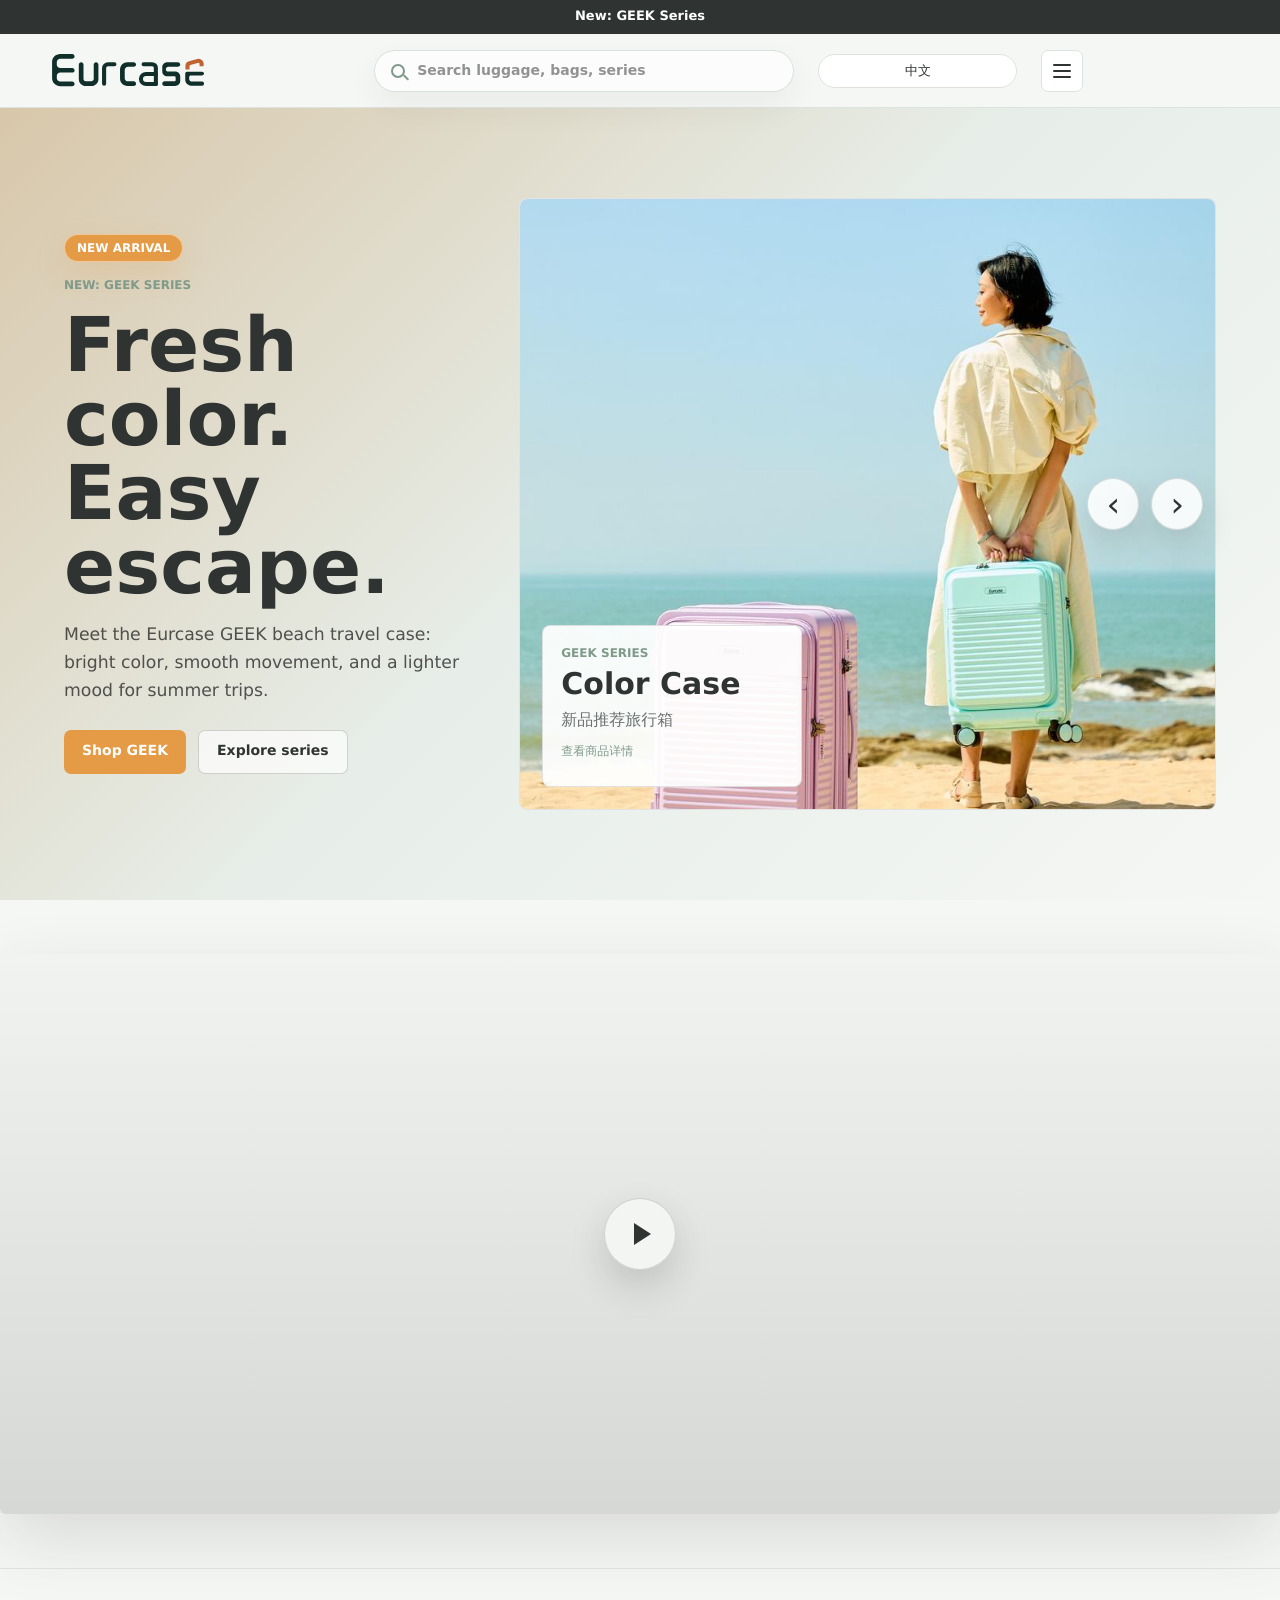
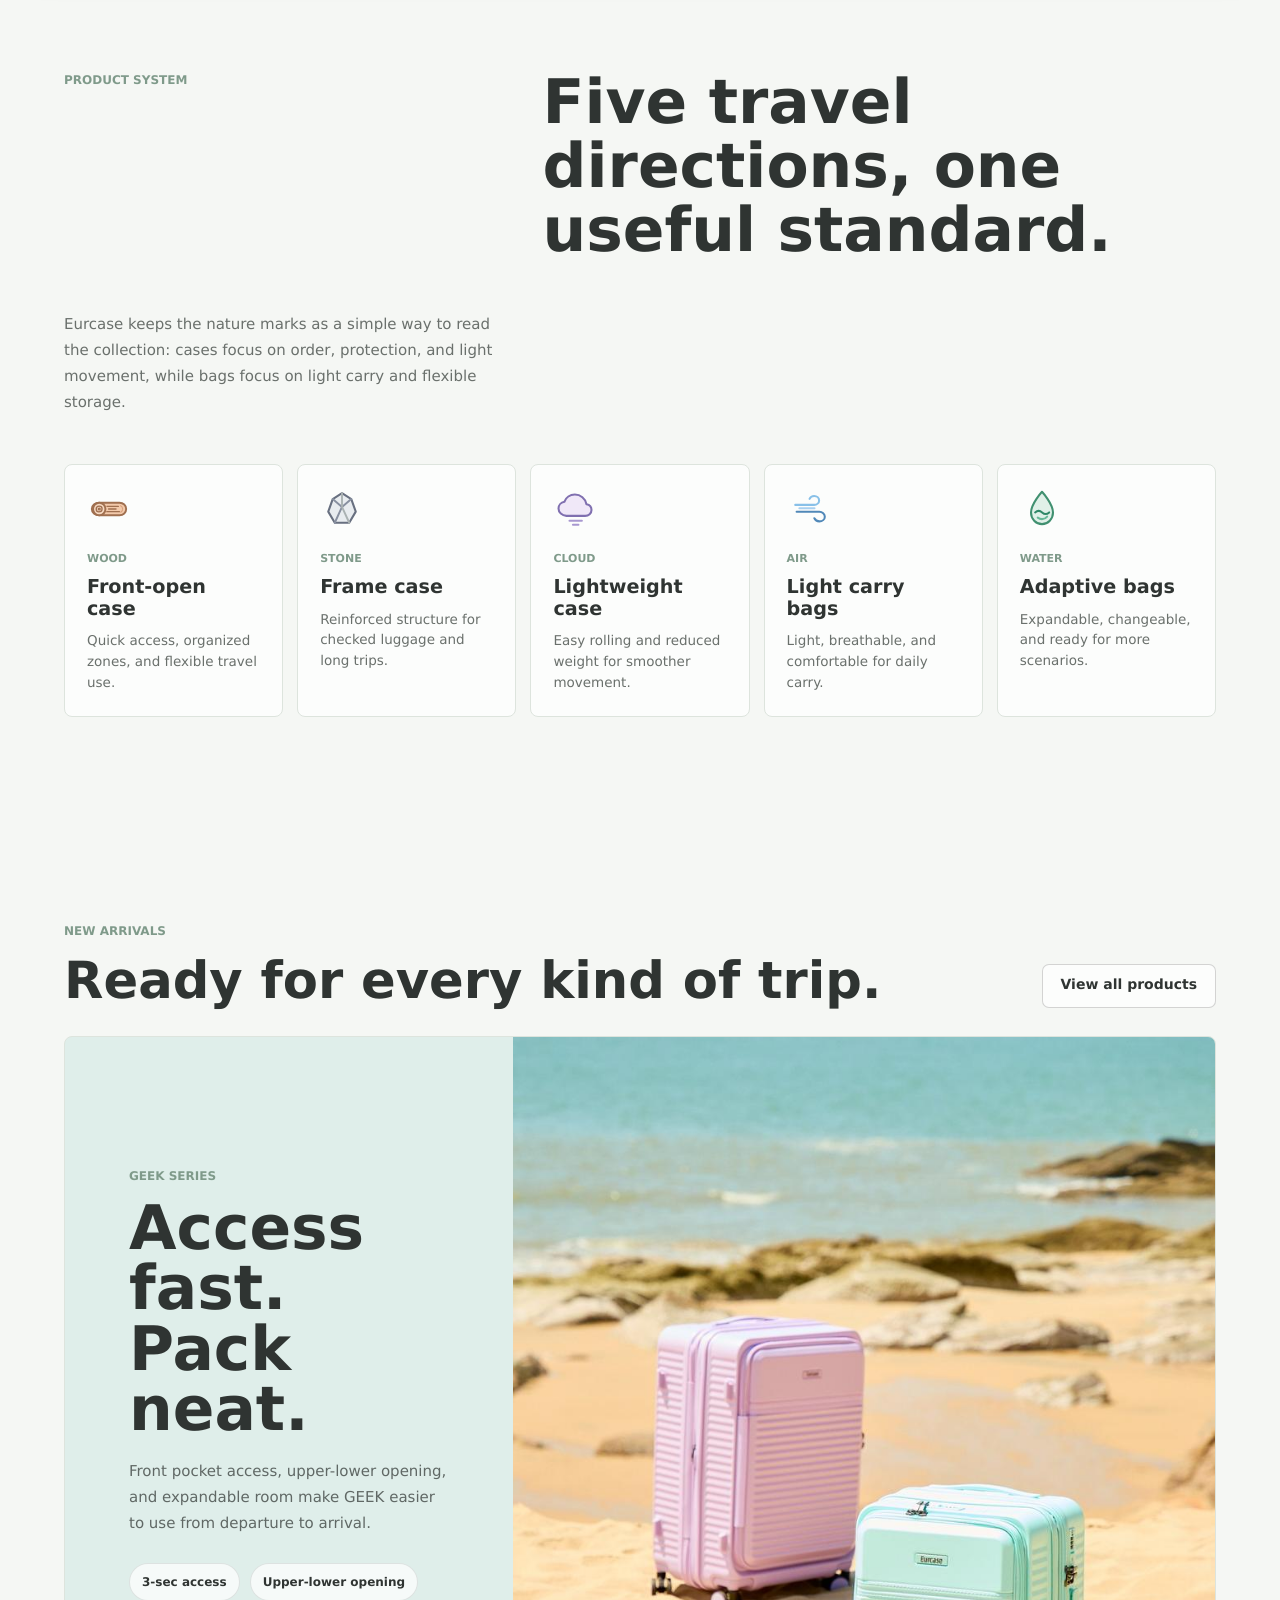
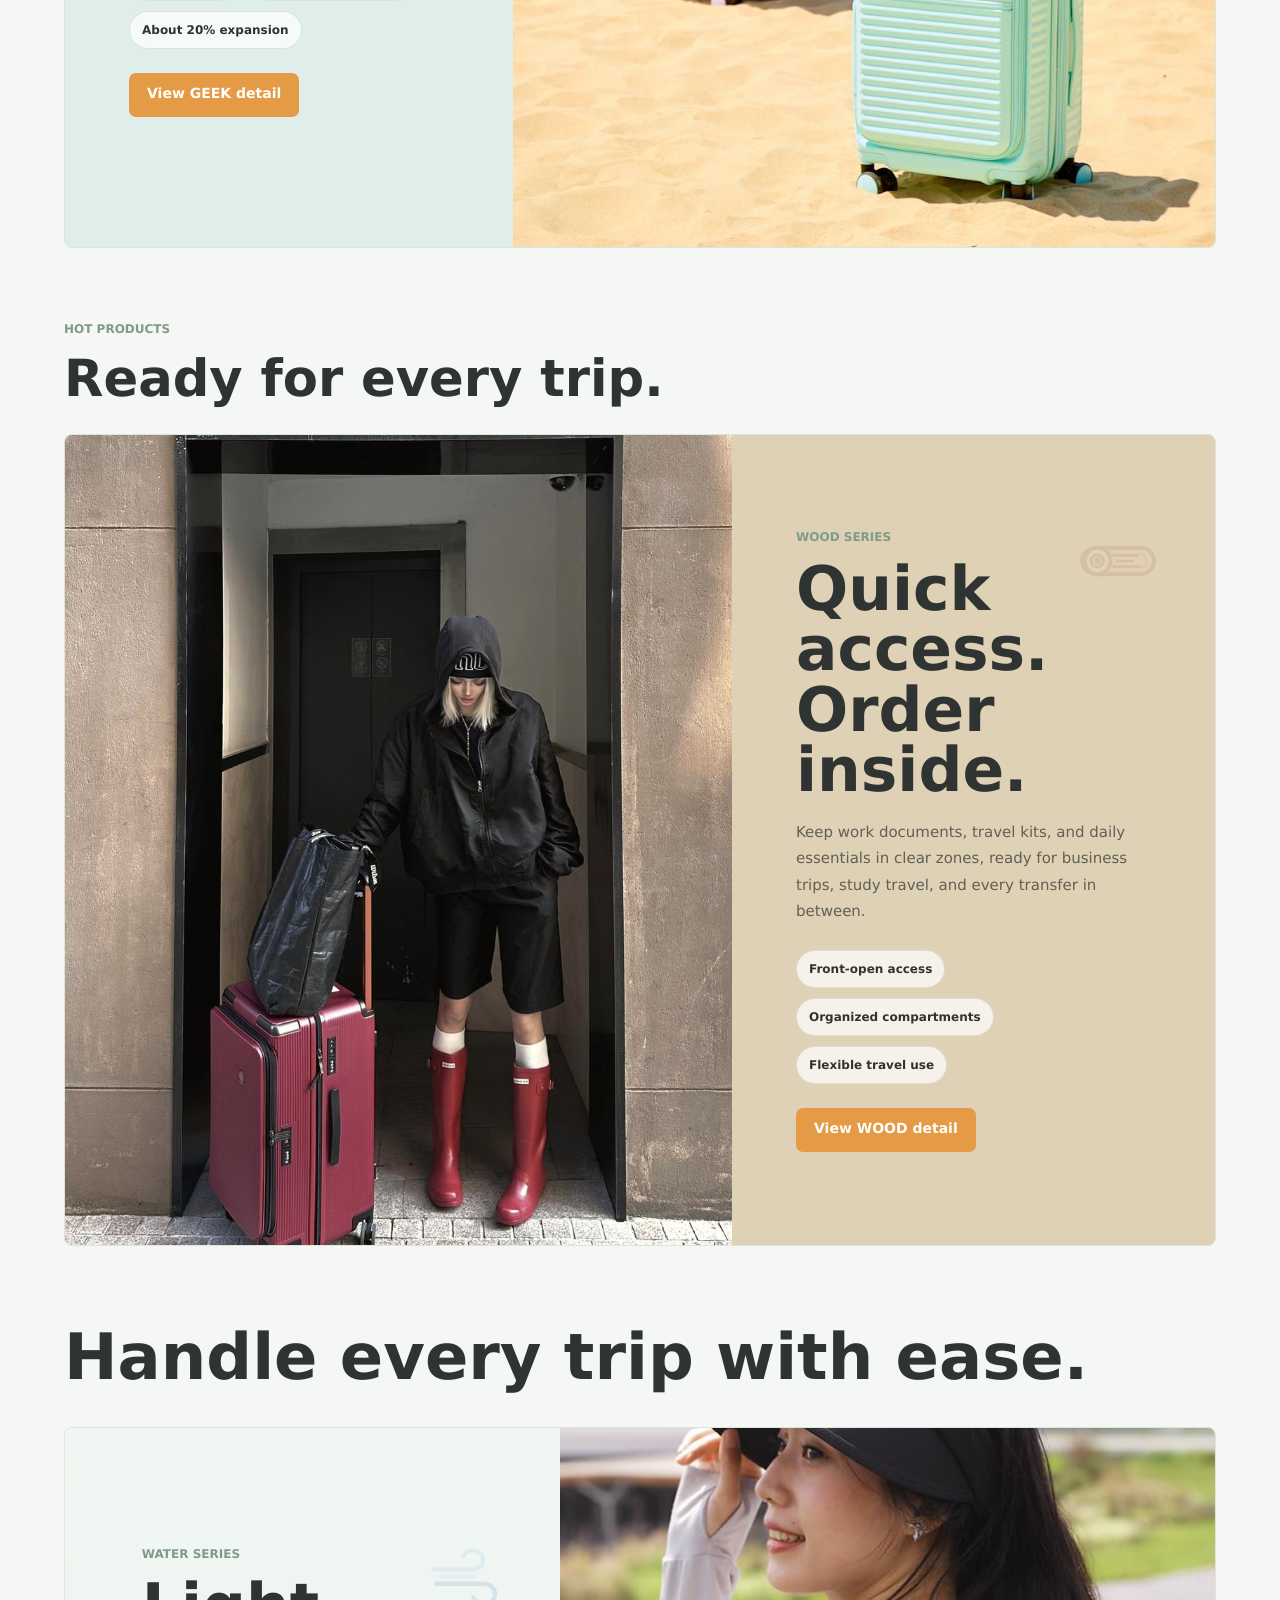
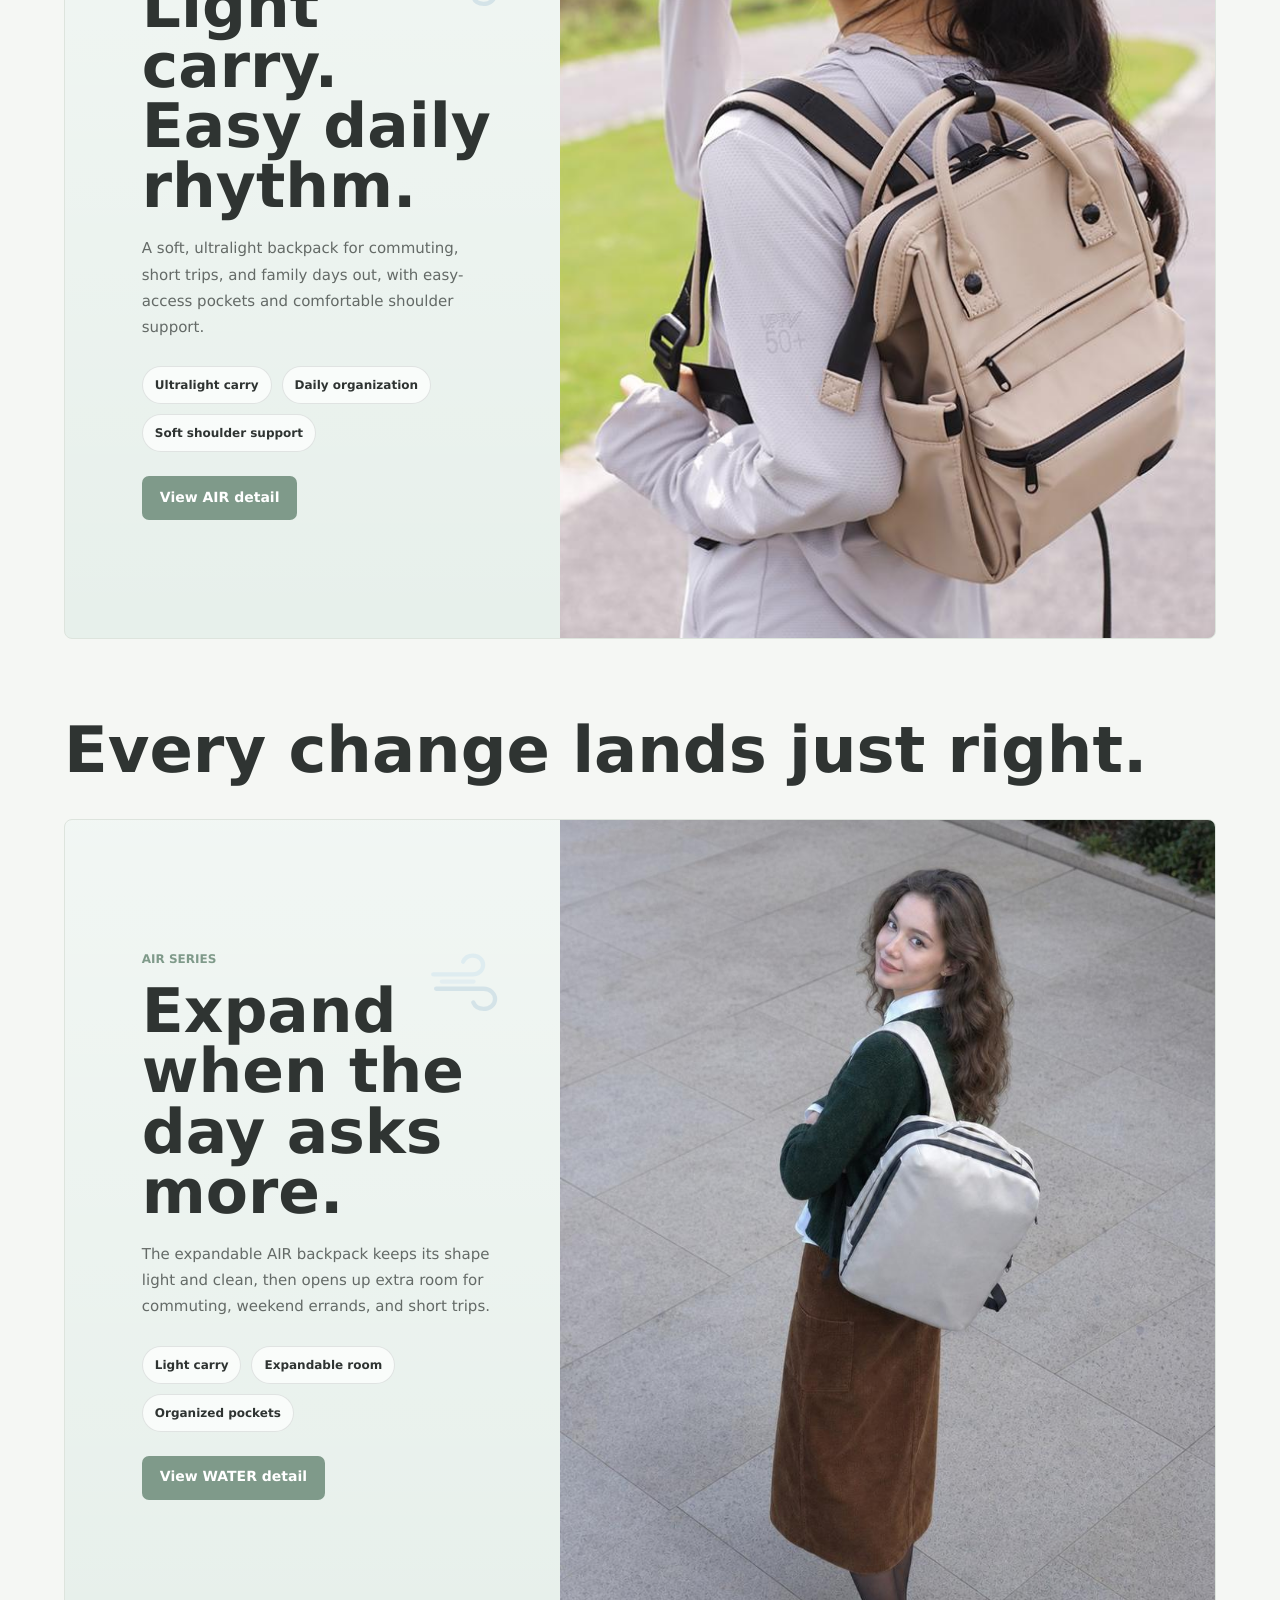
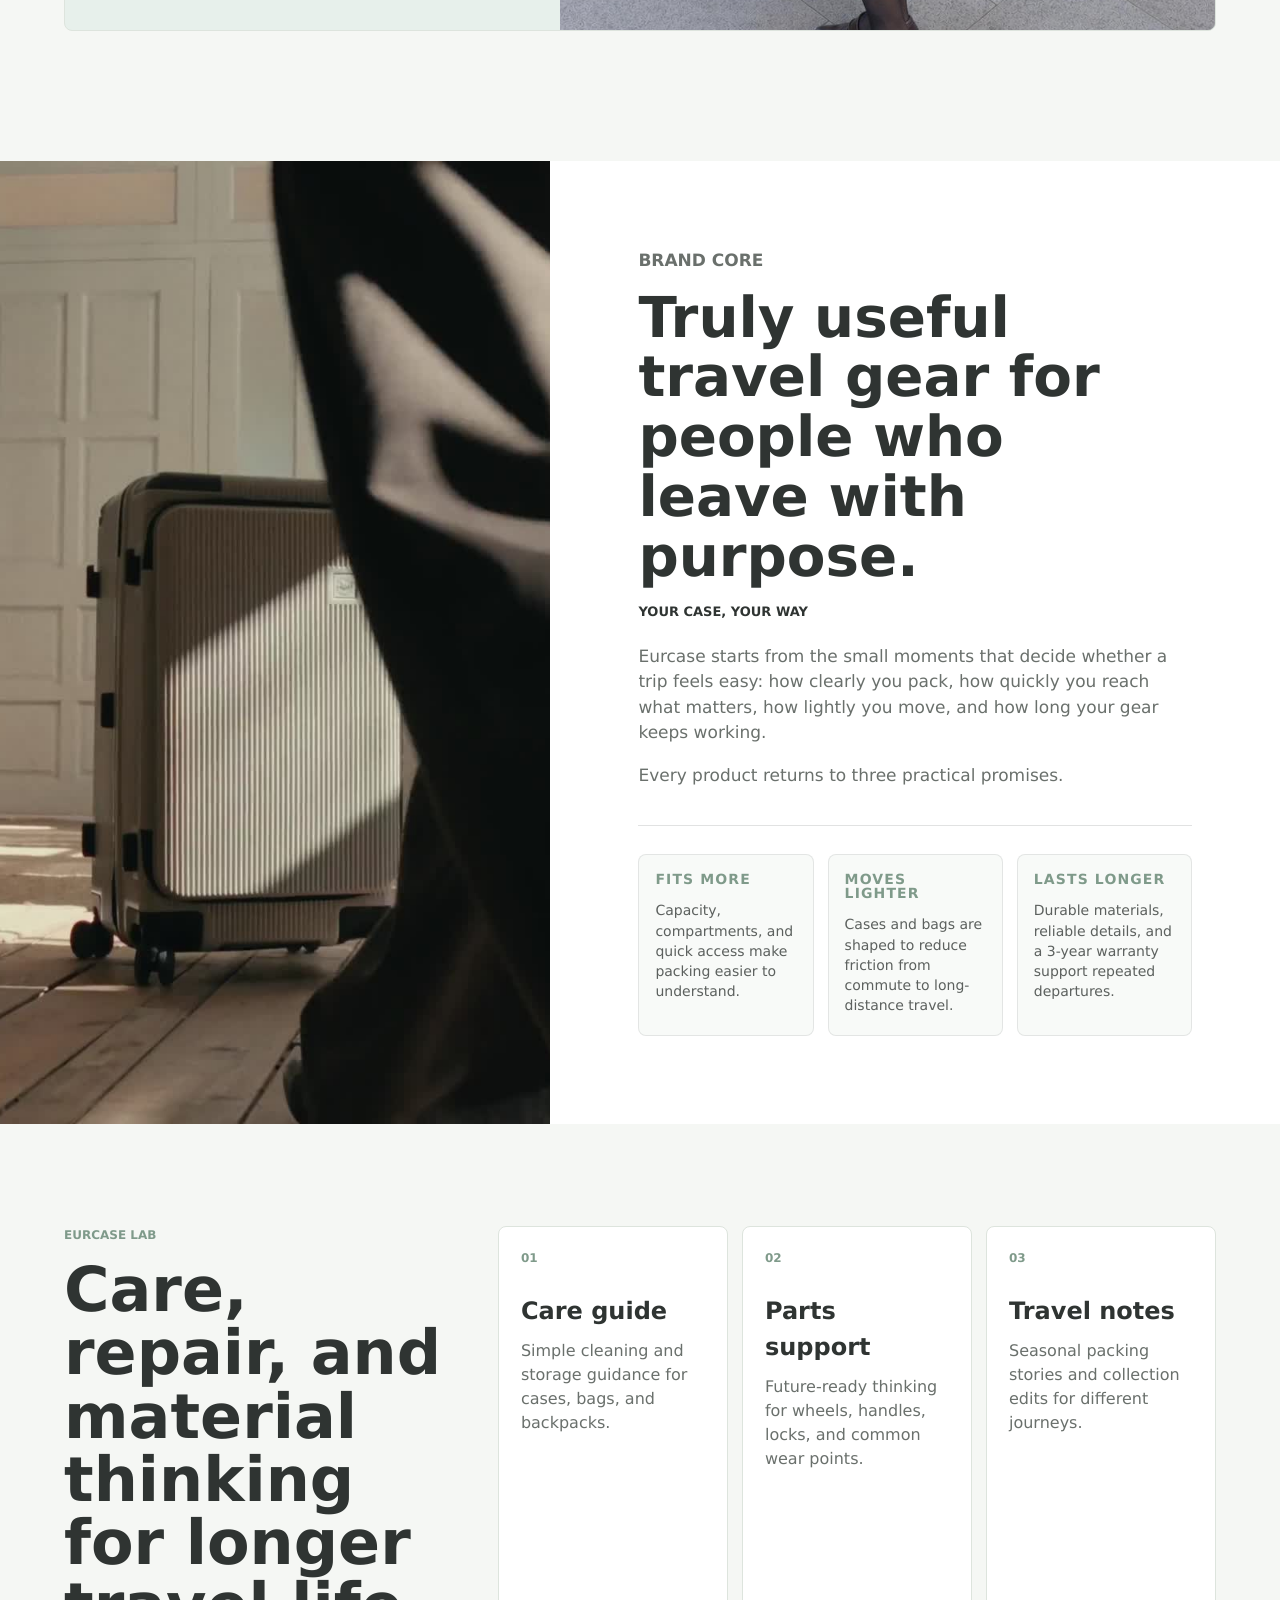
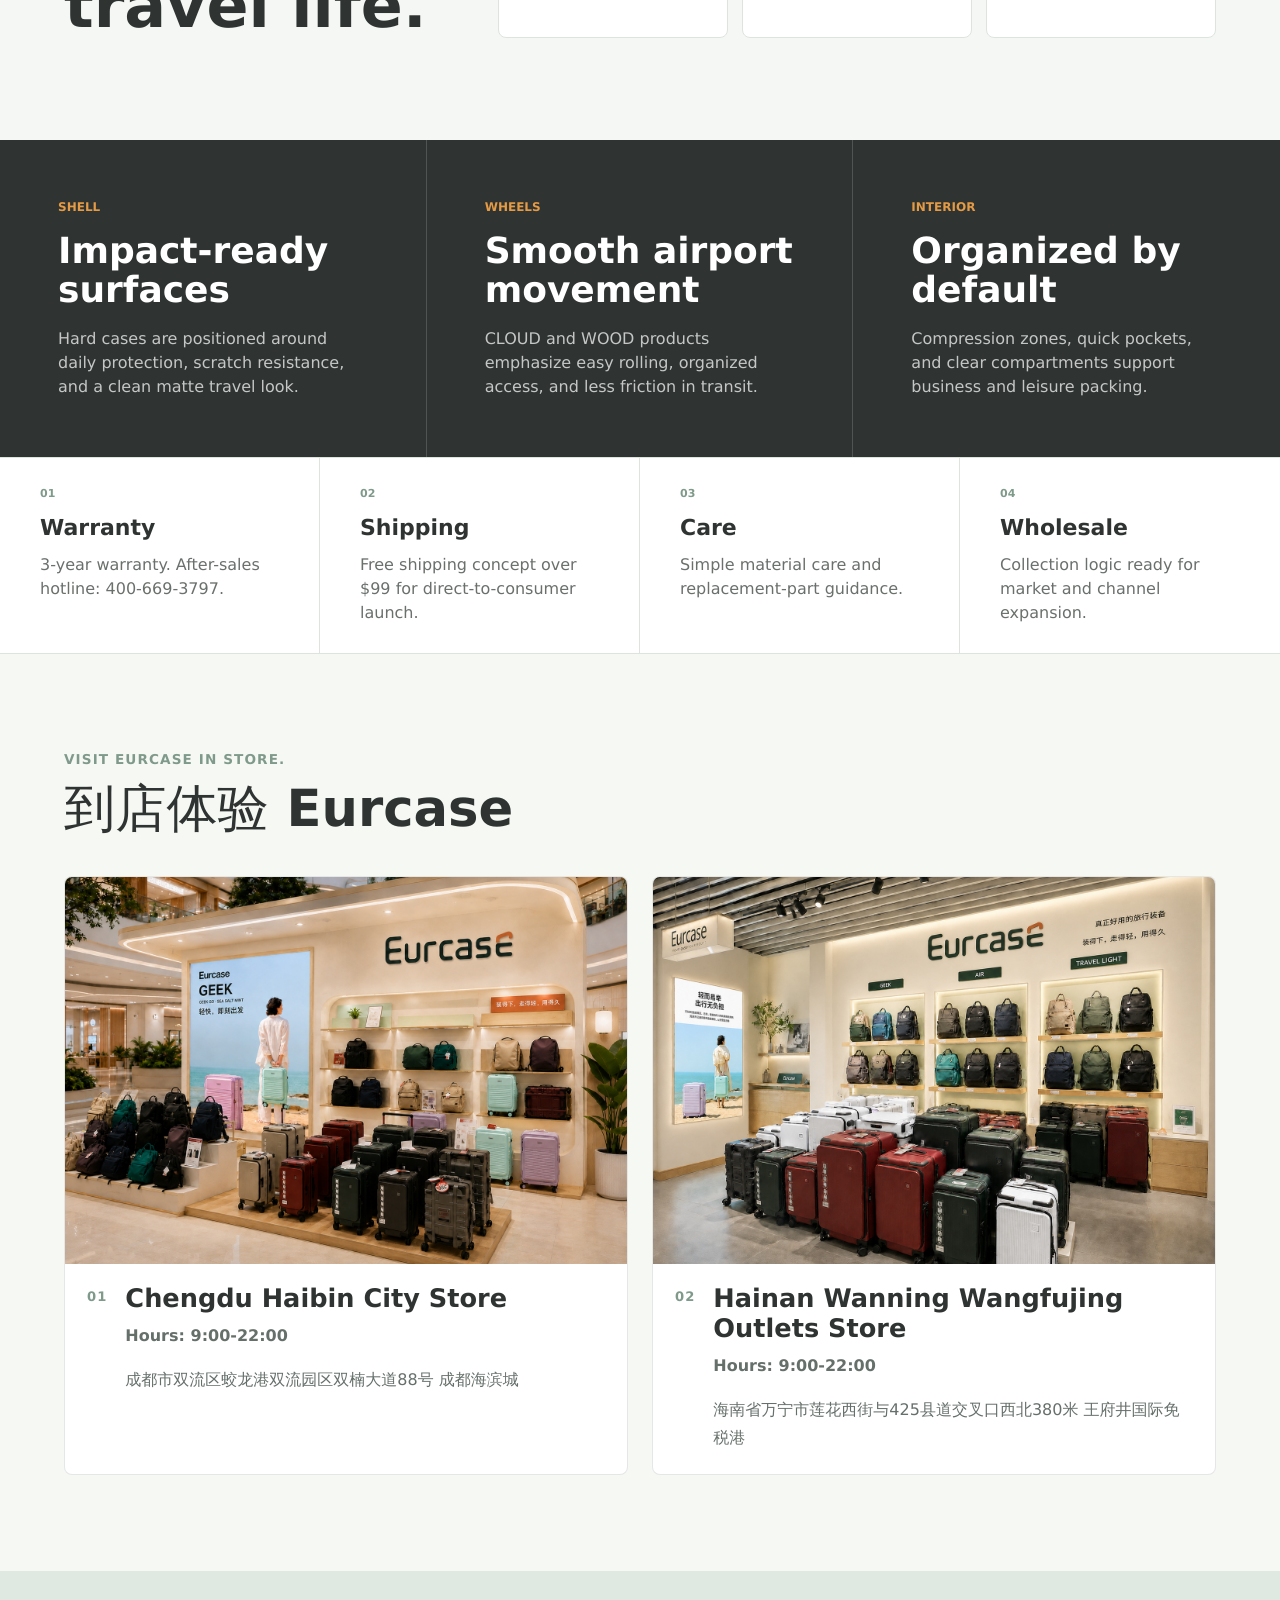
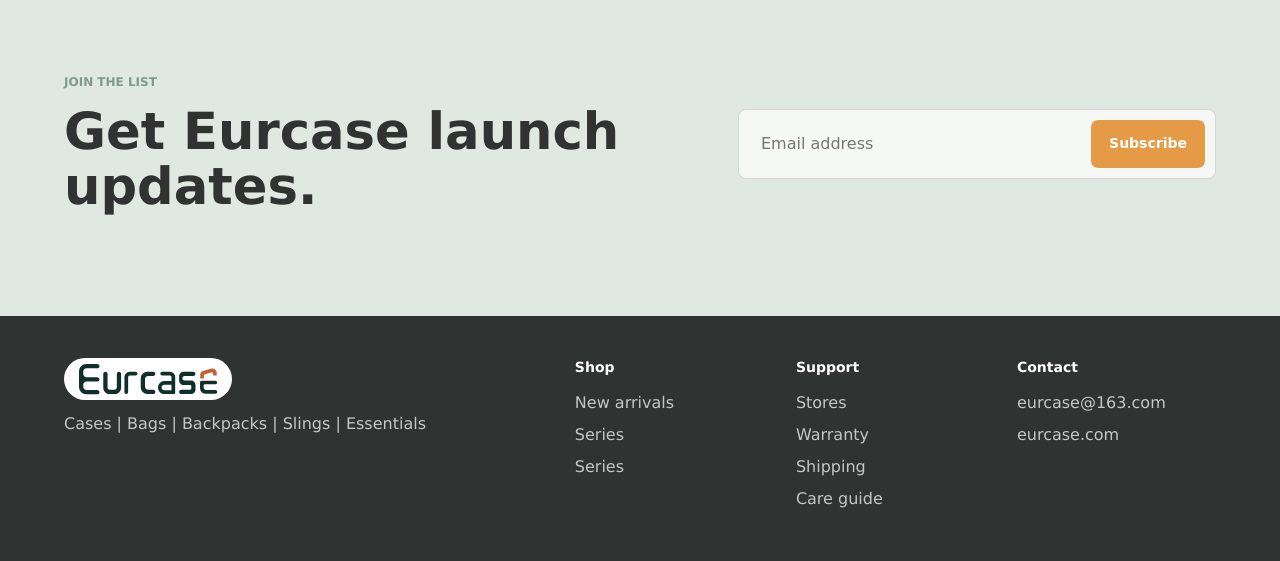
<file: index.html>
<!doctype html>
<html lang="en">
  <head>
    <meta charset="UTF-8" />
    <meta name="viewport" content="width=device-width, initial-scale=1.0" />
    <title>Eurcase | Travel Luggage</title>
    <meta name="description" content="Eurcase designs travel luggage and bags for ordered, effortless movement, from front-open cases to lightweight bags." />
    <link rel="canonical" href="https://eurcase.com/" />
    <link rel="alternate" hreflang="en" href="https://eurcase.com/" />
    <link rel="alternate" hreflang="zh-CN" href="https://eurcase.com/?lang=zh" />
    <link rel="stylesheet" href="./src/styles.css?v=mobile-logo-layout-20260826" />
  </head>
  <body>
    <div class="promo-bar">
      <span>New: GEEK Series</span>
    </div>

    <header class="site-header">
      <a class="brand" href="#top" aria-label="Eurcase home">
        <span class="brand-logo-frame">
          <img class="brand-logo-image" src="./assets/eurcase-wordmark-clean.svg" alt="Eurcase" />
        </span>
      </a>
      <form class="site-search" action="#products" role="search">
        <label class="sr-only" for="site-search-input">Search Eurcase</label>
        <span aria-hidden="true"></span>
        <input id="site-search-input" type="search" name="q" placeholder="Search luggage, bags, series" data-search-input />
      </form>
      <button class="language-toggle" type="button" data-lang-toggle aria-label="Switch language">中文</button>
      <button class="icon-button" type="button" aria-label="Open navigation" aria-expanded="false" data-menu-toggle>
        <span></span>
        <span></span>
        <span></span>
      </button>
      <nav class="menu-nav" aria-label="Primary navigation" data-menu-panel>
        <a href="#series">Cases</a>
        <a href="#air-light-backpack">Bags</a>
        <a href="#best-sellers">Best Sellers</a>
        <a href="#series">Series</a>
        <a href="#story">Brand Core</a>
        <a href="#stores">Stores</a>
        <a href="#care">Support</a>
      </nav>
    </header>

    <main>
      <section class="hero" id="top">
        <div class="hero-copy hero-carousel-copy">
          <div class="hero-copy-panel hero-copy-panel-geek is-active">
            <a class="launch-badge" href="./geek.html?lang=en&v=detail-display-fix-20260722">New Arrival</a>
            <p class="eyebrow">New: GEEK Series</p>
            <h1 class="split-title" data-split-title data-zh-lines="清新配色 即刻出发" data-en-title="Fresh color. Easy escape.">Fresh color. Easy escape.</h1>
            <p>
              Meet the Eurcase GEEK beach travel case: bright color, smooth movement, and a lighter mood for summer trips.
            </p>
            <div class="hero-actions">
              <a class="primary-action" href="./geek.html?lang=en&v=detail-display-fix-20260722">Shop GEEK</a>
              <a class="secondary-action" href="#series">Explore series</a>
            </div>
          </div>
          <div class="hero-copy-panel hero-copy-panel-wood">
            <p class="eyebrow">WOOD Series</p>
            <h1 class="split-title" data-split-title data-zh-lines="有序开合 轻松出发" data-en-title="Open neat. Move easy.">Open neat. Move easy.</h1>
            <p>
              Meet the Eurcase WOOD Front-open Case: organized access, warm utility, and practical compartments for work trips and easy departures.
            </p>
            <div class="hero-actions">
              <a class="primary-action" href="./wood.html?lang=en&v=detail-display-fix-20260722">Shop WOOD</a>
              <a class="secondary-action" href="#series">Shop by category</a>
            </div>
          </div>
          <div class="hero-copy-panel hero-copy-panel-stone">
            <p class="eyebrow">STONE Series</p>
            <h1>Built tough. Travel calm.</h1>
            <p>
              Meet the Eurcase STONE Frame Case: reinforced protection, secure corners, and a confident hard-shell build for demanding routes.
            </p>
            <div class="hero-actions">
              <a class="primary-action" href="./stone.html?lang=en&v=stone-redesign-20260723">Shop STONE</a>
              <a class="secondary-action" href="#series">Explore series</a>
            </div>
          </div>
          <div class="hero-dots" aria-label="Featured product slides">
            <i class="active"></i>
            <i></i>
            <i></i>
          </div>
        </div>
        <div class="hero-product" aria-label="View Eurcase featured luggage">
          <span class="hero-slide hero-slide-geek is-active">
            <a class="hero-slide-link" href="./geek.html?lang=en&v=detail-display-fix-20260722" aria-label="View GEEK Series product detail"></a>
            <img decoding="async"  srcset="./assets/mobile/geek-carousel-person-0117-20260721-mobile.jpg 820w, ./assets/geek-carousel-person-0117-20260721.jpg 1440w" sizes="(max-width: 820px) 100vw, 50vw" src="./assets/geek-carousel-person-0117-20260721.jpg?v=carousel-person-0117-20260721" alt="Eurcase GEEK colorful beach travel case" />
            <span class="hero-product-card">
              <span>GEEK Series</span>
              <h2>Color Case</h2>
              <p>新品推荐旅行箱</p>
              <span class="hero-card-link">查看商品详情</span>
            </span>
          </span>
          <span class="hero-slide hero-slide-wood">
            <a class="hero-slide-link" href="./wood.html?lang=en&v=detail-display-fix-20260722" aria-label="View WOOD Series product detail"></a>
            <img decoding="async"  srcset="./assets/mobile/hero-1-access-mobile.jpg 820w, ./assets/hero-1-access.jpg 1440w" sizes="(max-width: 820px) 100vw, 50vw" src="./assets/hero-1-access.jpg" alt="Eurcase WOOD front-open luggage collection" />
            <span class="hero-product-card">
              <span>WOOD Series</span>
              <h2>Front-open Case</h2>
              <p>&#24555;&#21462;&#21069;&#24320;&#26053;&#34892;&#31665;</p>
            </span>
          </span>
          <span class="hero-slide hero-slide-stone">
            <a class="hero-slide-link" href="./stone.html?lang=en&v=stone-redesign-20260723" aria-label="View STONE Series product detail"></a>
            <img decoding="async"  srcset="./assets/mobile/hero-2-stone-mobile.jpg 820w, ./assets/hero-2-stone.jpg 1440w" sizes="(max-width: 820px) 100vw, 50vw" src="./assets/hero-2-stone.jpg" alt="Eurcase STONE protective frame luggage" />
            <span class="hero-product-card">
              <span>STONE Series</span>
              <h2>Frame Case</h2>
              <p>&#22362;&#22266;&#38450;&#25252;&#38109;&#26694;&#31665;</p>
            </span>
          </span>
        </div>
        <div class="hero-controls" aria-label="Hero image controls">
          <button class="hero-control hero-control-prev" type="button" aria-label="Previous hero image">&#8249;</button>
          <button class="hero-control hero-control-next" type="button" aria-label="Next hero image">&#8250;</button>
        </div>
      </section>

      <section class="series-video-section" id="series-stories" aria-label="Featured series video">
        <div class="series-video-frame" data-video-frame>
          <img decoding="async" class="series-video series-video-poster"  srcset="./assets/mobile/series-stories-poster-mobile.jpg 820w, ./assets/series-stories-poster.jpg 1440w" sizes="(max-width: 820px) 100vw, 50vw" src="./assets/series-stories-poster.jpg?v=video-fast-start-20260717" data-video-key="series-stories" alt="Eurcase brand film cover" />
          <button class="series-video-play" type="button" data-video-play aria-label="Play Eurcase brand video">
            <span></span>
          </button>
        </div>
        <div class="series-video-copy">
          <p class="section-kicker">Eurcase in motion</p>
          <h2>Move lighter through every kind of trip.</h2>
          <a class="secondary-action" href="#best-sellers">Explore the collection</a>
        </div>
      </section>

      <section class="section nature-system" id="series" aria-label="Eurcase nature element design system">
        <div class="nature-system-heading">
          <p class="section-kicker">Product system</p>
          <h2>Five travel directions, one useful standard.</h2>
          <p>
            Eurcase keeps the nature marks as a simple way to read the collection: cases focus on order, protection, and light movement, while bags focus on light carry and flexible storage.
          </p>
        </div>
        <div class="nature-series-grid">
          <a class="nature-series-card" href="./wood.html?lang=en&v=detail-display-fix-20260722">
            <img loading="lazy" decoding="async" class="series-icon" src="./assets/nature-icons-apple-system/wood-color.svg?v=wood-icon-20260731" alt="" />
            <span>WOOD</span>
            <h3>Front-open case</h3>
            <p>Quick access, organized zones, and flexible travel use.</p>
          </a>
          <a class="nature-series-card" href="./stone.html?lang=en&v=stone-redesign-20260723">
            <img loading="lazy" decoding="async" class="series-icon" src="./assets/nature-icons-apple-system/stone-color.svg?v=icon-colors-20260706" alt="" />
            <span>STONE</span>
            <h3>Frame case</h3>
            <p>Reinforced structure for checked luggage and long trips.</p>
          </a>
          <a class="nature-series-card" href="./geek.html?lang=en&v=video-no-sniff-20260724">
            <img loading="lazy" decoding="async" class="series-icon" src="./assets/nature-icons-apple-system/cloud-color.svg?v=icon-colors-20260706" alt="" />
            <span>CLOUD</span>
            <h3>Lightweight case</h3>
            <p>Easy rolling and reduced weight for smoother movement.</p>
          </a>
          <a class="nature-series-card" href="./air.html?lang=en&v=detail-display-fix-20260722">
            <img loading="lazy" decoding="async" class="series-icon" src="./assets/nature-icons-apple-system/air-color.svg?v=icon-colors-20260706" alt="" />
            <span>AIR</span>
            <h3>Light carry bags</h3>
            <p>Light, breathable, and comfortable for daily carry.</p>
          </a>
          <a class="nature-series-card" href="#top">
            <img loading="lazy" decoding="async" class="series-icon" src="./assets/nature-icons-apple-system/water-color.svg?v=icon-colors-20260706" alt="" />
            <span>WATER</span>
            <h3>Adaptive bags</h3>
            <p>Expandable, changeable, and ready for more scenarios.</p>
          </a>
        </div>
      </section>

      <section class="section product-section" id="products">
        <div class="section-heading">
          <div>
            <p class="section-kicker">New Arrivals</p>
            <h2>Ready for every kind of trip.</h2>
          </div>
          <a class="text-link" href="#contact">View all products</a>
        </div>
        <section class="new-arrival-screen" id="new-arrivals" aria-label="New arrival feature">
          <div class="new-arrival-copy">
            <p class="section-kicker">GEEK Series</p>
            <h2 class="split-title" data-split-title data-zh-lines="3秒取物|有序出发。" data-en-title="Access fast. Pack neat.">Access fast. Pack neat.</h2>
            <p>
              Front pocket access, upper-lower opening, and expandable room make GEEK easier to use from departure to arrival.
            </p>
            <div class="new-arrival-points" aria-label="GEEK key features">
              <span>3-sec access</span>
              <span>Upper-lower opening</span>
              <span>About 20% expansion</span>
            </div>
            <div class="hero-actions">
              <a class="primary-action" href="./geek.html?lang=en&v=detail-display-fix-20260722">View GEEK detail</a>
            </div>
          </div>
          <div class="new-arrival-media">
            <img loading="lazy" decoding="async"  srcset="./assets/mobile/geek-beach-cases-new-arrival-20260721-mobile.jpg 820w, ./assets/geek-beach-cases-new-arrival-20260721.jpg 1440w" sizes="(max-width: 820px) 100vw, 50vw" src="./assets/geek-beach-cases-new-arrival-20260721.jpg?v=carousel-refresh-20260721" alt="Eurcase GEEK new arrival beach travel case" />
          </div>
        </section>
        <div class="section-heading product-subheading" id="best-sellers">
          <div>
            <p class="section-kicker">Hot products</p>
            <h2>Ready for every trip.</h2>
          </div>
        </div>
        <section class="hot-product-screen hot-product-wood" id="wood-hot-product" aria-label="WOOD hot product feature">
          <div class="hot-product-media">
            <img loading="lazy" decoding="async"  srcset="./assets/mobile/wood-red-lifestyle-warm-20260721-mobile.jpg 820w, ./assets/wood-red-lifestyle-warm-20260721.jpg 1440w" sizes="(max-width: 820px) 100vw, 50vw" src="./assets/wood-red-lifestyle-warm-20260721.jpg" alt="Eurcase WOOD red front-open suitcase lifestyle scene" />
          </div>
          <div class="hot-product-copy">
            <p class="section-kicker">WOOD Series</p>
            <h2 class="split-title" data-split-title data-zh-lines="前开快取|有序收纳。" data-en-title="Quick access. Order inside.">Quick access. Order inside.</h2>
            <p>
              Keep work documents, travel kits, and daily essentials in clear zones, ready for business trips, study travel, and every transfer in between.
            </p>
            <div class="new-arrival-points" aria-label="WOOD key features">
              <span>Front-open access</span>
              <span>Organized compartments</span>
              <span>Flexible travel use</span>
            </div>
            <div class="hero-actions">
              <a class="primary-action" href="./wood.html?lang=en&v=detail-display-fix-20260722">View WOOD detail</a>
            </div>
          </div>
        </section>
        <div class="product-transition-heading">
          <h2>Handle every trip with ease.</h2>
        </div>
        <section class="hot-product-screen hot-product-backpack" id="air-light-backpack" aria-label="AIR ultralight backpack feature">
          <div class="hot-product-copy">
            <p class="section-kicker">WATER Series</p>
            <h2 class="split-title" data-split-title data-zh-lines="轻盈背负|从容日常。" data-en-title="Light carry. Easy daily rhythm.">Light carry. Easy daily rhythm.</h2>
            <p>
              A soft, ultralight backpack for commuting, short trips, and family days out, with easy-access pockets and comfortable shoulder support.
            </p>
            <div class="new-arrival-points" aria-label="AIR backpack key features">
              <span>Ultralight carry</span>
              <span>Daily organization</span>
              <span>Soft shoulder support</span>
            </div>
            <div class="hero-actions">
              <a class="primary-action" href="./air.html?lang=en&v=detail-display-fix-20260722">View AIR detail</a>
            </div>
          </div>
          <div class="hot-product-media">
            <img loading="lazy" decoding="async"  srcset="./assets/mobile/backpack/air-light-backpack-lifestyle-mobile.jpg 820w, ./assets/backpack/air-light-backpack-lifestyle.jpg 1440w" sizes="(max-width: 820px) 100vw, 50vw" src="./assets/backpack/air-light-backpack-lifestyle.jpg" alt="Eurcase AIR ultralight backpack lifestyle scene" />
          </div>
        </section>
        <div class="product-transition-heading">
          <h2>Every change lands just right.</h2>
        </div>
        <section class="hot-product-screen hot-product-backpack hot-product-placeholder" id="air-light-backpack-extra" aria-label="AIR extra backpack feature placeholder">
          <div class="hot-product-copy">
            <p class="section-kicker">AIR Series</p>
            <h2 class="split-title" data-split-title data-zh-lines="随行扩容|从容多装" data-en-title="Expand when the day asks more.">Expand when the day asks more.</h2>
            <p>
              The expandable AIR backpack keeps its shape light and clean, then opens up extra room for commuting, weekend errands, and short trips.
            </p>
            <div class="new-arrival-points" aria-label="AIR placeholder key features">
              <span>Light carry</span>
              <span>Expandable room</span>
              <span>Organized pockets</span>
            </div>
            <div class="hero-actions">
              <a class="primary-action" href="./air-expandable.html?lang=en&v=water-expandable-detail-20260727">View WATER detail</a>
            </div>
          </div>
          <div class="hot-product-media">
            <img loading="lazy" decoding="async"  srcset="./assets/mobile/backpack/air-expandable-backpack-lifestyle-mobile.jpg 820w, ./assets/backpack/air-expandable-backpack-lifestyle.jpg 1440w" sizes="(max-width: 820px) 100vw, 50vw" src="./assets/backpack/air-expandable-backpack-lifestyle.jpg" alt="Eurcase AIR expandable backpack lifestyle scene" />
          </div>
        </section>
      </section>

      <section class="brand-story" id="story">
        <div class="story-media">
          <img src="./assets/series-stories-poster.jpg" alt="Eurcase brand philosophy film still" />
        </div>
        <div class="story-copy">
          <p class="section-kicker">Brand Core</p>
          <h2>Truly useful travel gear for people who leave with purpose.</h2>
          <p class="story-signature">YOUR CASE, YOUR WAY</p>
          <p>
            Eurcase starts from the small moments that decide whether a trip feels easy: how clearly you pack, how quickly you reach what matters, how lightly you move, and how long your gear keeps working.
          </p>
          <p>
            Every product returns to three practical promises.
          </p>
          <div class="story-stats">
            <div>
              <strong>Fits more</strong>
              <span>Capacity, compartments, and quick access make packing easier to understand.</span>
            </div>
            <div>
              <strong>Moves lighter</strong>
              <span>Cases and bags are shaped to reduce friction from commute to long-distance travel.</span>
            </div>
            <div>
              <strong>Lasts longer</strong>
              <span>Durable materials, reliable details, and a 3-year warranty support repeated departures.</span>
            </div>
          </div>
        </div>
      </section>

      <section class="journal-strip" aria-label="Brand projects">
        <div>
          <p class="section-kicker">Eurcase Lab</p>
          <h2>Care, repair, and material thinking for longer travel life.</h2>
        </div>
        <div class="journal-cards">
          <article>
            <span>01</span>
            <h3>Care guide</h3>
            <p>Simple cleaning and storage guidance for cases, bags, and backpacks.</p>
          </article>
          <article>
            <span>02</span>
            <h3>Parts support</h3>
            <p>Future-ready thinking for wheels, handles, locks, and common wear points.</p>
          </article>
          <article>
            <span>03</span>
            <h3>Travel notes</h3>
            <p>Seasonal packing stories and collection edits for different journeys.</p>
          </article>
        </div>
      </section>

      <section class="detail-grid" aria-label="Product details">
        <div>
          <span>Shell</span>
          <h3>Impact-ready surfaces</h3>
          <p>Hard cases are positioned around daily protection, scratch resistance, and a clean matte travel look.</p>
        </div>
        <div>
          <span>Wheels</span>
          <h3>Smooth airport movement</h3>
          <p>CLOUD and WOOD products emphasize easy rolling, organized access, and less friction in transit.</p>
        </div>
        <div>
          <span>Interior</span>
          <h3>Organized by default</h3>
          <p>Compression zones, quick pockets, and clear compartments support business and leisure packing.</p>
        </div>
      </section>

      <section class="support-strip" id="care" aria-label="Customer support">
        <div>
          <span>01</span>
          <h3>Warranty</h3>
          <p>3-year warranty. After-sales hotline: 400-669-3797.</p>
        </div>
        <div>
          <span>02</span>
          <h3>Shipping</h3>
          <p>Free shipping concept over $99 for direct-to-consumer launch.</p>
        </div>
        <div>
          <span>03</span>
          <h3>Care</h3>
          <p>Simple material care and replacement-part guidance.</p>
        </div>
        <div>
          <span>04</span>
          <h3>Wholesale</h3>
          <p>Collection logic ready for market and channel expansion.</p>
        </div>
      </section>

      <section class="stores-section" id="stores">
  <div class="section-label" data-zh="线下门店" data-en="Stores">线下门店</div>
  <div class="section-heading store-section-heading">
    <h2 data-zh="到店体验 Eurcase" data-en="Visit Eurcase in store">到店体验 Eurcase</h2>
  </div>
  <div class="store-grid">
    <article class="store-card">
      <img class="store-photo" src="assets/store-chengdu-haibincheng-1.png" alt="Eurcase 成都海滨城店" loading="lazy">
      <div class="store-copy">
        <span class="store-index">01</span>
        <h3 data-zh="成都海滨城店" data-en="Chengdu Haibincheng Store">成都海滨城店</h3>
        <p class="store-hours" data-zh="营业时间：9:00-22:00" data-en="Hours: 9:00-22:00">营业时间：9:00-22:00</p>
        <p class="store-address" data-zh="成都市双流区蛟龙港双流园区双楠大道88号 成都海滨城" data-en="No. 88 Shuangnan Avenue, Jiaolong Port Shuangliu Park, Shuangliu District, Chengdu">成都市双流区蛟龙港双流园区双楠大道88号 成都海滨城</p>
      </div>
    </article>
    <article class="store-card">
      <img class="store-photo" src="assets/store-haikou-wangfujing-outlets.png" alt="Eurcase 海南万宁王府井奥特莱斯店" loading="lazy">
      <div class="store-copy">
        <span class="store-index">02</span>
        <h3 data-zh="海南万宁王府井奥特莱斯店" data-en="Hainan Wanning Wangfujing Outlets Store">海南万宁王府井奥特莱斯店</h3>
        <p class="store-hours" data-zh="营业时间：9:00-22:00" data-en="Hours: 9:00-22:00">营业时间：9:00-22:00</p>
        <p class="store-address" data-zh="海南省万宁市莲花西街与425县道交叉口西北380米 王府井国际免税港" data-en="Wangfujing International Duty Free Port, 380m northwest of Lianhua West Street and County Road 425, Wanning, Hainan">海南省万宁市莲花西街与425县道交叉口西北380米 王府井国际免税港</p>
      </div>
    </article>
  </div>
</section>

      <section class="newsletter" id="contact">
        <div>
          <p class="section-kicker">Join the list</p>
          <h2>Get Eurcase launch updates.</h2>
        </div>
        <form>
          <input type="email" placeholder="Email address" aria-label="Email address" />
          <button type="button">Subscribe</button>
        </form>
      </section>
    </main>

    <footer class="footer">
      <div>
        <a class="brand footer-brand" href="#top">
          <span class="brand-logo-frame">
            <img class="brand-logo-image" src="./assets/eurcase-wordmark-clean.svg" alt="Eurcase" />
          </span>
        </a>
        <p>Cases | Bags | Backpacks | Slings | Essentials</p>
      </div>
      <div class="footer-columns">
        <div>
          <h3>Shop</h3>
          <a href="#products">New arrivals</a>
          <a href="#series">Series</a>
          <a href="#series">Series</a>
        </div>
        <div>
          <h3>Support</h3>
          <a href="#stores">Stores</a>
          <a href="#care">Warranty</a>
          <a href="#care">Shipping</a>
          <a href="#care">Care guide</a>
        </div>
        <div>
          <h3>Contact</h3>
          <a href="mailto:eurcase@163.com">eurcase@163.com</a>
          <a href="https://eurcase.com">eurcase.com</a>
        </div>
      </div>
    </footer>
    <script>
      const translations = [
        ["New: GEEK Series", "新品推荐：GEEK系列"],
        ["Free shipping concept over $99", "满 $99 免运方案"],
        ["Wholesale inquiry now open", "批发合作咨询开放中"],
        ["Cases", "旅行箱"],
        ["Bags", "旅行包"],
        ["Best Sellers", "热卖产品"],
        ["Series", "系列"],
        ["Story", "品牌核心"],
        ["Brand Core", "品牌核心"],
        ["Stores", "门店"],
        ["Support", "支持"],
        ["Search", "搜索"],
        ["Account", "账户"],
        ["Cart 0", "购物车 0"],
        ["WOOD Series", "WOOD系列"],
        ["Open neat. Move easy.", "有序开合 轻松出发"],
        [
          "Meet the Eurcase WOOD Front-open Case: organized access, warm utility, and practical compartments for work trips and easy departures.",
          "Eurcase WOOD前开箱采用可变结构、多开快取与有序分区设计，在商务短途和出国旅行游学之间自由切换。"
        ],
        ["Shop WOOD", "选购 WOOD"],
        ["Shop by category", "按品类选购"],
        ["STONE Series", "STONE系列"],
        ["Built tough. Travel calm.", "坚固防护 安心远行"],
        [
          "Meet the Eurcase STONE Frame Case: reinforced protection, secure corners, and a confident hard-shell build for demanding routes.",
          "Eurcase STONE防护箱强化箱体结构与边角保护，适合托运、长途和高频出行。"
        ],
        ["Shop STONE", "选购 STONE"],
        ["Explore series", "查看系列"],
        ["Fresh color. Easy escape.", "清新配色 即刻出发"],
        ["Access fast. Pack neat.", "3秒取物，有序出发。"],
        ["New Arrival", "新品上市"],
        [
          "Meet the Eurcase GEEK beach travel case: bright color, smooth movement, and a lighter mood for summer trips.",
          "Eurcase GEEK新品旅行箱以明亮配色与顺滑移动体验，适合海边度假、周末短途和轻松出游。"
        ],
        ["Shop GEEK", "选购 GEEK"],
        ["Eurcase in motion", "Eurcase 动态影像"],
        ["Move lighter through every kind of trip.", "轻松移动，适合每一种旅程。"],
        ["Explore the collection", "探索产品系列"],
        ["Product system", "产品体系"],
        ["Five travel directions, one useful standard.", "五种出行方向，一个好用标准。"],
        [
          "Eurcase keeps the nature marks as a simple way to read the collection: cases focus on order, protection, and light movement, while bags focus on light carry and flexible storage.",
          "Eurcase 保留自然元素作为清晰的产品识别：旅行箱关注有序、防护与轻量推行；包袋关注轻装背负与灵活收纳。"
        ],
        ["Front-open case", "前开旅行箱"],
        ["Quick access, organized zones, and flexible travel use.", "快取、有序分区，适合多场景切换。"],
        ["Frame case", "硬框旅行箱"],
        ["Reinforced structure for checked luggage and long trips.", "强化结构，适合托运和长途出行。"],
        ["Light carry bags", "轻装包袋"],
        ["Light, breathable, and comfortable for daily carry.", "轻便、透气，适合日常背负。"],
        ["Lightweight case", "超轻旅行箱"],
        ["Easy rolling and reduced weight for smoother movement.", "轻量好推，减少移动负担。"],
        ["Adaptive bags", "多变包袋"],
        ["Expandable, changeable, and ready for more scenarios.", "扩容可变，适合多场景收纳。"],
        ["GEEK Series", "GEEK系列"],
        ["Color Case", "彩色旅行箱"],
        ["新品推荐旅行箱", "新品推荐旅行箱"],
        ["Front-open Case", "前开旅行箱"],
        ["Frame Case", "防护铝框箱"],
        ["WOOD", "WOOD"],
        ["WATER", "WATER"],
        ["AIR", "AIR"],
        ["CLOUD", "CLOUD"],
        ["STONE", "STONE"],
        ["WOOD Front-open Case", "WOOD前开快取箱"],
        ["Multi-access compartments for business short trips and overseas study travel.", "多开口与有序分区，适合商务短途和出国旅行游学自由切换。"],
        ["WATER Expandable Bag", "WATER扩容旅行包"],
        ["Flexible capacity for weekends, work trips, and changing packing needs.", "容量可变，适合周末、差旅和多场景打包。"],
        ["AIR Commuter Backpack", "AIR轻装双肩包"],
        ["Light carry for commuting, short trips, and airport movement.", "轻盈背负，适合通勤、短途和机场出行。"],
        ["Backpacks", "双肩包"],
        ["Slings", "随身包"],
        ["Essentials", "旅行配件"],
        ["Best sellers", "热卖产品"],
        ["Ready for every kind of trip.", "适合每一种出行。"],
        ["Hot products", "热销产品"],
        ["Ready for every trip.", "从容应对每一次出行。"],
        ["Quick access. Order inside.", "前开快取，有序收纳。"],
        ["AIR Series", "AIR系列"],
        ["Handle every trip with ease.", "轻松应对每一次出行。"],
        ["Every change lands just right.", "每一个改变都恰到好处。"],
        ["Light carry. Easy daily rhythm.", "轻盈背负，从容日常。"],
        [
          "A soft, ultralight backpack for commuting, short trips, and family days out, with easy-access pockets and comfortable shoulder support.",
          "一款柔软轻便的超轻背包，适合通勤、短途出行和家庭日常，快取口袋与舒适肩带让每天背负更轻松。"
        ],
        ["Ultralight carry", "超轻背负"],
        ["Daily organization", "日常分区"],
        ["Soft shoulder support", "舒适肩带"],
        ["View AIR detail", "查看 AIR 详情"],
        ["View expandable detail", "查看扩容包详情"],
        ["View WATER detail", "查看 WATER 详情"],
        ["WATER Series", "WATER系列"],
        ["Expand when the day asks more.", "随行扩容，从容多装。"],
        [
          "The expandable AIR backpack keeps its shape light and clean, then opens up extra room for commuting, weekend errands, and short trips.",
          "这里预留给下一款轻装包袋故事，之后可以替换产品图片、颜色信息和出行细节。"
        ],
        ["Light carry", "轻松背负"],
        ["Expandable room", "一拉扩容"],
        ["Travel ready", "适合出行"],
        ["View all products", "查看全部产品"],
        ["New Arrivals", "新品上市"],
        [
          "Front pocket access, upper-lower opening, and expandable room make GEEK easier to use from departure to arrival.",
          "前开快取、上下两层独立开合和约20%扩容，把途中拿取、分区收纳和临时加装都处理得更轻松。"
        ],
        ["3-sec access", "3秒取物"],
        ["Upper-lower opening", "上下两层独立开合"],
        ["About 20% expansion", "约20%扩容"],
        ["View GEEK detail", "查看 GEEK 详情"],
        ["Scroll to best sellers", "下滑看热卖产品"],
        ["Best Seller", "热卖产品"],
        [
          "Keep work documents, travel kits, and daily essentials in clear zones, ready for business trips, study travel, and every transfer in between.",
          "把工作文件、旅行用品和随身小物分区放好，商务短途、出国游学和途中转场都更从容。"
        ],
        ["Front-open access", "前开快取"],
        ["Organized compartments", "有序分区"],
        ["Flexible travel use", "多场景切换"],
        ["View WOOD detail", "查看 WOOD 详情"],
        ["Lightweight", "轻量"],
        ["Protective", "防护"],
        ["Front-open", "前开"],
        ["Expandable", "扩容"],
        ["Commuter", "通勤"],
        ["Eurcase CLOUD Cabin Case", "Eurcase CLOUD登机箱"],
        ["Eurcase STONE Frame Case", "Eurcase STONE 防护铝框箱"],
        ["Eurcase WOOD Front-open Case", "Eurcase WOOD前开箱"],
        ["Eurcase WATER Travel Bag", "Eurcase WATER旅行包"],
        ["Eurcase AIR Commuter Backpack", "Eurcase AIR通勤双肩包"],
        ["20 inch | 38L | 云感轻量登机箱", "20 英寸 | 38L | 云感轻量登机箱"],
        ["24 inch | 66L | 坚固防护铝框箱", "24 英寸 | 66L | 坚固防护铝框箱"],
        ["20 inch | Laptop pocket | 快取前开旅行箱", "20 英寸 | 电脑仓 | 快取前开旅行箱"],
        ["35L expandable | 灵活扩容旅行包", "35L 可扩容 | 灵活扩容旅行包"],
        ["15L daily carry | 轻装通勤双肩包", "15L 日常背负 | 轻装通勤双肩包"],
        ["For cabin cases, lightweight luggage, and daily carry.", "适合登机箱、轻量旅行箱和日常出行。"],
        ["For laptop access, quick compartments, and organized travel.", "适合电脑快取、多分区收纳和有序出行。"],
        ["Brand Core", "品牌核心"],
        ["YOUR CASE, YOUR WAY", "YOUR CASE, YOUR WAY"],
        ["Truly useful travel gear for people who leave with purpose.", "为认真出发的人，打造真正好用的旅行装备。"],
        [
          "Eurcase starts from the small moments that decide whether a trip feels easy: how clearly you pack, how quickly you reach what matters, how lightly you move, and how long your gear keeps working.",
          "Eurcase 从真正影响出行体验的细节出发：东西是否装得清楚，途中是否取用顺手，移动是否轻松，装备是否经得起长期使用。"
        ],
        ["Every product returns to three practical promises.", "每一件产品，都回到三个真实承诺。"],
        ["Fits more", "装得下"],
        ["Capacity, compartments, and quick access make packing easier to understand.", "容量、分区与快取结构，让收纳更清楚。"],
        ["Moves lighter", "走得轻"],
        ["Cases and bags are shaped to reduce friction from commute to long-distance travel.", "从通勤到远行，都尽量减少移动中的负担。"],
        ["Lasts longer", "用得久"],
        ["Durable materials, reliable details, and a 3-year warranty support repeated departures.", "耐用材质、可靠细节与 3 年质保，陪伴反复出发。"],
        [
          "Inspired by natural elements, WOOD, STONE, CLOUD, AIR, and WATER turn real travel needs into a clear product system: cases focus on access, protection, and movement; bags focus on light carry, storage, and flexible use.",
          "我们从自然元素中汲取灵感，把 WOOD、STONE、CLOUD、AIR、WATER 转化为清晰的产品体系：旅行箱关注开合、保护与移动；包袋关注轻装、收纳与多场景切换。"
        ],
        [
          "From short business trips and daily commuting to weekends away and longer journeys, Eurcase is made to help you choose the piece that fits.",
          "无论是短途差旅、城市通勤、周末出行，还是更远的旅程，Eurcase 都希望为你提供一个更适合的选择。"
        ],
        ["Ease", "轻松"],
        ["Less effort in movement, packing, and quick access.", "减少移动、收纳和取物时的负担，让出发更顺手。"],
        ["Order", "有序"],
        ["Clear structures that give every item its place.", "用清晰结构回应真实旅程，让物品各有位置。"],
        ["Trust", "可靠"],
        ["Reliable materials, details, and structure for repeated travel.", "在材质、结构和细节上，为一次次出行提供稳定感。"],
        ["Eurcase Lab", "Eurcase 实验室"],
        ["Care, repair, and material thinking for longer travel life.", "关于养护、维修和材料选择，让旅行装备使用更久。"],
        ["Care guide", "养护指南"],
        ["Simple cleaning and storage guidance for cases, bags, and backpacks.", "旅行箱、旅行包和双肩包的清洁与收纳建议。"],
        ["Parts support", "配件支持"],
        ["Future-ready thinking for wheels, handles, locks, and common wear points.", "围绕轮子、拉杆、锁具和常见磨损件的长期支持规划。"],
        ["Travel notes", "旅行笔记"],
        ["Seasonal packing stories and collection edits for different journeys.", "针对不同季节和旅程的打包灵感与系列推荐。"],
        ["Five natural ways to build a trip.", "用五种自然元素，构建不同旅程。"],
        ["Lightweight, smooth rolling, and easy to carry.", "轻量、省力，移动更柔和。"],
        ["Protective, impact resistant, and security focused.", "坚固、防撞，带来长途安全感。"],
        ["Front-open, multi-access, and naturally organized.", "前开、多开口，让收纳自然有序。"],
        ["Expandable, fluid, and ready for more scenarios.", "灵活扩容，适配更多出行场景。"],
        ["Breathable, lightweight, and sized for daily travel.", "透气、轻便，适合日常通勤。"],
        ["Shell", "箱体"],
        ["Impact-ready surfaces", "应对碰撞的外壳"],
        ["Hard cases are positioned around daily protection, scratch resistance, and a clean matte travel look.", "硬箱围绕日常防护、耐刮表现和清爽哑光外观来设计。"],
        ["Wheels", "轮组"],
        ["Smooth airport movement", "顺滑机场移动"],
        ["CLOUD and WOOD products emphasize easy rolling, organized access, and less friction in transit.", "CLOUD 与 WOOD 产品强调轻松推行、有序取放和更少移动阻力。"],
        ["Interior", "内装"],
        ["Organized by default", "默认有序收纳"],
        ["Compression zones, quick pockets, and clear compartments support business and leisure packing.", "压缩区、快取袋和清晰分区，支持商务与休闲打包。"],
        ["Warranty", "质保"],
        ["3-year warranty. After-sales hotline: 400-669-3797.", "3年质保，售后电话 400-669-3797。"],
        ["Shipping", "配送"],
        ["Free shipping concept over $99 for direct-to-consumer launch.", "面向独立站上线阶段的满 $99 免运方案。"],
        ["Care", "养护"],
        ["Simple material care and replacement-part guidance.", "简单材料养护和替换件使用建议。"],
        ["Wholesale", "批发"],
        ["Collection logic ready for market and channel expansion.", "系列逻辑已为市场渠道和批发拓展预留。"],
        ["Visit Eurcase in store.", "线下门店"],
        ["Chengdu Haibin City Store", "成都海滨城店"],
        ["Hainan Wanning Wangfujing Outlets Store", "海南万宁王府井奥特莱斯店"],
        ["Hours: 9:00-22:00", "营业时间：9:00-22:00"],
        [
          "Chengdu Haibin City, No. 88 Shuangnan Avenue, Shuangliu District, Chengdu",
          "成都市双流区蛟龙港双流园区双楠大道 88 号 成都海滨城"
        ],
        [
          "No. 1 Lianxing Avenue, Wanning, Hainan",
          "海南省万宁市莲兴大道 1 号 万宁王府井国际免税港"
        ],
        ["Gaode Map", "高德定位"],
        ["Store image coming soon", "店铺图片待补充"],
        ["Chengdu Haibin City", "成都海滨城"],
        ["Wanning Wangfujing Outlets", "万宁王府井奥特莱斯"],
        ["Join the list", "订阅更新"],
        ["Get Eurcase launch updates.", "获取 Eurcase 上线动态。"],
        ["Email address", "邮箱地址"],
        ["Subscribe", "订阅"],
        ["Shop", "选购"],
        ["New arrivals", "新品上市"],
        ["Categories", "品类"],
        ["Care guide", "养护指南"],
        ["Contact", "联系"]
      ];

      const textPairs = new Map();
      translations.forEach(([en, zh]) => {
        textPairs.set(en, { en, zh });
        textPairs.set(zh, { en, zh });
      });

      const replaceTextNode = (node, lang) => {
        const trimmed = node.nodeValue.trim();
        const pair = textPairs.get(trimmed);
        if (!pair) return;
        node.nodeValue = node.nodeValue.replace(trimmed, pair[lang]);
      };

      const applySplitTitles = (lang) => {
        document.querySelectorAll("[data-split-title]").forEach((title) => {
          if (lang === "zh") {
            const lines = (title.dataset.zhLines || "").split("|").filter(Boolean);
            title.innerHTML = lines.map((line) => `<span class="title-line">${line}</span>`).join("");
          } else {
            title.textContent = title.dataset.enTitle || title.textContent;
          }
        });
      };

      const syncLanguageLinks = (lang) => {
        document.querySelectorAll('a[href*=".html"]').forEach((link) => {
          const rawHref = link.getAttribute("href");
          if (!rawHref || rawHref.startsWith("http") || rawHref.startsWith("#")) return;

          const [pathWithQuery, hash = ""] = rawHref.split("#");
          const [linkPath, query = ""] = pathWithQuery.split("?");
          const params = new URLSearchParams(query);
          params.set("lang", lang);
          link.setAttribute("href", `${linkPath}?${params.toString()}${hash ? `#${hash}` : ""}`);
        });
      };

      const applyLanguage = (lang) => {
        document.documentElement.lang = lang === "zh" ? "zh-CN" : "en";
        document.title = lang === "zh" ? "Eurcase 欧优 | 旅行箱包" : "Eurcase | Travel Luggage";

        const walker = document.createTreeWalker(document.body, NodeFilter.SHOW_TEXT, {
          acceptNode(node) {
            const parent = node.parentElement;
            if (!parent || ["SCRIPT", "STYLE"].includes(parent.tagName)) return NodeFilter.FILTER_REJECT;
            return node.nodeValue.trim() ? NodeFilter.FILTER_ACCEPT : NodeFilter.FILTER_SKIP;
          }
        });

        const nodes = [];
        while (walker.nextNode()) nodes.push(walker.currentNode);
        nodes.forEach((node) => replaceTextNode(node, lang));
        applySplitTitles(lang);

        document.querySelectorAll("[data-lang-toggle]").forEach((button) => {
          const isMobileToggle = button.classList.contains("mobile-language-toggle");
          button.textContent = lang === "zh" ? "EN" : "中文";
          button.setAttribute("aria-label", lang === "zh" ? "Switch to English" : "切换到中文");
        });

        const email = document.querySelector('input[type="email"]');
        if (email) {
          email.placeholder = lang === "zh" ? "邮箱地址" : "Email address";
          email.setAttribute("aria-label", email.placeholder);
        }

        const searchInput = document.querySelector("[data-search-input]");
        if (searchInput) {
          searchInput.placeholder = lang === "zh" ? "搜索旅行箱、旅行包、系列" : "Search luggage, bags, series";
          searchInput.setAttribute("aria-label", searchInput.placeholder);
        }

        syncLanguageLinks(lang);
      };

      const languageParams = new URLSearchParams(window.location.search);
      const previewLanguage = languageParams.get("lang");
      const initialLanguage = previewLanguage === "zh" ? "zh" : "en";
      applyLanguage(initialLanguage);

      document.querySelectorAll("[data-lang-toggle]").forEach((button) => {
        button.addEventListener("click", () => {
          const current = document.documentElement.lang.startsWith("zh") ? "zh" : "en";
          const nextLanguage = current === "zh" ? "en" : "zh";
          const nextUrl = new URL(window.location.href);
          nextUrl.searchParams.set("lang", nextLanguage);
          window.history.replaceState({}, "", nextUrl);
          applyLanguage(nextLanguage);
        });
      });

      const menuToggle = document.querySelector("[data-menu-toggle]");
      const menuPanel = document.querySelector("[data-menu-panel]");

      if (menuToggle && menuPanel) {
        const setMenuOpen = (isOpen) => {
          menuToggle.classList.toggle("is-open", isOpen);
          menuPanel.classList.toggle("is-open", isOpen);
          menuToggle.setAttribute("aria-expanded", String(isOpen));
        };

        menuToggle.addEventListener("click", () => {
          setMenuOpen(!menuPanel.classList.contains("is-open"));
        });

        menuPanel.querySelectorAll("a").forEach((link) => {
          link.addEventListener("click", () => setMenuOpen(false));
        });

        document.addEventListener("click", (event) => {
          if (!menuPanel.classList.contains("is-open")) return;
          if (menuPanel.contains(event.target) || menuToggle.contains(event.target)) return;
          setMenuOpen(false);
        });

        document.addEventListener("keydown", (event) => {
          if (event.key === "Escape") setMenuOpen(false);
        });
      }

      const searchForm = document.querySelector(".site-search");

      if (searchForm) {
        searchForm.addEventListener("submit", () => {
          window.location.hash = "products";
        });
      }

      const alignHashTarget = () => {
        const targetId = window.location.hash.slice(1);
        if (!targetId) return;
        const target = document.getElementById(targetId);
        if (target) {
          const top = target.getBoundingClientRect().top + window.scrollY;
          window.scrollTo({ top, behavior: "auto" });
        }
      };

      window.addEventListener("hashchange", () => {
        window.setTimeout(alignHashTarget, 0);
      });

      if (document.readyState === "complete") {
        window.setTimeout(alignHashTarget, 80);
      } else {
        window.addEventListener("load", () => window.setTimeout(alignHashTarget, 80));
      }

      const videoFrames = Array.from(document.querySelectorAll("[data-video-frame]"));
      const videoSources = {
        "series-stories": ["./assets/series-stories", "-video-full-20260722.", "m", "p4?v=mobile-performance-20260724"].join("")
      };

      videoFrames.forEach((frame) => {
        let video = frame.querySelector("video");
        const poster = frame.querySelector("[data-video-key]");
        const playButton = frame.querySelector("[data-video-play]");
        if (!poster || !playButton) return;

        const markPlaying = () => frame.classList.add("is-playing");
        const markPaused = () => frame.classList.remove("is-playing");

        const ensureVideo = () => {
          if (video) return video;
          video = document.createElement("video");
          video.className = "series-video";
          video.src = videoSources[poster.dataset.videoKey];
          video.poster = poster.currentSrc || poster.getAttribute("src");
          video.muted = true;
          video.loop = true;
          video.playsInline = true;
          video.preload = "none";
          video.addEventListener("play", markPlaying);
          video.addEventListener("pause", markPaused);
          video.addEventListener("click", () => {
            if (video.paused) {
              playVideo();
            } else {
              video.pause();
            }
          });
          poster.replaceWith(video);
          return video;
        };

        const playVideo = () => {
          const video = ensureVideo();
          video.play().then(markPlaying).catch(() => {});
        };

        playButton.addEventListener("click", playVideo);
      });

      const hero = document.querySelector(".hero");

      if (hero) {
        const panels = Array.from(hero.querySelectorAll(".hero-copy-panel"));
        const slides = Array.from(hero.querySelectorAll(".hero-slide"));
        const dots = Array.from(hero.querySelectorAll(".hero-dots i"));
        const previous = hero.querySelector(".hero-control-prev");
        const next = hero.querySelector(".hero-control-next");
        let activeIndex = 0;
        let carouselTimer;
        let copyTimer;

        const showSlide = (index) => {
          activeIndex = (index + slides.length) % slides.length;
          window.clearTimeout(copyTimer);
          panels.forEach((panel) => panel.classList.remove("is-active"));
          slides.forEach((slide, index) => slide.classList.toggle("is-active", index === activeIndex));
          dots.forEach((dot, index) => dot.classList.toggle("active", index === activeIndex));

          copyTimer = window.setTimeout(() => {
            panels.forEach((panel, index) => panel.classList.toggle("is-active", index === activeIndex));
          }, 720);
        };

        const startCarousel = () => {
          if (window.matchMedia("(prefers-reduced-motion: reduce)").matches) return;
          window.clearInterval(carouselTimer);
          carouselTimer = window.setInterval(() => showSlide(activeIndex + 1), 5200);
        };

        previous.addEventListener("click", () => {
          showSlide(activeIndex - 1);
          startCarousel();
        });

        next.addEventListener("click", () => {
          showSlide(activeIndex + 1);
          startCarousel();
        });

        startCarousel();
      }
    </script>
  </body>
</html>
</file>
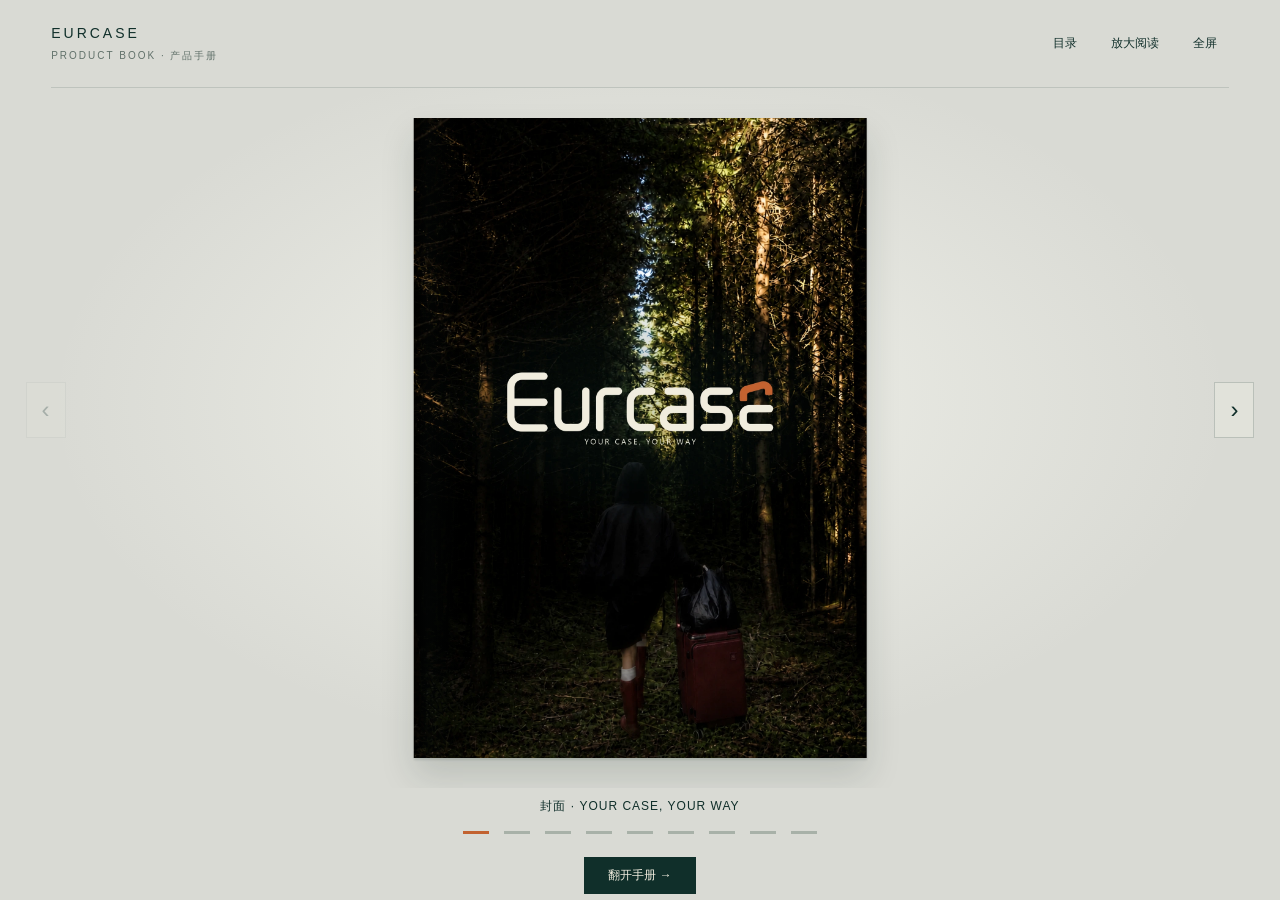
<file: booklet/index.html>
<!doctype html>
<html lang="zh-CN"><head><meta charset="UTF-8"><meta name="viewport" content="width=device-width,initial-scale=1"><title>Eurcase · 产品手册</title>
<style>
:root{--ink:#102f2a;--paper:#f1eddf;--accent:#c26230}*{box-sizing:border-box}body{margin:0;color:var(--ink);background:#d9dad4;font-family:'Microsoft YaHei','Segoe UI',sans-serif}button{font:inherit;color:inherit;cursor:pointer}button:focus-visible{outline:2px solid var(--accent);outline-offset:5px}button:disabled{opacity:.25;cursor:default}header{height:88px;margin:0 4vw;display:flex;align-items:center;justify-content:space-between;border-bottom:1px solid #102f2a22}.brand{font-size:14px;letter-spacing:3px}.brand small{display:block;font-size:10px;letter-spacing:2px;margin-top:8px;color:#61716a}.tools{display:flex;gap:10px}.tools button{border:0;background:transparent;padding:12px;font-size:12px}.tools button:hover{background:#ffffff40}main{height:calc(100dvh - 200px);min-height:320px;display:flex;align-items:center;justify-content:center;position:relative;overflow:hidden;background:radial-gradient(ellipse at 50% 45%,#eff0e9 0%,#d9dad400 65%)}.book{height:min(calc(100dvh - 260px),65vw);width:min(calc((100dvh - 260px)*1.4142),92vw);position:relative;perspective:2300px;transform:translateX(-25%);transition:transform .85s ease;isolation:isolate}.page{width:50%;height:100%;position:absolute;top:0;background-color:var(--paper);background-repeat:no-repeat;background-size:100% 100%;box-shadow:0 2px 2px #13282022,0 18px 32px #13282026;overflow:hidden}.left{left:0}.right{left:50%}.page:after{content:'';position:absolute;inset:0;pointer-events:none}.left:after{background:linear-gradient(90deg,transparent 91%,#23392e16 98%,#0003)}.right:after{background:linear-gradient(90deg,#0003,#23392e12 3%,transparent 10%)}.page.empty{visibility:hidden}.sheet{position:absolute;top:0;left:50%;height:100%;width:50%;transform-origin:left center;transform-style:preserve-3d;z-index:5;pointer-events:none}.face{position:absolute;width:100%;height:100%;backface-visibility:hidden;background-color:var(--paper);background-repeat:no-repeat;background-size:100% 100%;box-shadow:0 8px 20px #0002}.face:after{content:'';position:absolute;inset:0;background:linear-gradient(90deg,#0002,transparent 18%,#fff1 75%,#0001)}.back{transform:rotateY(180deg)}.face.empty{background:transparent;box-shadow:none}.edge{position:absolute;top:42%;border:1px solid #102f2a30;background:#e6e7dfaa;width:40px;height:56px;font-size:24px;z-index:10}.edge:hover{background:var(--paper)}#prev{left:2vw}#next{right:2vw}footer{text-align:center;height:112px;padding:10px 20px 18px}.position{font-size:12px;letter-spacing:1px;min-height:18px}.dots{display:flex;justify-content:center;gap:15px;margin:15px 0}.dots button{width:26px;height:3px;padding:0;border:0;background:#a8b1a8;transition:background .2s}.dots button[aria-current=true]{background:var(--accent)}.hint{font-size:10px;color:#61716a;letter-spacing:1px}.start{border:0;background:var(--ink);color:var(--paper);padding:10px 24px;margin-top:8px;font-size:12px}.start[hidden]{display:none}dialog{border:0;background:var(--paper);color:var(--ink);max-width:90vw;max-height:90dvh;padding:28px;box-shadow:0 30px 100px #0006}dialog::backdrop{background:#102f2acc;backdrop-filter:blur(6px)}.dialog-head{display:flex;justify-content:space-between;gap:20px;align-items:center;margin-bottom:22px}.dialog-head h2{font-size:16px;font-weight:400;margin:0;letter-spacing:2px}.close{background:transparent;border:1px solid #102f2a44;padding:7px 16px}.grid{display:grid;grid-template-columns:repeat(3,1fr);gap:24px}.tile{padding:0;border:0;background:none;text-align:left}.tile img{display:block;width:220px;height:156px;object-fit:contain;background:#d9dad4}.tile span{display:block;margin-top:12px;font-size:12px}.tile:hover span{color:var(--accent)}#zoom{width:96vw;max-width:96vw;height:94dvh;max-height:94dvh}#zoom .dialog-head{margin-bottom:15px}#zoomport{height:calc(100% - 50px);overflow:auto;text-align:center;background:#d9dad4}#zoomimg{height:100%;max-width:100%;object-fit:contain;cursor:zoom-in}#zoomimg.large{height:auto;width:1600px;max-width:none;cursor:zoom-out}.zoomnote{font-size:11px;color:#61716a;margin-left:auto}.sr{position:absolute;width:1px;height:1px;overflow:hidden;clip-path:inset(50%)}@media(max-width:650px){header{height:72px}.brand{font-size:12px;letter-spacing:2px}.brand small{font-size:8px}.tools{gap:0}.tools button{padding:9px 7px;font-size:11px}main{height:calc(100dvh - 210px)}.book{height:65vw;width:92vw}.edge{top:auto;bottom:10px;height:38px;width:44px}.grid{grid-template-columns:repeat(2,1fr);gap:18px}.tile img{width:30vw;height:23vw}.tile span{font-size:10px}.zoomnote{display:none}dialog{padding:20px}}@media(prefers-reduced-motion:reduce){.book{transition:none}}
#zoompage{background-repeat:no-repeat;background-color:var(--paper);width:100%;aspect-ratio:1748/2480;cursor:zoom-in}
#zoompage[hidden]{display:none}
#zoompage.large{width:220%;cursor:zoom-out}
@media(max-width:650px){
 header{height:52px;margin:0 12px}.brand{font-size:12px}.brand small{display:none}
 .tools button{font-size:12px;padding:12px 8px}#full{display:none}
 main{height:auto;min-height:0;display:block;padding:8px 4px 58px;overflow:hidden}
 .book{width:100%;height:auto;aspect-ratio:1748/2480;transform:none!important;transition:none;margin:0}
 .page{width:100%;height:100%}.right{display:none}.left{left:0}
 .left:after{background:none}.page{box-shadow:0 3px 12px #13282022}
 .edge{top:auto;bottom:5px;height:42px;width:54px}#prev{left:14px}#next{right:14px}
 footer{height:auto;padding:0 12px 14px}.position{font-size:12px;letter-spacing:0}
 .dots{margin:9px 0 5px;gap:9px}.dots button{height:20px;background:linear-gradient(#a8b1a8,#a8b1a8) center/100% 3px no-repeat}
 .dots button[aria-current=true]{background:linear-gradient(var(--accent),var(--accent)) center/100% 3px no-repeat}
 .hint{font-size:11px;letter-spacing:0}
 #zoom{width:100vw;max-width:100vw;height:100dvh;max-height:100dvh;margin:0;padding:10px 4px}
 #zoom .dialog-head{height:38px;margin:0 8px 8px;gap:8px}#zoomtitle{font-size:12px;letter-spacing:0}
 #zoomport{height:calc(100% - 46px);text-align:left;touch-action:pan-x pan-y pinch-zoom}
}

</style></head><body>
<header><div class="brand">EURCASE <small>PRODUCT BOOK · 产品手册</small></div><div class="tools"><button id="contents">目录</button><button id="magnify">放大阅读</button><button id="full">全屏</button></div></header>
<main id="stage"><button class="edge" id="prev" aria-label="上一页">‹</button><div class="book" id="book" aria-label="Eurcase 产品手册"><div id="left" class="page left"></div><div id="right" class="page right"></div></div><button class="edge" id="next" aria-label="下一页">›</button></main>
<footer><div class="position" id="position" aria-live="polite"></div><nav class="dots" aria-label="章节导航" id="dots"></nav><div class="hint" id="hint">点击页面或左右箭头翻页 · 支持键盘 ← → 与滑动</div><button class="start" id="start">翻开手册 →</button></footer>
<dialog id="toc"><div class="dialog-head"><h2>CONTENTS / 目录</h2><button class="close" data-close="toc">关闭</button></div><div id="grid" class="grid"></div></dialog>
<dialog id="zoom"><div class="dialog-head"><h2 id="zoomtitle">放大阅读</h2><span class="zoomnote">点击画面放大，滚动查看细节</span><button class="close" data-close="zoom">关闭</button></div><div id="zoomport"><img id="zoomimg" alt="当前手册页面高清预览"></div></dialog>
<script>
const assets=["images/capacity-edition-0-20261014.webp", "images/capacity-edition-1-20261014.webp", "images/capacity-edition-2-20261014.webp", "images/capacity-edition-3-20261014.webp", "images/capacity-edition-4-20261014.webp", "images/capacity-edition-5-20261014.webp", "images/capacity-edition-6-20261014.webp", "images/capacity-edition-7-20261014.webp", "images/capacity-edition-8-20261014.webp"];
const LAST_SPREAD=assets.length-1, LAST_PAGE=(assets.length-2)*2+1;
const labels=['封面 · YOUR CASE, YOUR WAY','01 — 02 / 品牌介绍 · 真正好用','03 — 04 / WOOD · 双层双开','05 — 06 / GEEK · 便捷取用','07 — 08 / AIR · 轻装出发','09 — 10 / AIR · 扩容收纳','11 — 12 / TRAVEL CASE · 城市出行','13 — 14 / 合作机会 · 联系我们','封底 · 为每一次出发'];
const $=id=>document.getElementById(id);let current=0,busy=false;
function side(n,s){if((n===0&&s==='left')||(n===LAST_SPREAD&&s==='right'))return null;
// These source spreads end the photograph at x=1724, before the x=1748 fold.
// Scale uniformly to bleed the photograph to the fold, including turning faces.
const bleed=s==='left'&&[2,3,5].includes(n),scale=1748/1724;
return {url:assets[n],size:(n===0||n===LAST_SPREAD)?'100% 100%':bleed?`${200*scale}% ${100*scale}%`:'200% 100%',pos:s==='left'?'left center':'right center'};}
function paint(el,data){el.classList.toggle('empty',!data);el.style.backgroundImage=data?'url("'+data.url+'")':'none';el.style.backgroundSize=data?.size||'';el.style.backgroundPosition=data?.pos||'';}
function render(){paint($('left'),side(current,'left'));paint($('right'),side(current,'right'));$('book').style.transform=current===0?'translateX(-25%)':current===LAST_SPREAD?'translateX(25%)':'translateX(0)';$('position').textContent=labels[current];$('prev').disabled=current===0;$('next').disabled=current===LAST_SPREAD;$('start').hidden=current!==0;$('hint').hidden=current===0;[...$('dots').children].forEach((b,i)=>b.setAttribute('aria-current',String(i===current)));$('book').setAttribute('aria-label',labels[current]);}
async function go(target){if(busy||target===current||target<0||target>LAST_SPREAD)return;busy=true;const old=current;const forward=target>old;const sheet=document.createElement('div');sheet.className='sheet';const front=document.createElement('div'),back=document.createElement('div');front.className='face front';back.className='face back';paint(front,side(forward?old:target,'right'));paint(back,side(forward?target:old,'left'));sheet.append(front,back);$('book').append(sheet);if(forward)paint($('right'),side(target,'right'));else paint($('left'),side(target,'left'));$('book').style.transform=target===0?'translateX(-25%)':target===LAST_SPREAD?'translateX(25%)':'translateX(0)';const reduced=matchMedia('(prefers-reduced-motion: reduce)').matches;await sheet.animate([{transform:forward?'rotateY(0deg)':'rotateY(-180deg)'},{transform:forward?'rotateY(-180deg)':'rotateY(0deg)'}],{duration:reduced?1:850,easing:'cubic-bezier(.3,.05,.2,1)',fill:'forwards'}).finished;current=target;sheet.remove();render();busy=false;}
labels.forEach((label,i)=>{const b=document.createElement('button');b.setAttribute('aria-label',label);b.onclick=()=>go(i);$('dots').append(b);const tile=document.createElement('button');tile.className='tile';const img=document.createElement('img');img.src=assets[i];img.alt=label;const span=document.createElement('span');span.textContent=label;tile.append(img,span);tile.onclick=()=>{$('toc').close();go(i)};$('grid').append(tile)});
$('prev').onclick=()=>go(current-1);$('next').onclick=$('start').onclick=()=>go(current+1);$('contents').onclick=()=>$('toc').showModal();$('magnify').onclick=()=>{$('zoomimg').src=assets[current];$('zoomimg').classList.remove('large');$('zoomtitle').textContent=labels[current];$('zoom').showModal()};$('zoomimg').onclick=()=>$('zoomimg').classList.toggle('large');document.querySelectorAll('[data-close]').forEach(b=>b.onclick=()=>$(b.dataset.close).close());$('full').onclick=async()=>{try{if(document.fullscreenElement)await document.exitFullscreen();else await document.documentElement.requestFullscreen()}catch(e){$('full').textContent='请使用 F11'}};document.addEventListener('fullscreenchange',()=>{$('full').textContent=document.fullscreenElement?'退出全屏':'全屏'});
document.addEventListener('keydown',e=>{if(document.querySelector('dialog[open]'))return;if(['ArrowRight','ArrowLeft','Home','End'].includes(e.key)){e.preventDefault();go(e.key==='ArrowRight'?current+1:e.key==='ArrowLeft'?current-1:e.key==='Home'?0:LAST_SPREAD)}});
let down=null;$('book').style.touchAction='pan-y';$('book').addEventListener('pointerdown',e=>{down={x:e.clientX,y:e.clientY}});$('book').addEventListener('pointerup',e=>{if(!down)return;const dx=e.clientX-down.x,dy=e.clientY-down.y;down=null;if(Math.abs(dx)>35&&Math.abs(dx)>Math.abs(dy)){go(current+(dx<0?1:-1));return}if(Math.abs(dy)>15)return;const rect=$('book').getBoundingClientRect();go(current+(e.clientX>rect.left+rect.width/2?1:-1))});$('book').addEventListener('pointercancel',()=>down=null);render();
// Responsive single-page reader; desktop keeps the original spread animation.
const mobileQuery=matchMedia('(max-width:650px)');
let mobilePage=0;
const spreadRender=render,spreadGo=go;
const spreadOf=p=>p===0?0:p===LAST_PAGE?LAST_SPREAD:Math.ceil(p/2);
const firstOf=s=>s===0?0:s===LAST_SPREAD?LAST_PAGE:s*2-1;
function mobileSide(){return side(spreadOf(mobilePage),mobilePage===0?'right':mobilePage===LAST_PAGE?'left':mobilePage%2?'left':'right')}
function pageLabel(){return mobilePage===0?labels[0]:mobilePage===LAST_PAGE?labels[LAST_SPREAD]:`${String(mobilePage).padStart(2,'0')} / ${LAST_PAGE-1} · ${labels[spreadOf(mobilePage)].split(' / ')[1]}`}
render=function(){
 if(!mobileQuery.matches){spreadRender();return}
 current=spreadOf(mobilePage);paint($('left'),mobileSide());paint($('right'),null);
 $('book').style.transform='none';$('position').textContent=pageLabel();
 $('prev').disabled=mobilePage===0;$('next').disabled=mobilePage===LAST_PAGE;
 $('start').hidden=true;$('hint').hidden=false;$('hint').textContent='左右滑动翻页 · 点「放大阅读」查看细节';
 [...$('dots').children].forEach((b,i)=>b.setAttribute('aria-current',String(i===current)));
 $('book').setAttribute('aria-label',pageLabel());
};
async function turnPage(target){
 if(!mobileQuery.matches)return spreadGo(target);
 if(busy||target<0||target>LAST_PAGE||target===mobilePage)return;
 busy=true;const forward=target>mobilePage;mobilePage=target;render();
 const reduced=matchMedia('(prefers-reduced-motion: reduce)').matches;
 await $('left').animate([{transform:`perspective(1200px) rotateY(${forward?12:-12}deg) translateX(${forward?6:-6}%)`,opacity:.5},{transform:'perspective(1200px) rotateY(0deg) translateX(0)',opacity:1}],{duration:reduced?1:320,easing:'ease-out'}).finished;
 busy=false;
}
go=function(target){return mobileQuery.matches?turnPage(firstOf(target)):spreadGo(target)};
function step(delta){return turnPage((mobileQuery.matches?mobilePage:current)+delta)}
$('prev').onclick=()=>step(-1);$('next').onclick=$('start').onclick=()=>step(1);
// Replace the original pointer handlers with a page-aware hit area.
const oldBook=$('book'),newBook=oldBook.cloneNode(true);oldBook.replaceWith(newBook);
let contact=null;
newBook.addEventListener('pointerdown',e=>{contact={x:e.clientX,y:e.clientY};newBook.setPointerCapture(e.pointerId)});
newBook.addEventListener('pointerup',e=>{
 if(!contact)return;const dx=e.clientX-contact.x,dy=e.clientY-contact.y;contact=null;
 if(Math.abs(dx)>35&&Math.abs(dx)>Math.abs(dy)){step(dx<0?1:-1);return}
 if(Math.abs(dx)>15||Math.abs(dy)>15)return;
 const rect=newBook.getBoundingClientRect();step(e.clientX>rect.left+rect.width/2?1:-1);
});
newBook.addEventListener('pointercancel',()=>contact=null);
document.addEventListener('keydown',e=>{
 if(!mobileQuery.matches||document.querySelector('dialog[open]'))return;
 if(['ArrowRight','ArrowLeft','Home','End'].includes(e.key)){
  e.preventDefault();e.stopImmediatePropagation();
  turnPage(e.key==='Home'?0:e.key==='End'?LAST_PAGE:mobilePage+(e.key==='ArrowRight'?1:-1));
 }
},true);
const zoomPage=document.createElement('div');zoomPage.id='zoompage';zoomPage.setAttribute('role','img');$('zoomport').append(zoomPage);
$('magnify').onclick=()=>{
 const mobile=mobileQuery.matches;
 $('zoomimg').hidden=mobile;zoomPage.hidden=!mobile;
 $('zoomimg').classList.remove('large');zoomPage.classList.remove('large');
 $('zoomtitle').textContent=mobile?pageLabel():labels[current];
 if(mobile){paint(zoomPage,mobileSide());zoomPage.setAttribute('aria-label',pageLabel())}
 else $('zoomimg').src=assets[current];
 $('zoom').showModal();$('zoomport').scrollTo(0,0);
};
zoomPage.onclick=()=>zoomPage.classList.toggle('large');
mobileQuery.addEventListener('change',async()=>{
 // Let any in-flight page finish before remapping the viewport.
 while(busy)await new Promise(resolve=>setTimeout(resolve,40));
 if(mobileQuery.matches)mobilePage=firstOf(current);
 else{$('hint').textContent='点击页面或左右箭头翻页 · 支持键盘 ← → 与滑动';current=spreadOf(mobilePage)}
 if($('zoom').open)$('zoom').close();render();
});
render();

const requestedSpread=Number(new URLSearchParams(location.search).get('spread'));
if(Number.isInteger(requestedSpread)&&requestedSpread>=0&&requestedSpread<=LAST_SPREAD){current=requestedSpread;mobilePage=firstOf(current);render()}
</script></body></html>
</file>
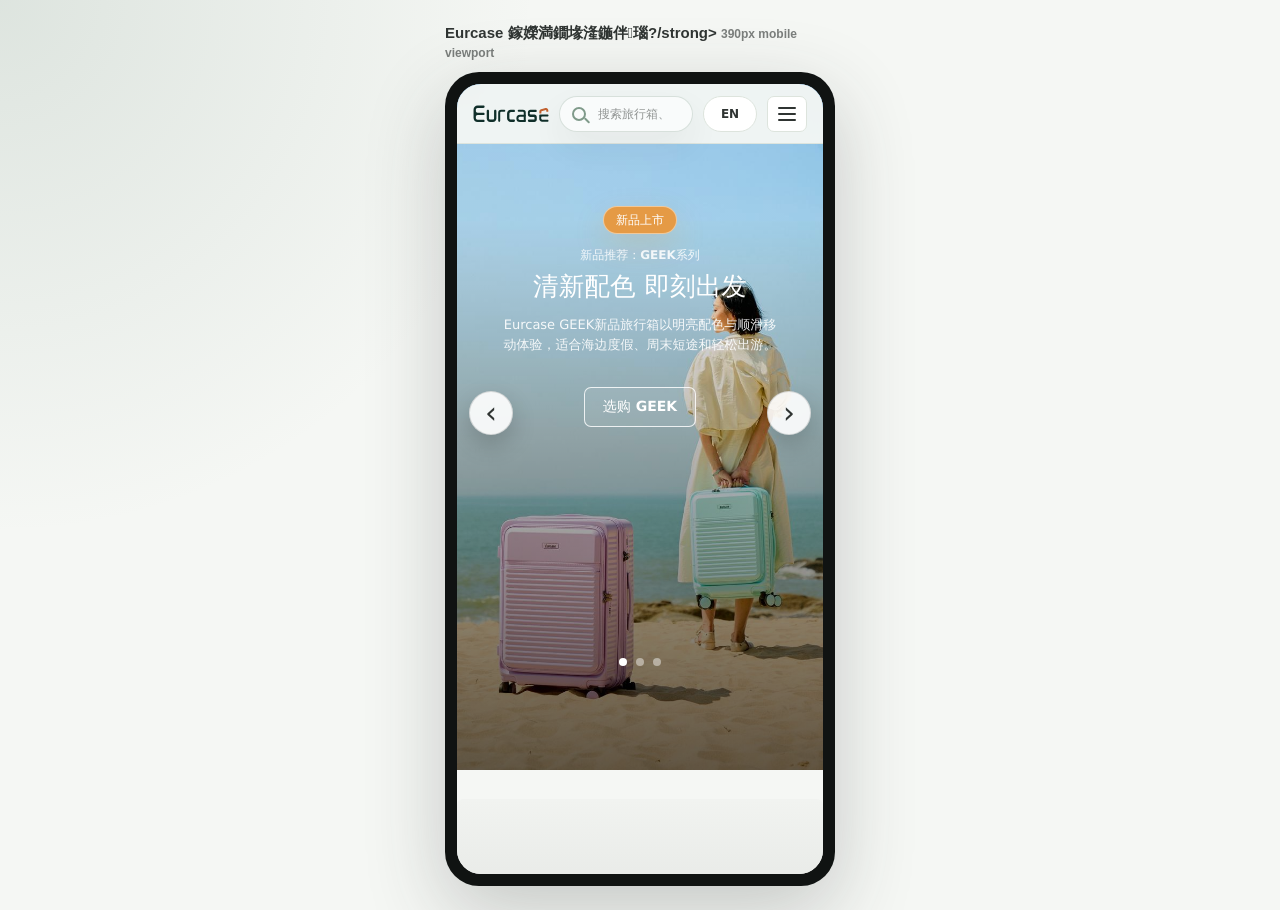
<file: mobile-preview.html>
<!doctype html>
<html lang="zh-CN">
  <head>
    <meta charset="UTF-8" />
    <meta name="viewport" content="width=device-width, initial-scale=1.0" />
    <title>Eurcase | Mobile Preview</title>
    <style>
      :root {
        --ink: #2f3432;
        --paper: #f5f7f4;
        --brand: #7f9a8a;
        --line: rgba(47, 52, 50, 0.14);
      }

      * {
        box-sizing: border-box;
      }

      body {
        align-items: center;
        background:
          radial-gradient(circle at top left, rgba(127, 154, 138, 0.2), transparent 34%),
          var(--paper);
        color: var(--ink);
        display: flex;
        font-family: "Aptos", "Segoe UI", sans-serif;
        justify-content: center;
        margin: 0;
        min-height: 100vh;
        padding: 24px;
      }

      .preview-shell {
        width: min(100%, 390px);
      }

      .preview-label {
        align-items: center;
        display: flex;
        justify-content: space-between;
        margin-bottom: 12px;
      }

      .preview-label strong {
        font-size: 15px;
      }

      .preview-label span {
        color: rgba(47, 52, 50, 0.62);
        font-size: 12px;
        font-weight: 700;
      }

      .phone-frame {
        background: #101312;
        border-radius: 34px;
        box-shadow: 0 26px 80px rgba(47, 52, 50, 0.24);
        padding: 12px;
      }

      iframe {
        background: #fff;
        border: 0;
        border-radius: 24px;
        display: block;
        height: min(844px, calc(100vh - 110px));
        width: 100%;
      }
    </style>
  </head>
  <body>
    <main class="preview-shell">
      <div class="preview-label">
        <strong>Eurcase 鎵嬫満鐗堟湰鍦伴瑙?/strong>
        <span>390px mobile viewport</span>
      </div>
      <div class="phone-frame">
        <iframe src="./index.html?lang=zh&v=detail-display-fix-20260722#top" title="Eurcase mobile preview"></iframe>
      </div>
    </main>
  </body>
</html>
</file>
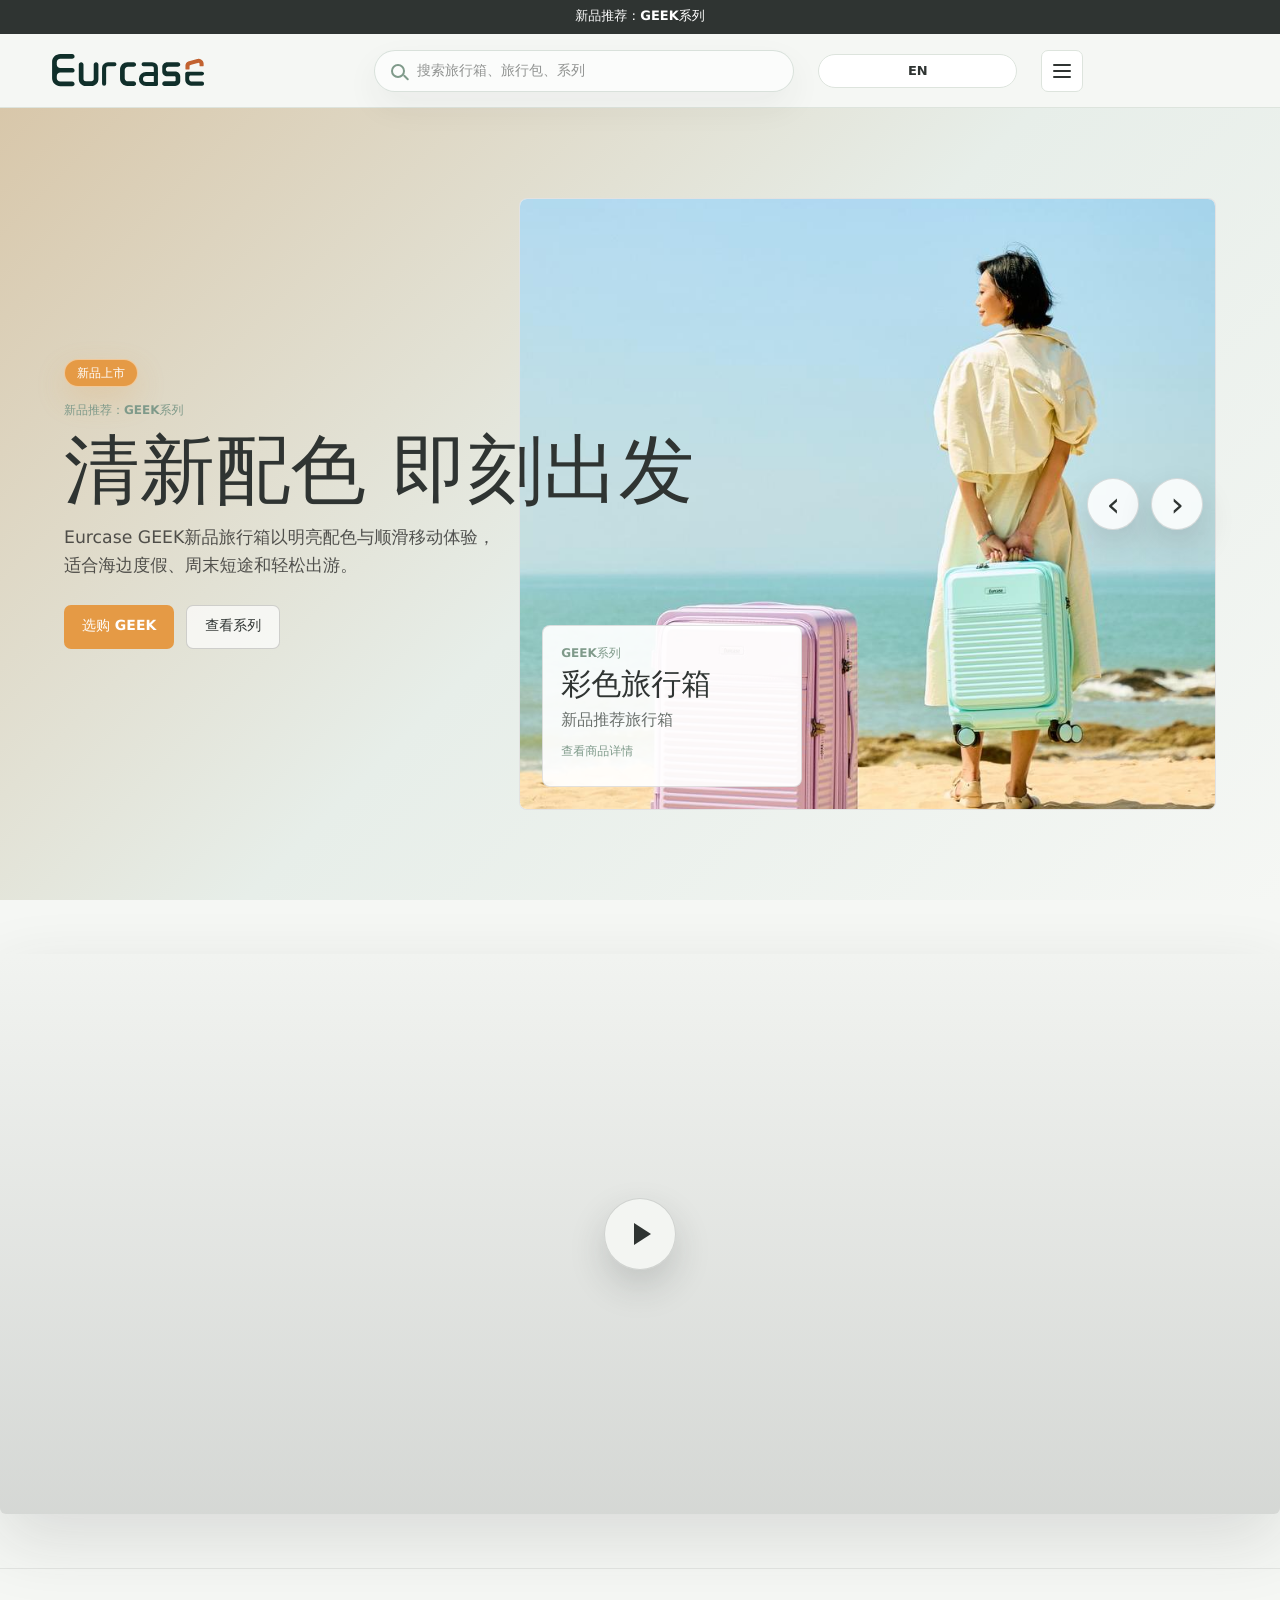
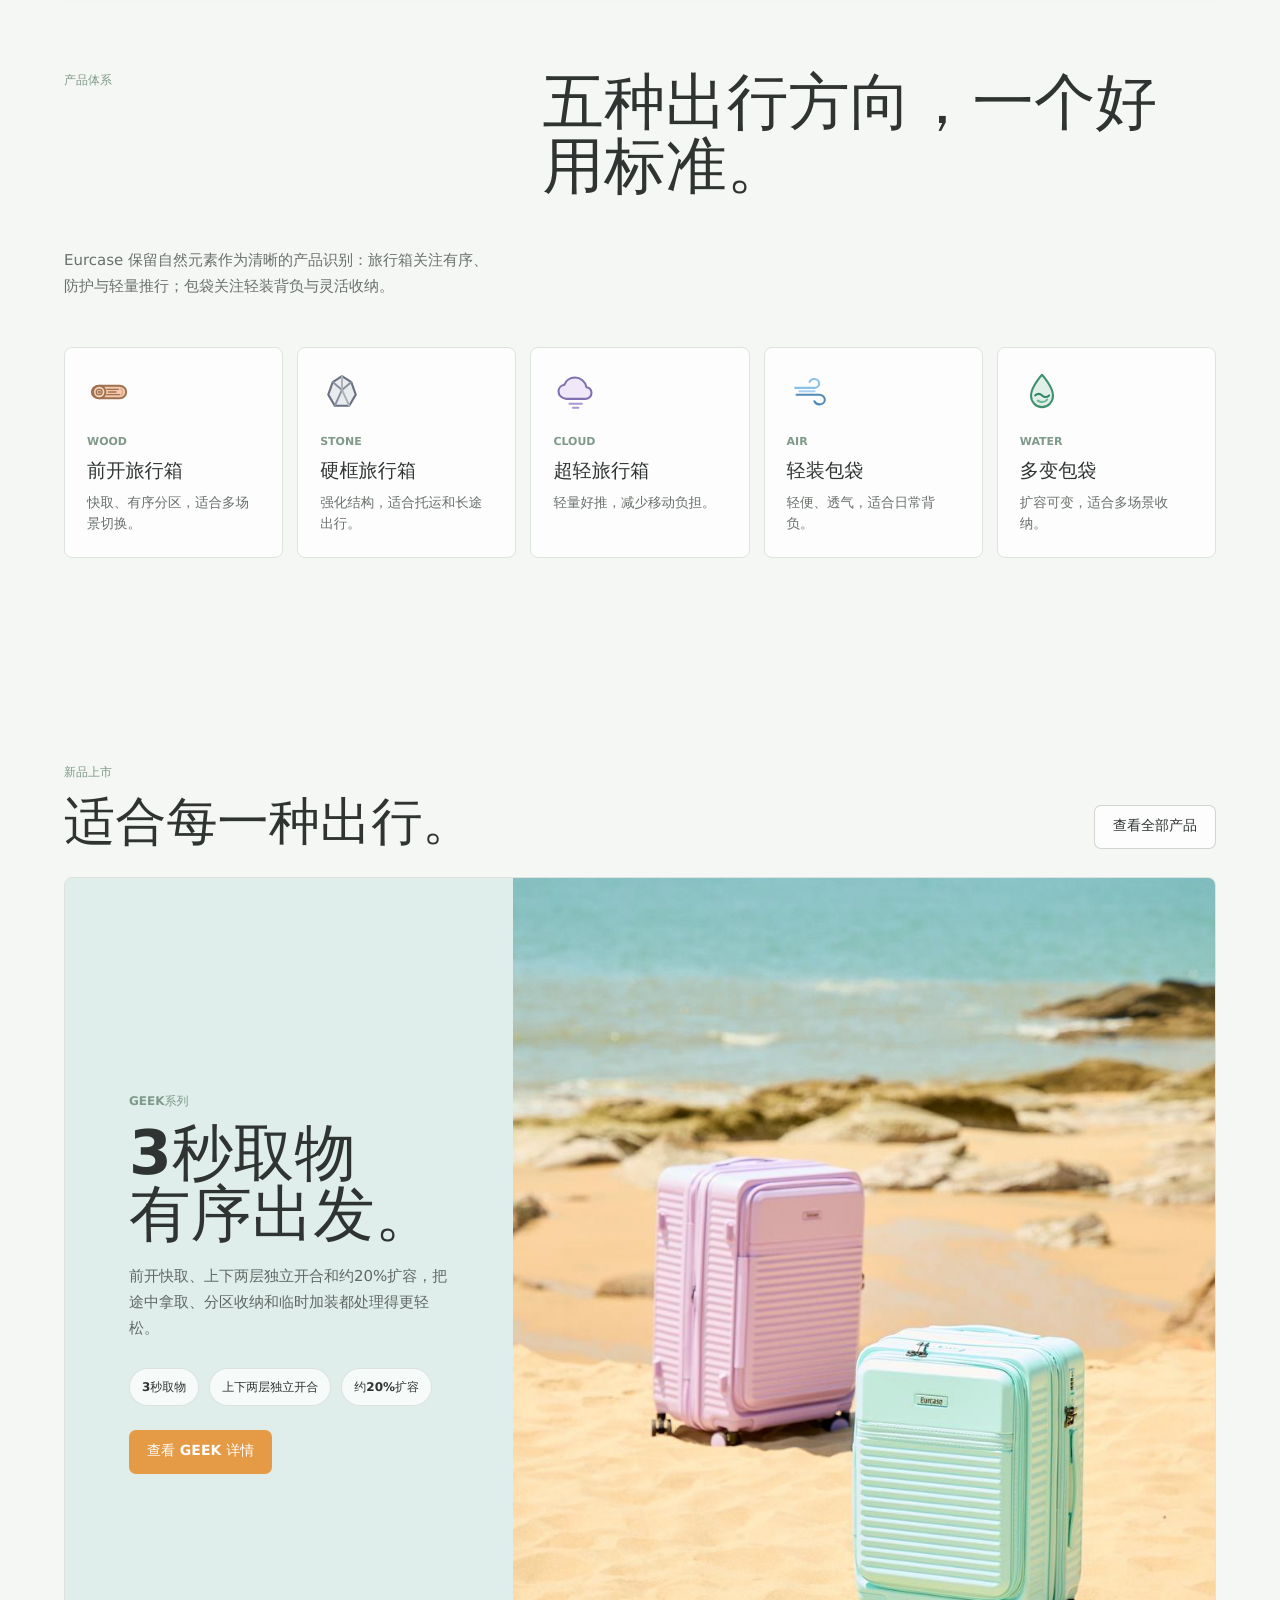
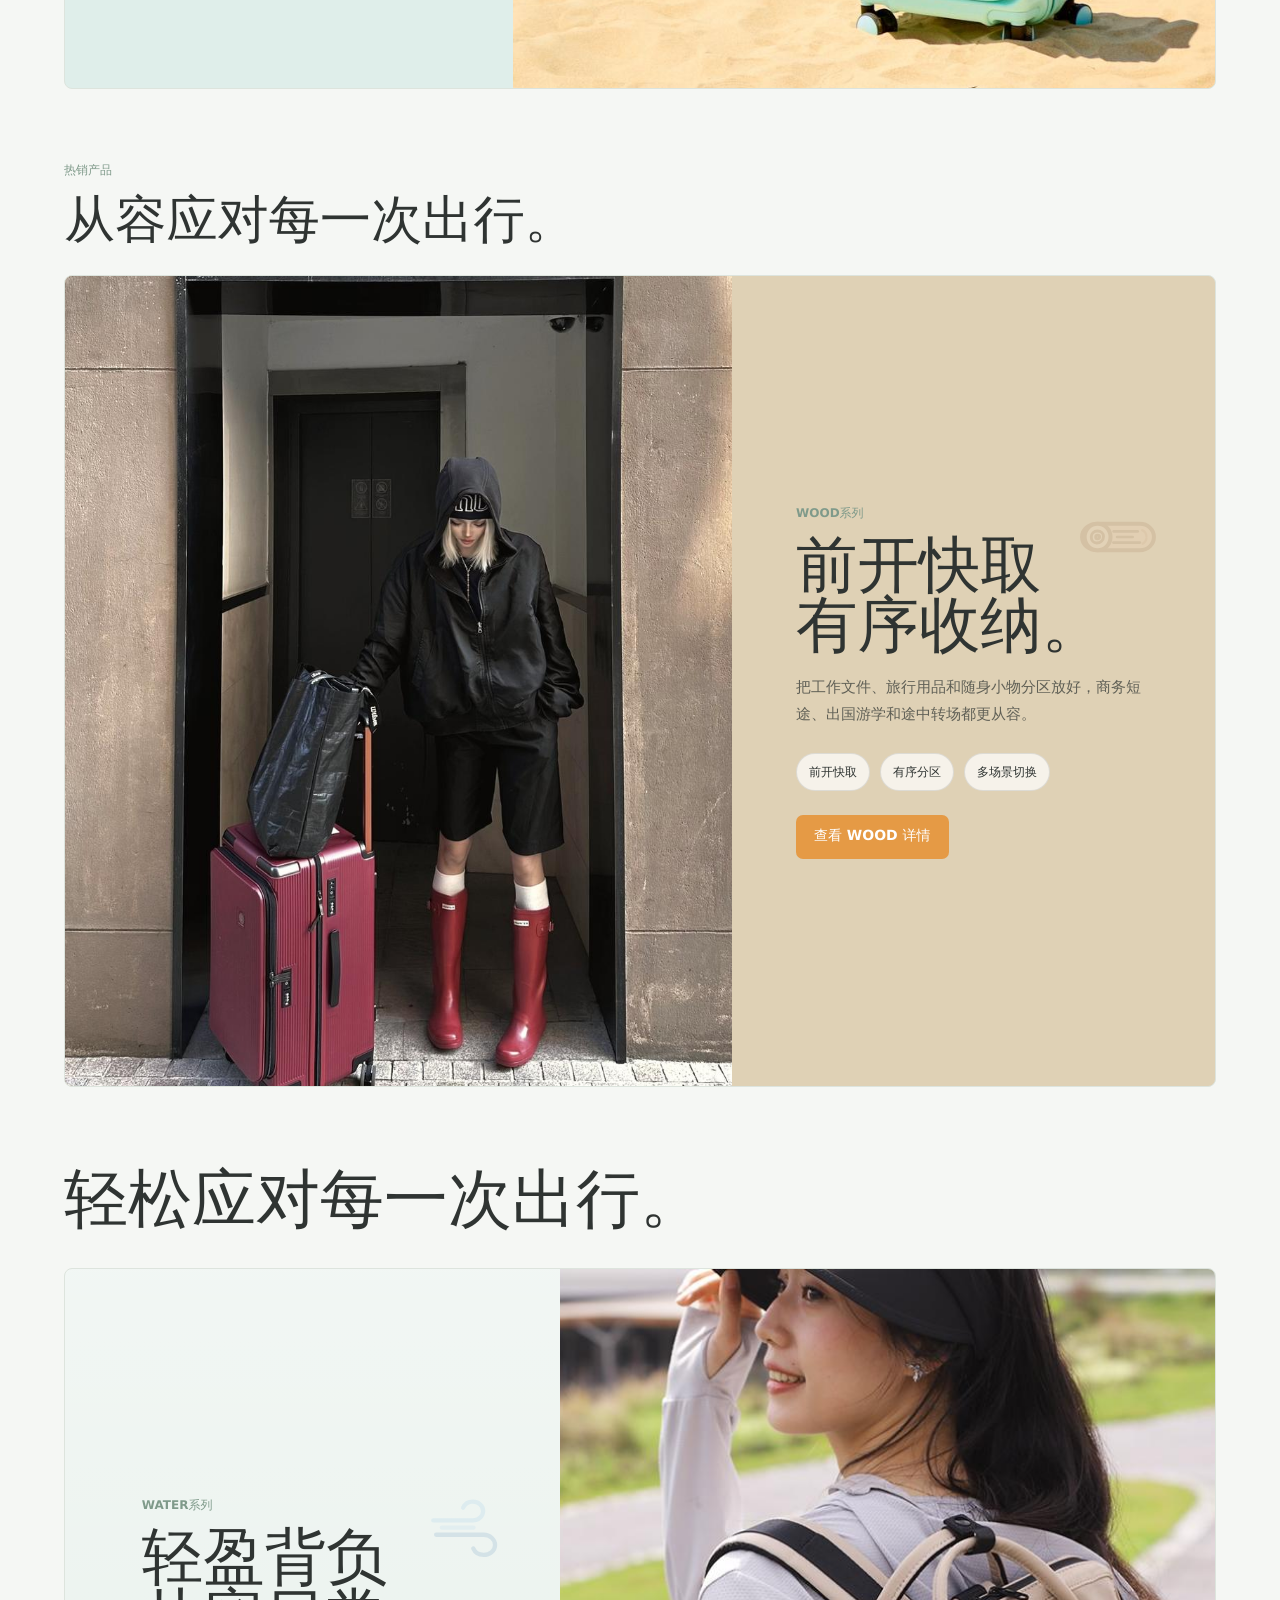
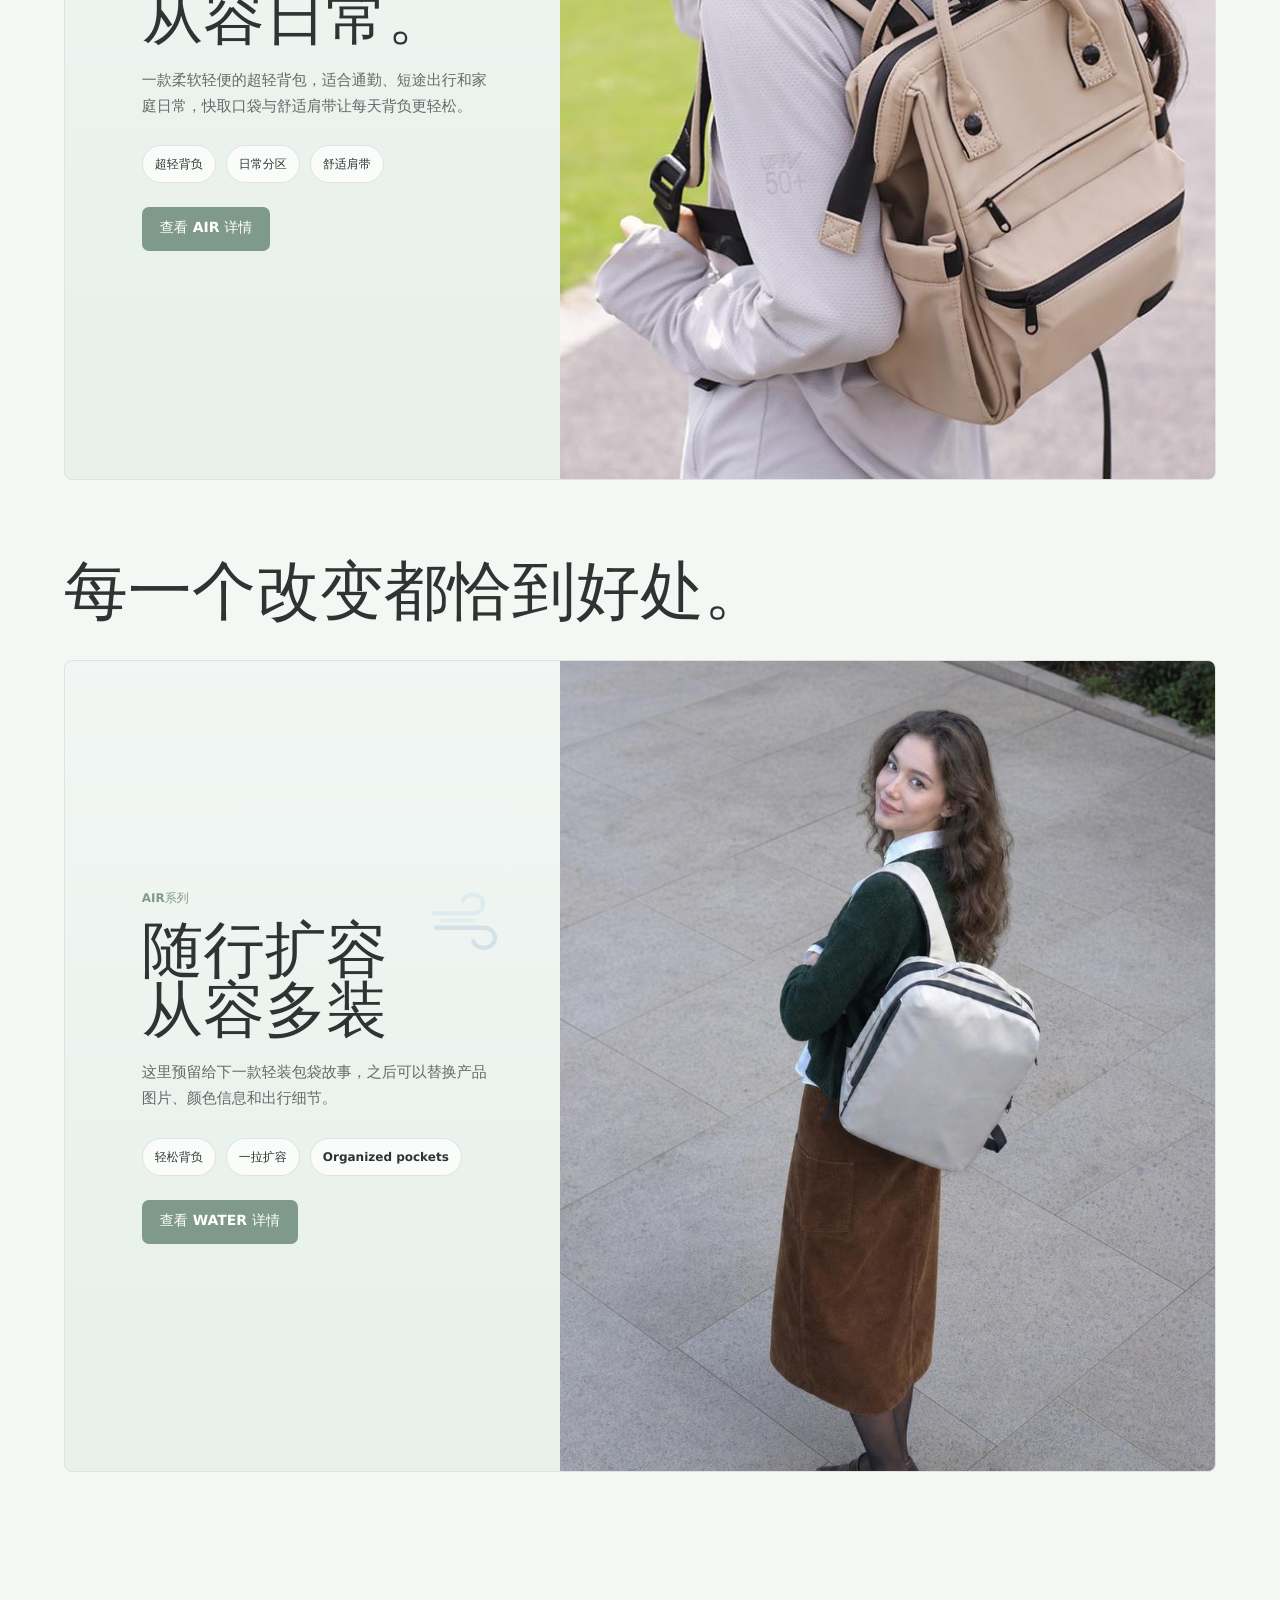
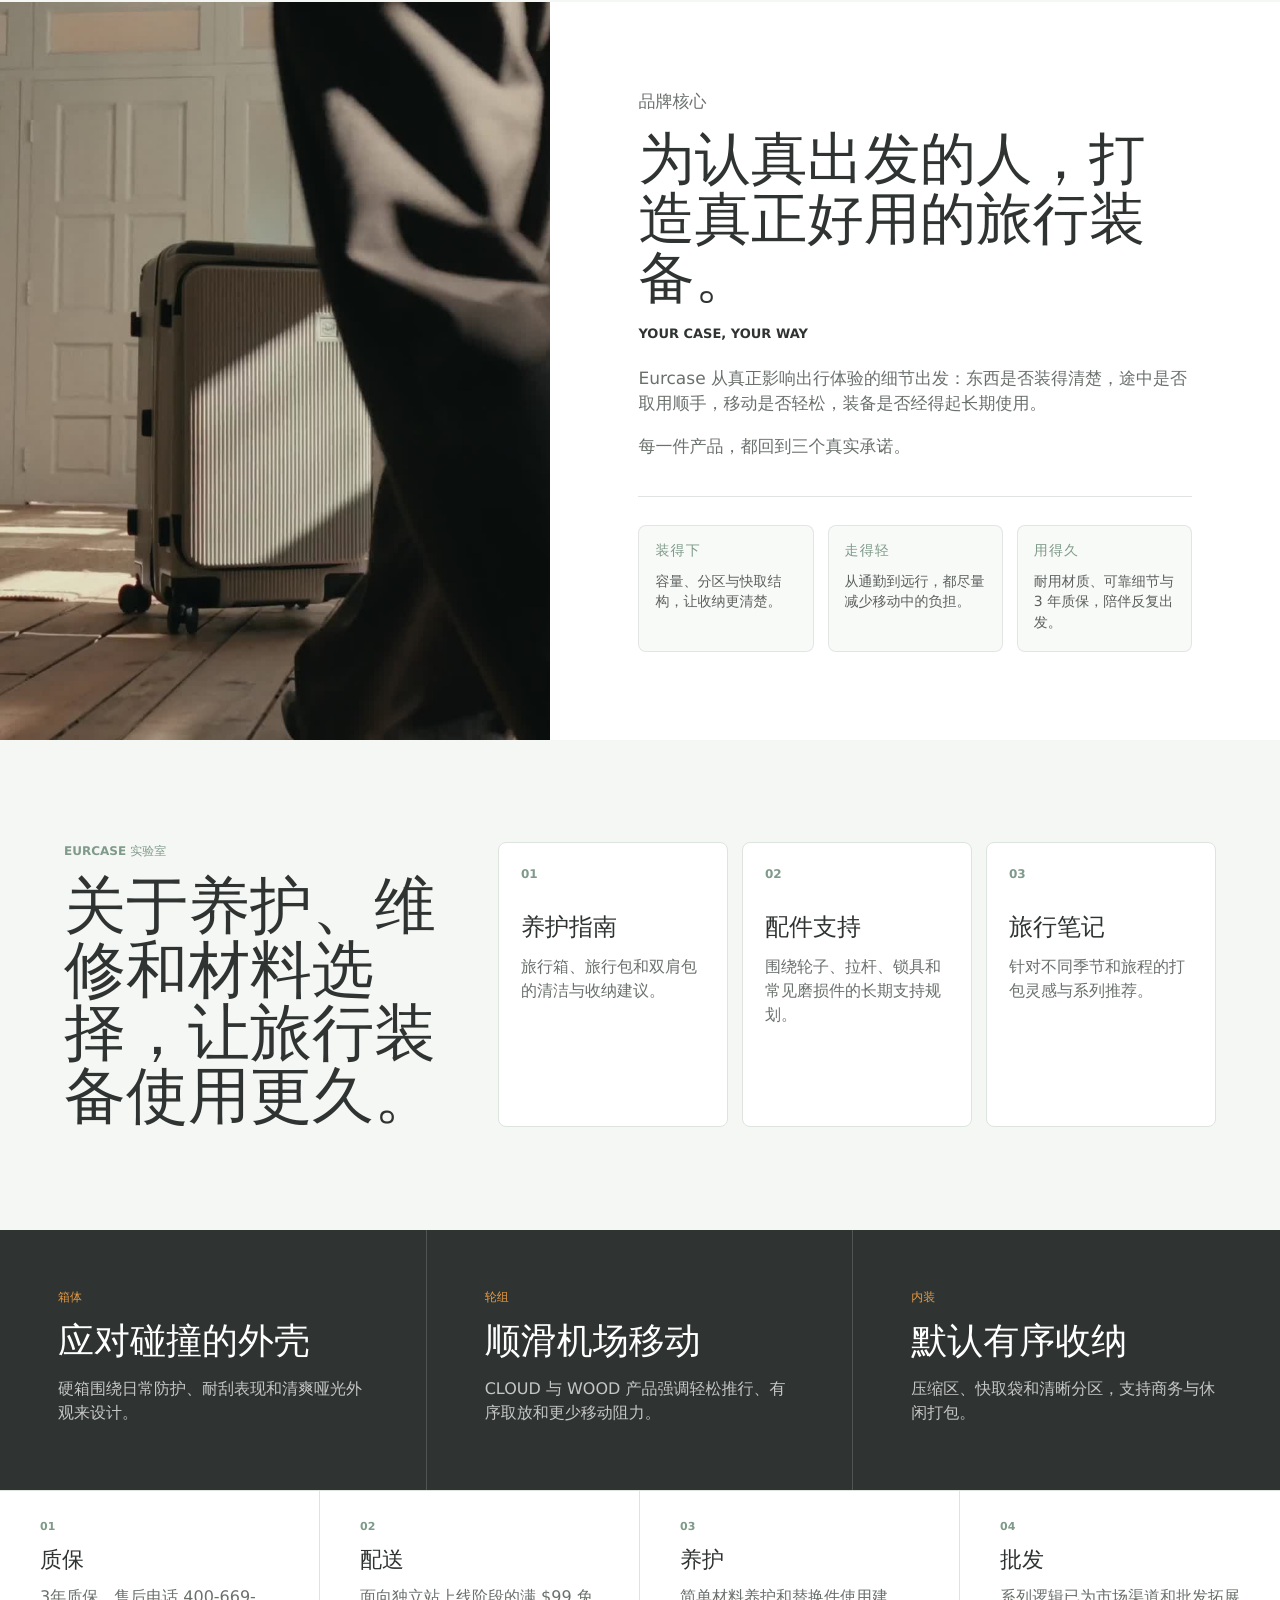
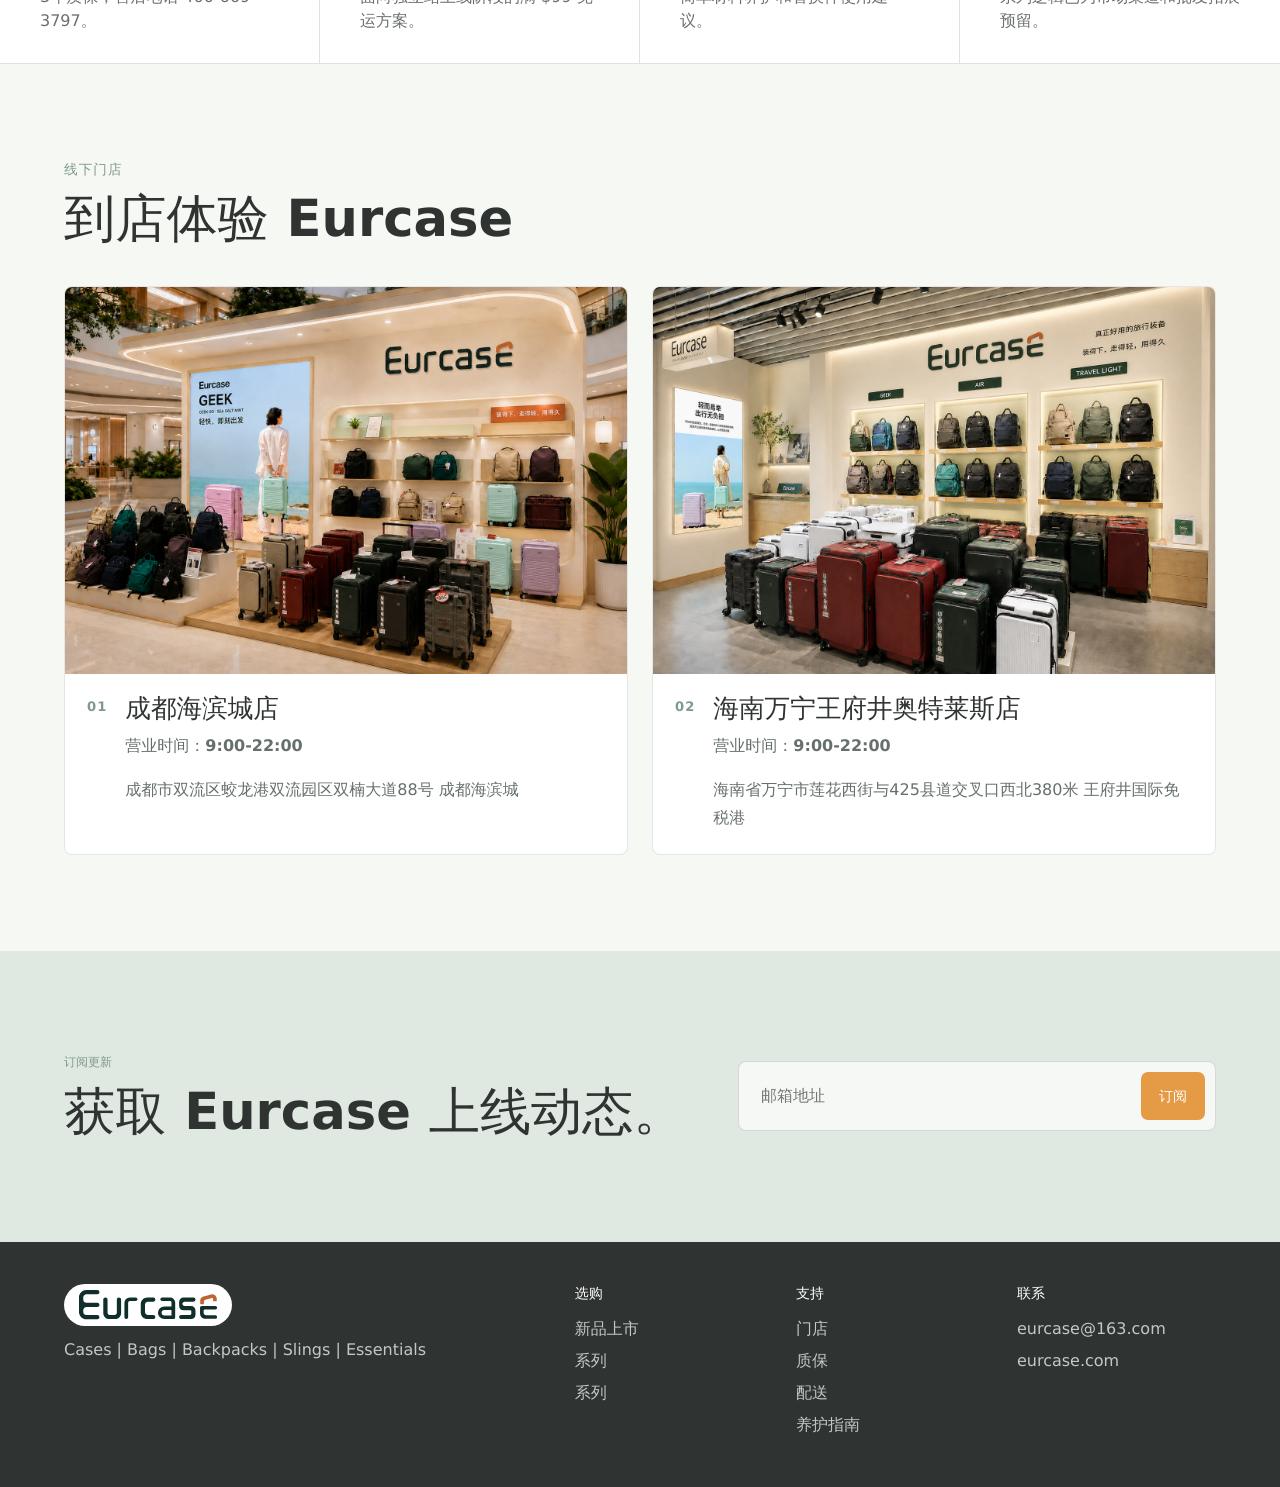
<file: zh.html>
<!doctype html>
<html lang="zh-CN">
  <head>
    <meta charset="UTF-8" />
    <meta name="viewport" content="width=device-width, initial-scale=1.0" />
    <title>Eurcase | Chinese Version</title>
    <meta http-equiv="refresh" content="0; url=./index.html?lang=zh" />
    <script>
      const target = new URL("./index.html", window.location.href);
      target.searchParams.set("lang", "zh");
      if (window.location.hash) target.hash = window.location.hash;
      window.location.replace(target);
    </script>
  </head>
  <body>
    <p>Opening Eurcase Chinese version...</p>
  </body>
</html>
</file>
<file: src/styles.css>
:root {
  --brand: #7f9a8a;
  --ink: #2f3432;
  --muted: #6a706c;
  --line: #dde4dd;
  --paper: #f5f7f4;
  --panel: #ffffff;
  --sand: #d8c7aa;
  --accent: #e59a45;
  --accent-dark: #b86c27;
  --soft-blue: #e7eee9;
  --soft-green: #dfe8e1;
  --soft-yellow: #efe3cf;
  color: var(--ink);
  background: var(--paper);
  font-family: Inter, ui-sans-serif, system-ui, -apple-system, BlinkMacSystemFont, "Segoe UI", sans-serif;
  font-synthesis: none;
  line-height: 1.5;
  text-rendering: geometricPrecision;
}

* {
  box-sizing: border-box;
}

html {
  scroll-behavior: smooth;
}

body {
  margin: 0;
  overflow-x: hidden;
}

a {
  color: inherit;
  text-decoration: none;
}

img {
  display: block;
  max-width: 100%;
}

button,
input {
  font: inherit;
}

.promo-bar {
  align-items: center;
  background: var(--ink);
  color: #fff;
  display: flex;
  gap: 0;
  font-size: 13px;
  font-weight: 700;
  height: 34px;
  justify-content: center;
  padding: 0 18px;
  text-align: center;
}

.promo-bar span {
  white-space: nowrap;
}

.site-header {
  align-items: center;
  background: rgba(245, 247, 244, 0.94);
  border-bottom: 1px solid var(--line);
  backdrop-filter: blur(18px);
  display: grid;
  gap: 24px;
  grid-template-columns: auto minmax(240px, 420px) auto auto;
  height: 74px;
  padding: 0 clamp(18px, 4vw, 54px);
  position: sticky;
  top: 0;
  z-index: 10;
}

.sr-only {
  height: 1px;
  margin: -1px;
  overflow: hidden;
  position: absolute;
  width: 1px;
}

.brand {
  align-items: center;
  display: inline-flex;
  font-size: 21px;
  font-weight: 820;
  gap: 10px;
  min-width: max-content;
}

.brand-mark {
  align-items: center;
  background: var(--ink);
  border-radius: 7px;
  color: #fff;
  display: inline-flex;
  font-size: 17px;
  height: 34px;
  justify-content: center;
  width: 34px;
}

.brand-mobile-mark {
  align-items: center;
  background: transparent;
  border-radius: 7px;
  color: inherit;
  display: none;
  height: 34px;
  justify-content: center;
  overflow: hidden;
  width: 34px;
}

.brand-mobile-mark-image {
  display: block;
  height: 100%;
  width: 100%;
}

.brand-logo-frame {
  align-items: center;
  display: inline-flex;
  flex: 0 0 auto;
  height: 36px;
  justify-content: center;
  overflow: hidden;
  width: clamp(116px, 12vw, 154px);
}

.brand-logo-image {
  display: block;
  height: auto;
  max-width: none;
  object-fit: contain;
  object-position: center;
  transform: none;
  width: 100%;
}

.site-search {
  align-items: center;
  background: rgba(255, 255, 255, 0.64);
  border: 1px solid rgba(127, 154, 138, 0.28);
  border-radius: 999px;
  box-shadow: 0 14px 34px rgba(47, 52, 50, 0.06);
  display: flex;
  gap: 10px;
  height: 42px;
  justify-self: end;
  max-width: 420px;
  padding: 0 16px;
  width: min(34vw, 420px);
}

.site-search span {
  border: 2px solid var(--brand);
  border-radius: 50%;
  display: block;
  flex: 0 0 auto;
  height: 14px;
  position: relative;
  width: 14px;
}

.site-search span::after {
  background: var(--brand);
  border-radius: 999px;
  bottom: -5px;
  content: "";
  height: 7px;
  position: absolute;
  right: -4px;
  transform: rotate(-45deg);
  width: 2px;
}

.site-search input {
  background: transparent;
  border: 0;
  color: var(--ink);
  flex: 1;
  color: var(--muted);
  font-size: 14px;
  font-weight: 680;
  min-width: 0;
  outline: 0;
}

.site-search input::placeholder {
  color: rgba(47, 52, 50, 0.52);
}

.language-toggle {
  align-items: center;
  background: var(--panel);
  border: 1px solid var(--line);
  border-radius: 999px;
  color: var(--ink);
  cursor: pointer;
  display: inline-flex;
  font-size: 13px;
  font-weight: 780;
  justify-content: center;
  line-height: 1;
  min-height: 34px;
  min-width: 54px;
  padding: 7px 12px;
  white-space: nowrap;
}

.language-toggle:hover {
  border-color: rgba(47, 52, 50, 0.36);
}

.icon-button {
  align-items: center;
  background: var(--panel);
  border: 1px solid var(--line);
  border-radius: 7px;
  color: var(--ink);
  cursor: pointer;
  display: inline-flex;
  flex-direction: column;
  gap: 4px;
  height: 42px;
  justify-content: center;
  width: 42px;
}

.icon-button span {
  background: var(--ink);
  border-radius: 999px;
  display: block;
  height: 2px;
  transition: transform 0.2s ease, opacity 0.2s ease;
  width: 18px;
}

.icon-button.is-open span:nth-child(1) {
  transform: translateY(6px) rotate(45deg);
}

.icon-button.is-open span:nth-child(2) {
  opacity: 0;
}

.icon-button.is-open span:nth-child(3) {
  transform: translateY(-6px) rotate(-45deg);
}

.menu-nav {
  background: rgba(245, 247, 244, 0.98);
  border: 1px solid var(--line);
  border-radius: 8px;
  box-shadow: 0 24px 70px rgba(47, 52, 50, 0.14);
  display: grid;
  gap: 4px;
  min-width: 220px;
  opacity: 0;
  padding: 10px;
  pointer-events: none;
  position: absolute;
  right: clamp(18px, 4vw, 54px);
  top: calc(100% + 10px);
  transform: translateY(-6px);
  transition: opacity 0.2s ease, transform 0.2s ease;
  visibility: hidden;
  z-index: 30;
}

.menu-nav.is-open {
  opacity: 1;
  pointer-events: auto;
  transform: translateY(0);
  visibility: visible;
}

.menu-nav a {
  border-radius: 6px;
  color: var(--ink);
  font-size: 14px;
  font-weight: 760;
  padding: 12px 14px;
}

.menu-nav a:hover {
  background: rgba(127, 154, 138, 0.12);
}

.hero {
  background: linear-gradient(135deg, var(--sand) 0%, #e7eee9 50%, var(--paper) 100%);
  display: grid;
  gap: clamp(24px, 3.6vw, 54px);
  grid-template-columns: minmax(280px, 0.74fr) minmax(430px, 1.26fr);
  min-height: calc(100vh - 108px);
  padding: clamp(42px, 7vw, 92px) clamp(20px, 5vw, 64px);
  position: relative;
}

.hero-copy {
  align-self: center;
  max-width: 520px;
  position: relative;
  z-index: 4;
}

.hero-carousel-copy {
  display: grid;
  position: relative;
  z-index: 4;
}

.hero-copy-panel {
  grid-area: 1 / 1;
  opacity: 0;
  pointer-events: none;
  transform: translateY(22px);
  transition: none;
}

.hero-copy-panel.is-active {
  opacity: 1;
  pointer-events: auto;
  transform: translateY(0);
  transition: opacity 0.9s ease, transform 0.9s ease;
}

.hero-copy-panel-wood,
.hero-copy-panel-stone {
  position: relative;
}

.hero-copy-panel-wood > *,
.hero-copy-panel-stone > * {
  position: relative;
  z-index: 1;
}

.hero-copy-panel-wood::after,
.hero-copy-panel-stone::after {
  background-position: center;
  background-repeat: no-repeat;
  background-size: contain;
  content: "";
  height: clamp(54px, 7vw, 84px);
  opacity: 0.14;
  pointer-events: none;
  position: absolute;
  right: clamp(10px, 2vw, 28px);
  top: clamp(-12px, 1vw, 8px);
  width: clamp(54px, 7vw, 84px);
  z-index: 0;
}

.hero-copy-panel-wood::after {
  background-image: url("../assets/nature-icons-apple-system/wood-color.svg?v=wood-icon-20260731");
}

.hero-copy-panel-stone::after {
  background-image: url("../assets/nature-icons-apple-system/stone-color.svg");
}

.eyebrow,
.section-kicker {
  color: var(--brand);
  font-size: 12px;
  font-weight: 860;
  letter-spacing: 0;
  margin: 0 0 14px;
  text-transform: uppercase;
}

h1,
h2,
h3,
p {
  margin-top: 0;
}

h1 {
  font-size: clamp(42px, 5.9vw, 78px);
  letter-spacing: 0;
  line-height: 0.98;
  margin-bottom: 18px;
}

.split-title {
  overflow-wrap: normal;
  word-break: keep-all;
}

.split-title .title-line {
  display: block;
  white-space: nowrap;
}

.hero-copy p:not(.eyebrow) {
  color: rgba(22, 22, 22, 0.72);
  font-size: clamp(15px, 1.35vw, 18px);
  line-height: 1.62;
  max-width: 440px;
}

.launch-badge {
  align-items: center;
  background: var(--accent);
  border: 1px solid rgba(255, 255, 255, 0.45);
  border-radius: 999px;
  color: #fff;
  display: inline-flex;
  font-size: 12px;
  font-weight: 860;
  letter-spacing: 0;
  line-height: 1;
  min-height: 28px;
  padding: 0 12px;
  text-transform: uppercase;
}

.launch-badge {
  box-shadow: 0 12px 30px rgba(229, 154, 69, 0.22);
  margin-bottom: 14px;
}

.hero-actions {
  display: flex;
  flex-wrap: wrap;
  gap: 12px;
  margin-top: 24px;
}

.hero-dots {
  display: none;
}

.primary-action,
.secondary-action,
.text-link,
.newsletter button {
  align-items: center;
  border-radius: 7px;
  display: inline-flex;
  font-size: 14px;
  font-weight: 760;
  justify-content: center;
  line-height: 1.1;
  min-height: 44px;
  padding: 0 18px;
  text-align: center;
  white-space: nowrap;
}

.primary-action,
.newsletter button {
  background: var(--accent);
  color: #fff;
}

.secondary-action,
.text-link {
  background: rgba(255, 255, 255, 0.68);
  border: 1px solid rgba(22, 22, 22, 0.18);
  color: var(--ink);
}

.hero-product {
  align-self: stretch;
  background: #fff;
  border: 1px solid rgba(22, 22, 22, 0.12);
  border-radius: 8px;
  min-height: 560px;
  overflow: hidden;
  position: relative;
  z-index: 1;
}

.hero-slide {
  inset: 0;
  opacity: 0;
  position: absolute;
  transition: opacity 0.65s ease;
  z-index: 0;
}

.hero-slide.is-active {
  opacity: 1;
  z-index: 1;
}

.hero-slide img {
  height: 100%;
  object-fit: cover;
  width: 100%;
}

.hero-slide-geek img {
  object-position: 58% 58%;
}

.hero-slide-link {
  inset: 0;
  position: absolute;
  z-index: 1;
}

.hero-product-card {
  background: rgba(255, 255, 255, 0.92);
  border: 1px solid rgba(22, 22, 22, 0.12);
  border-radius: 8px;
  bottom: 22px;
  left: 22px;
  min-width: 260px;
  opacity: 0;
  padding: 18px;
  position: absolute;
  transform: translateY(18px);
  transition: none;
  z-index: 2;
}

.hero-slide.is-active .hero-product-card {
  opacity: 1;
  transform: translateY(0);
  transition: opacity 0.9s ease 0.72s, transform 0.9s ease 0.72s;
}

@keyframes heroCopyAccess {
  0%,
  44%,
  100% {
    opacity: 1;
    transform: translateY(0);
  }

  50%,
  94% {
    opacity: 0;
    transform: translateY(10px);
  }
}

@keyframes heroCopyStone {
  0%,
  44%,
  100% {
    opacity: 0;
    transform: translateY(10px);
  }

  50%,
  94% {
    opacity: 1;
    transform: translateY(0);
  }
}

@keyframes heroSlideAccess {
  0%,
  44%,
  100% {
    opacity: 1;
  }

  50%,
  94% {
    opacity: 0;
  }
}

@keyframes heroSlideStone {
  0%,
  44%,
  100% {
    opacity: 0;
  }

  50%,
  94% {
    opacity: 1;
  }
}

@keyframes heroDotAccess {
  0%,
  44%,
  100% {
    background: #fff;
  }

  50%,
  94% {
    background: rgba(255, 255, 255, 0.45);
  }
}

@keyframes heroDotStone {
  0%,
  44%,
  100% {
    background: rgba(255, 255, 255, 0.45);
  }

  50%,
  94% {
    background: #fff;
  }
}

.hero-product-card span {
  color: var(--brand);
  display: block;
  font-size: 12px;
  font-weight: 850;
  margin-bottom: 8px;
  text-transform: uppercase;
}

.hero-product-card h2 {
  font-size: 30px;
  line-height: 1;
  margin-bottom: 8px;
}

.hero-product-card p {
  color: var(--muted);
  margin-bottom: 0;
}

.hero-card-link {
  color: var(--accent);
  display: inline-block;
  font-size: 12px;
  font-weight: 860;
  margin-top: 10px;
}

.hero-controls {
  align-items: center;
  display: flex;
  gap: 12px;
  pointer-events: none;
  position: absolute;
  right: clamp(32px, 6vw, 82px);
  top: 50%;
  transform: translateY(-50%);
  z-index: 5;
}

.hero-control {
  align-items: center;
  background: rgba(255, 255, 255, 0.86);
  border: 1px solid rgba(47, 52, 50, 0.16);
  border-radius: 999px;
  box-shadow: 0 16px 34px rgba(47, 52, 50, 0.16);
  color: var(--ink);
  cursor: pointer;
  display: inline-flex;
  font-size: 34px;
  font-weight: 400;
  height: 52px;
  justify-content: center;
  line-height: 1;
  pointer-events: auto;
  transition: background 0.2s ease, transform 0.2s ease;
  width: 52px;
}

.hero-control:hover {
  background: #fff;
  transform: translateY(-1px);
}

.campaign-grid {
  display: grid;
  grid-template-columns: repeat(3, minmax(0, 1fr));
}

.campaign {
  border-bottom: 1px solid var(--line);
  border-right: 1px solid var(--line);
  display: grid;
  grid-template-rows: auto auto 1fr;
  min-height: 128px;
  padding: clamp(14px, 2vw, 22px);
  position: relative;
}

.campaign:last-child {
  border-right: 0;
}

.campaign-mark {
  align-items: center;
  display: flex;
  justify-content: space-between;
  margin-bottom: 6px;
}

.campaign-mark span {
  color: var(--brand);
  display: block;
  font-size: 12px;
  font-weight: 860;
  text-transform: uppercase;
}

.campaign-mark img {
  height: clamp(40px, 3.8vw, 52px);
  opacity: 0.9;
  width: clamp(40px, 3.8vw, 52px);
}

.campaign h2 {
  font-size: clamp(18px, 1.55vw, 22px);
  line-height: 1.02;
  margin-bottom: 8px;
  max-width: none;
  white-space: nowrap;
}

.campaign p {
  color: rgba(22, 22, 22, 0.64);
  font-size: 13px;
  line-height: 1.4;
  margin: 0;
  max-width: 340px;
}

.campaign-wood {
  background: var(--sand);
}

.campaign-water {
  background: var(--soft-green);
}

.campaign-air {
  background: var(--soft-blue);
}

.series-video-section {
  background: var(--mist);
  border-bottom: 1px solid rgba(22, 22, 22, 0.08);
  overflow: visible;
  padding: clamp(30px, 4.2vw, 64px) 0;
  position: relative;
}

.series-video-bg {
  display: none;
  filter: saturate(0.92) brightness(0.74);
  height: 100%;
  inset: 0;
  object-fit: cover;
  opacity: 0.72;
  position: absolute;
  width: 100%;
}

.series-video-frame {
  margin: 0 auto;
  position: relative;
  width: 100%;
}

.series-video-frame::after {
  background: linear-gradient(180deg, rgba(47, 52, 50, 0.02), rgba(47, 52, 50, 0.16));
  border-radius: 6px;
  content: "";
  inset: 0;
  pointer-events: none;
  position: absolute;
  transition: opacity 180ms ease;
}

.series-video-frame.is-playing::after {
  opacity: 0;
}

.series-video {
  aspect-ratio: 16 / 7;
  border-radius: 6px;
  box-shadow: 0 24px 70px rgba(47, 52, 50, 0.14);
  display: block;
  height: auto;
  margin: 0 auto;
  max-width: none;
  object-fit: cover;
  position: relative;
  width: 100%;
}

.series-video-play {
  align-items: center;
  background: rgba(245, 247, 244, 0.92);
  border: 1px solid rgba(47, 52, 50, 0.18);
  border-radius: 999px;
  box-shadow: 0 16px 36px rgba(47, 52, 50, 0.18);
  cursor: pointer;
  display: inline-flex;
  height: 72px;
  justify-content: center;
  left: 50%;
  position: absolute;
  top: 50%;
  transform: translate(-50%, -50%);
  transition: opacity 180ms ease, transform 180ms ease;
  width: 72px;
  z-index: 3;
}

.series-video-play span {
  border-bottom: 11px solid transparent;
  border-left: 17px solid var(--ink);
  border-top: 11px solid transparent;
  display: block;
  margin-left: 4px;
}

.series-video-frame.is-playing .series-video-play {
  opacity: 0;
  pointer-events: none;
  transform: translate(-50%, -50%) scale(0.96);
}

.series-video-section::after {
  display: none;
}

.series-video-copy {
  align-items: flex-start;
  color: #fff;
  display: flex;
  flex-direction: column;
  gap: 12px;
  justify-content: center;
  min-height: clamp(360px, 56vw, 680px);
  padding: clamp(28px, 6vw, 86px);
  position: relative;
  width: min(440px, 78vw);
  display: none;
  z-index: 1;
}

.series-video-copy .section-kicker {
  color: rgba(255, 255, 255, 0.8);
  margin: 0;
}

.series-video-copy h2 {
  color: #fff;
  font-size: clamp(28px, 3.6vw, 52px);
  letter-spacing: 0;
  line-height: 0.98;
  margin: 0;
  text-wrap: balance;
}

.series-video-copy .secondary-action {
  background: rgba(255, 255, 255, 0.14);
  border-color: rgba(255, 255, 255, 0.72);
  color: #fff;
}

.nature-system {
  background: var(--mist);
  padding-bottom: clamp(44px, 6vw, 72px);
  padding-top: clamp(46px, 7vw, 82px);
}

.nature-system-heading {
  display: grid;
  gap: clamp(18px, 4vw, 48px);
  grid-template-columns: minmax(280px, 0.78fr) minmax(320px, 1.22fr);
  margin-bottom: clamp(28px, 4vw, 44px);
}

.nature-system-heading h2 {
  font-size: clamp(34px, 4.8vw, 64px);
  line-height: 1.04;
  margin: 0;
  max-width: 720px;
}

.nature-system-heading > p:last-child {
  align-self: end;
  color: var(--muted);
  font-size: clamp(15px, 1.1vw, 18px);
  line-height: 1.75;
  margin: 0 0 4px;
  max-width: 620px;
}

.nature-series-grid {
  display: grid;
  gap: 14px;
  grid-template-columns: repeat(5, minmax(0, 1fr));
}

.nature-series-card {
  background: rgba(255, 255, 255, 0.72);
  border: 1px solid var(--line);
  border-radius: 8px;
  color: var(--ink);
  display: flex;
  flex-direction: column;
  min-height: 198px;
  padding: 22px;
  text-decoration: none;
  transition:
    background 180ms ease,
    border-color 180ms ease,
    transform 180ms ease;
}

.nature-series-card:hover {
  background: var(--panel);
  border-color: rgba(127, 154, 138, 0.45);
  transform: translateY(-2px);
}

.nature-series-card .series-icon {
  height: 44px;
  margin-bottom: 20px;
  width: 44px;
}

.nature-series-card span {
  color: var(--brand);
  display: block;
  font-size: 11px;
  font-weight: 860;
  margin-bottom: 9px;
  text-transform: uppercase;
}

.nature-series-card h3 {
  font-size: clamp(18px, 1.5vw, 24px);
  line-height: 1.12;
  margin-bottom: 12px;
}

.nature-series-card p {
  color: var(--muted);
  font-size: 13.5px;
  line-height: 1.55;
  margin: 0;
}

.category-band {
  background: var(--panel);
  border-bottom: 1px solid var(--line);
  border-top: 1px solid var(--line);
  display: grid;
  grid-template-columns: repeat(5, minmax(0, 1fr));
}

.category-band a {
  border-right: 1px solid var(--line);
  display: grid;
  gap: 4px;
  min-height: 250px;
  overflow: hidden;
  padding: 0;
  position: relative;
}

.category-band a:last-child {
  border-right: 0;
}

.category-band img {
  aspect-ratio: 4 / 3;
  height: 100%;
  inset: 0;
  object-fit: cover;
  opacity: 0.88;
  position: absolute;
  transition: transform 220ms ease;
  width: 100%;
}

.category-band a:hover img {
  transform: scale(1.04);
}

.category-band a::after {
  background: linear-gradient(180deg, rgba(22, 22, 22, 0.08), rgba(22, 22, 22, 0.58));
  content: "";
  inset: 0;
  position: absolute;
}

.category-band span {
  align-self: end;
  color: #fff;
  font-size: clamp(20px, 2.2vw, 30px);
  font-weight: 850;
  line-height: 1;
  padding: 0 22px;
  position: relative;
  z-index: 1;
}

.category-band small {
  color: rgba(255, 255, 255, 0.82);
  font-size: 14px;
  font-weight: 650;
  padding: 0 22px 22px;
  position: relative;
  z-index: 1;
}

.section {
  padding: clamp(58px, 8vw, 104px) clamp(20px, 5vw, 64px);
}

.section-heading {
  align-items: end;
  display: flex;
  gap: 24px;
  justify-content: space-between;
  margin-bottom: 28px;
}

.section-heading h2,
.newsletter h2 {
  font-size: clamp(30px, 4vw, 52px);
  line-height: 1.06;
  margin-bottom: 0;
}

.product-subheading {
  margin: clamp(42px, 6vw, 72px) 0 28px;
}

.collection-grid {
  display: grid;
  gap: 28px;
  grid-template-columns: 1fr;
}

.product-tabs {
  background: #f4f2ee;
  border-radius: 999px;
  display: inline-flex;
  gap: 4px;
  margin: 0 0 26px;
  padding: 5px;
}

.product-tabs a {
  border-radius: 999px;
  color: var(--muted);
  font-size: 14px;
  font-weight: 800;
  min-width: 132px;
  padding: 12px 18px;
  text-align: center;
}

.product-tabs a.active {
  background: var(--brand);
  color: #fff;
}

.new-arrival-screen {
  align-items: stretch;
  background: #dfeeea;
  border: 1px solid var(--line);
  border-radius: 8px;
  display: grid;
  grid-template-columns: minmax(280px, 0.78fr) minmax(380px, 1.22fr);
  height: calc(100vh - 88px);
  margin: 0 0 28px;
  min-height: 680px;
  overflow: hidden;
  scroll-margin-top: 0;
}

.new-arrival-copy {
  align-self: center;
  padding: clamp(34px, 5vw, 72px);
}

.new-arrival-copy h2 {
  font-size: clamp(40px, 4.8vw, 62px);
  line-height: 0.98;
  margin: 12px 0 18px;
}

.new-arrival-copy > p:not(.section-kicker) {
  color: rgba(47, 52, 50, 0.72);
  font-size: clamp(15px, 1.1vw, 18px);
  line-height: 1.75;
  max-width: 560px;
}

.new-arrival-points {
  display: flex;
  flex-wrap: wrap;
  gap: 10px;
  margin: 26px 0 0;
}

.new-arrival-points span {
  background: rgba(255, 255, 255, 0.72);
  border: 1px solid rgba(47, 52, 50, 0.12);
  border-radius: 999px;
  color: var(--ink);
  font-size: 12px;
  font-weight: 860;
  padding: 9px 12px;
}

.new-arrival-media {
  min-height: 100%;
  overflow: hidden;
}

.new-arrival-media img {
  display: block;
  height: 100%;
  max-height: 100%;
  object-fit: cover;
  object-position: center 58%;
  width: 100%;
}

.hot-product-screen {
  align-items: stretch;
  background: #dfd1b5;
  border: 1px solid var(--line);
  border-radius: 8px;
  display: grid;
  grid-template-columns: minmax(380px, 1.16fr) minmax(280px, 0.84fr);
  height: calc(100vh - 88px);
  margin: 0 0 28px;
  min-height: 640px;
  overflow: hidden;
  scroll-margin-top: 0;
}

.hot-product-media {
  min-height: 100%;
  overflow: hidden;
}

.hot-product-media img {
  display: block;
  height: 100%;
  max-height: 100%;
  object-fit: cover;
  object-position: center 58%;
  width: 100%;
}

.hot-product-copy {
  align-self: center;
  padding: clamp(34px, 5vw, 72px);
  position: relative;
  z-index: 0;
}

.hot-product-copy > * {
  position: relative;
  z-index: 1;
}

.hot-product-copy::after {
  background-position: center;
  background-repeat: no-repeat;
  background-size: contain;
  content: "";
  height: clamp(54px, 8vw, 92px);
  opacity: 0.16;
  pointer-events: none;
  position: absolute;
  right: clamp(22px, 4vw, 52px);
  top: clamp(22px, 4vw, 52px);
  width: clamp(54px, 8vw, 92px);
  z-index: 0;
}

.hot-product-copy h2 {
  font-size: clamp(40px, 4.8vw, 62px);
  line-height: 0.98;
  margin: 12px 0 18px;
}

.hot-product-copy > p:not(.section-kicker) {
  color: rgba(47, 52, 50, 0.72);
  font-size: clamp(15px, 1.05vw, 18px);
  line-height: 1.75;
  max-width: 560px;
}

.hot-product-wood .launch-badge {
  background: var(--brand);
  color: #fff;
}

.hot-product-wood .hot-product-media img {
  object-position: center 50%;
}

.hot-product-wood .hot-product-copy::after {
  background-image: url("../assets/nature-icons-apple-system/wood-color.svg?v=wood-icon-20260731");
}

.hot-product-backpack {
  background:
    linear-gradient(180deg, rgba(255, 255, 255, 0.44), rgba(255, 255, 255, 0)),
    #e7f0eb;
  grid-template-columns: minmax(280px, 0.86fr) minmax(380px, 1.14fr);
}

.hot-product-backpack .hot-product-copy {
  padding-left: clamp(34px, 6vw, 86px);
}

.hot-product-backpack .section-kicker {
  color: var(--brand);
}

.hot-product-backpack .hot-product-media img {
  object-position: center 52%;
}

.hot-product-backpack .primary-action {
  background: var(--brand);
}

.hot-product-backpack .hot-product-copy::after {
  background-image: url("../assets/nature-icons-apple-system/air-color.svg");
}

.product-transition-heading {
  padding: clamp(28px, 4vw, 52px) 0 clamp(18px, 3vw, 34px);
}

.product-transition-heading h2 {
  color: var(--ink);
  font-size: clamp(36px, 5vw, 64px);
  line-height: 1.05;
  margin: 0;
}

.air-detail-page {
  background: var(--mist);
}

.air-hero {
  background: #e9f1ed;
  border-bottom: 1px solid var(--line);
  overflow: hidden;
}

.air-hero img {
  display: block;
  height: calc(100vh - 112px);
  min-height: 560px;
  object-fit: cover;
  object-position: center 48%;
  width: 100%;
}

.air-product-summary {
  background: linear-gradient(135deg, #f7f8f4 0%, #e9f1ed 100%);
}

.air-product-photo img {
  mix-blend-mode: normal;
}

.air-color-row span,
.air-color-card i {
  border: 2px solid rgba(255, 255, 255, 0.92);
  border-radius: 999px;
  box-shadow: 0 0 0 1px rgba(47, 52, 50, 0.18);
  display: inline-block;
  height: 20px;
  width: 20px;
}

.air-color-options {
  display: grid;
  gap: 10px;
  grid-template-columns: repeat(2, minmax(0, 1fr));
  margin: 24px 0;
  max-width: 460px;
}

.air-color-options span,
.air-color-options button {
  align-items: center;
  background: rgba(255, 255, 255, 0.72);
  border: 1px solid rgba(47, 52, 50, 0.13);
  border-radius: 999px;
  color: inherit;
  cursor: pointer;
  display: inline-flex;
  font: inherit;
  gap: 10px;
  min-height: 38px;
  padding: 6px 13px 6px 8px;
  text-align: left;
  transition:
    background 180ms ease,
    border-color 180ms ease,
    color 180ms ease,
    transform 180ms ease;
}

.air-color-options button:hover {
  transform: translateY(-1px);
}

.air-color-options button.active {
  background: var(--ink);
  border-color: var(--ink);
}

.air-color-options button.active em {
  color: #fff;
}

.air-color-options i {
  border: 2px solid rgba(255, 255, 255, 0.92);
  border-radius: 999px;
  box-shadow: 0 0 0 1px rgba(47, 52, 50, 0.18);
  display: inline-block;
  flex: 0 0 auto;
  height: 22px;
  width: 22px;
}

.air-color-options em {
  color: rgba(47, 52, 50, 0.82);
  font-size: 13px;
  font-style: normal;
  font-weight: 820;
  letter-spacing: 0;
  white-space: nowrap;
}

.air-almond {
  background: #d9c5a8;
}

.air-khaki {
  background: #cbb38f;
}

.air-green {
  background: #0e7d7a;
}

.air-blue {
  background: #6b8fb4;
}

.air-purple {
  background: #b8a3d8;
}

.air-black {
  background: #202422;
}

.water-color-stage {
  align-content: center;
  background: rgba(255, 255, 255, 0.74);
  border: 1px solid var(--line);
  border-radius: 8px;
  display: grid;
  min-height: 560px;
  overflow: hidden;
  padding: clamp(18px, 4vw, 34px);
  position: relative;
}

.water-color-slide {
  display: grid;
  gap: 14px;
  grid-area: 1 / 1;
  justify-items: center;
  margin: 0;
  opacity: 0;
  pointer-events: none;
  transition: opacity 260ms ease;
  width: 100%;
}

.water-color-slide.active {
  opacity: 1;
  pointer-events: auto;
}

.water-color-slide picture,
.water-color-slide img {
  display: block;
  width: 100%;
}

.water-color-slide img {
  margin: 0 auto;
  max-height: 460px;
  max-width: min(82%, 520px);
  object-fit: contain;
}

.water-color-slide figcaption {
  align-items: center;
  color: rgba(47, 52, 50, 0.74);
  display: inline-flex;
  font-size: 13px;
  font-weight: 860;
  gap: 8px;
  letter-spacing: 0;
}

.water-color-slide figcaption i {
  border: 2px solid rgba(255, 255, 255, 0.92);
  border-radius: 999px;
  box-shadow: 0 0 0 1px rgba(47, 52, 50, 0.18);
  display: inline-block;
  height: 15px;
  width: 15px;
}

.air-feature-grid {
  background: var(--panel);
  border-bottom: 1px solid var(--line);
  display: grid;
  grid-template-columns: repeat(2, minmax(0, 1fr));
}

.air-feature-grid article {
  display: grid;
  grid-template-rows: minmax(360px, 0.92fr) auto;
  min-height: 720px;
}

.air-feature-grid article + article {
  border-left: 1px solid var(--line);
}

.air-feature-grid img {
  display: block;
  height: 100%;
  object-fit: cover;
  object-position: center;
  width: 100%;
}

.air-feature-grid article > div {
  padding: clamp(28px, 4vw, 54px);
}

.air-feature-grid h2 {
  font-size: clamp(30px, 3.8vw, 50px);
  line-height: 1.04;
  margin: 10px 0 14px;
}

.air-feature-grid p:not(.section-kicker) {
  color: rgba(47, 52, 50, 0.72);
  font-size: 16px;
  line-height: 1.72;
  max-width: 560px;
}

.air-color-showcase {
  background: #eef6f2;
}

.air-color-card {
  align-content: center;
  background: rgba(255, 255, 255, 0.72);
  border: 1px solid var(--line);
  border-radius: 12px;
  display: grid;
  gap: 12px;
  padding: clamp(24px, 4vw, 44px);
}

.air-expandable-detail-page {
  background: var(--mist);
}

.air-expandable-hero {
  background: #e8f1ec;
  display: grid;
  grid-template-columns: minmax(320px, 0.82fr) minmax(480px, 1.18fr);
  min-height: calc(100vh - 112px);
}

.air-expandable-hero picture {
  min-height: calc(100vh - 112px);
  order: 2;
  overflow: hidden;
}

.air-expandable-hero img {
  display: block;
  height: 100%;
  object-fit: contain;
  object-position: center;
  width: 100%;
}

.air-expandable-hero-copy {
  align-self: center;
  padding: clamp(44px, 7vw, 92px) clamp(24px, 6vw, 76px);
}

.air-expandable-hero-copy h1 {
  color: var(--ink);
  font-size: clamp(42px, 5.2vw, 76px);
  line-height: 1.02;
  margin: 10px 0 18px;
}

.air-expandable-hero-copy > p:not(.section-kicker) {
  color: rgba(47, 52, 50, 0.72);
  font-size: clamp(15px, 1.18vw, 18px);
  line-height: 1.72;
  max-width: 520px;
}

.expandable-feature-showcase {
  background: var(--mist);
  display: grid;
  gap: clamp(24px, 4vw, 44px);
  padding: clamp(42px, 6vw, 82px) clamp(20px, 5vw, 64px);
}

.expandable-feature-card {
  background: #fff;
  border: 1px solid var(--line);
  border-radius: 8px;
  display: grid;
  grid-template-columns: minmax(320px, 1.02fr) minmax(300px, 0.98fr);
  overflow: hidden;
}

.expandable-feature-card-reverse picture {
  order: 2;
}

.expandable-feature-card picture {
  min-height: 520px;
  overflow: hidden;
}

.expandable-feature-card img {
  display: block;
  height: 100%;
  object-fit: cover;
  object-position: center;
  width: 100%;
}

.expandable-feature-card > div {
  align-self: center;
  padding: clamp(32px, 5vw, 72px);
}

.expandable-feature-card h2 {
  color: var(--ink);
  font-size: clamp(32px, 4.2vw, 58px);
  line-height: 1.04;
  margin: 10px 0 16px;
}

.expandable-feature-card p:not(.section-kicker) {
  color: rgba(47, 52, 50, 0.72);
  font-size: 16px;
  line-height: 1.76;
  max-width: 560px;
}

.air-color-card span {
  align-items: center;
  background: rgba(255, 255, 255, 0.7);
  border: 1px solid rgba(47, 52, 50, 0.1);
  border-radius: 999px;
  display: inline-flex;
  gap: 12px;
  min-height: 48px;
  padding: 0 16px;
  width: fit-content;
}

.air-color-card b {
  font-size: 14px;
}

.best-seller-anchor {
  scroll-margin-top: 84px;
}

.product-card {
  background: var(--panel);
  border: 1px solid var(--line);
  border-radius: 8px;
  display: grid;
  grid-template-columns: minmax(360px, 1.05fr) minmax(300px, 0.95fr);
  min-height: 560px;
  overflow: hidden;
  transition: transform 180ms ease, box-shadow 180ms ease;
}

.product-card:nth-child(even) .product-image {
  order: 2;
}

.product-card:nth-child(even) .product-info {
  order: 1;
}

.product-card:hover {
  box-shadow: 0 18px 34px rgba(38, 32, 24, 0.1);
  transform: translateY(-3px);
}

.product-image {
  background: #f0eee8;
  display: block;
  height: 100%;
  overflow: hidden;
  position: relative;
}

.product-image img {
  height: 100%;
  min-height: 560px;
  object-fit: cover;
  object-position: center;
  transition: transform 220ms ease;
  width: 100%;
}

.product-card:hover .product-image img {
  transform: scale(1.035);
}

.badge {
  background: var(--paper);
  border: 1px solid rgba(22, 22, 22, 0.12);
  border-radius: 999px;
  font-size: 12px;
  font-weight: 780;
  left: 12px;
  padding: 6px 10px;
  position: absolute;
  top: 12px;
  z-index: 1;
}

.product-info {
  align-self: center;
  padding: clamp(34px, 5vw, 72px);
}

.product-info > span,
.series-card span,
.support-strip span {
  color: var(--brand);
  display: block;
  font-size: 11px;
  font-weight: 860;
  margin-bottom: 9px;
  text-transform: uppercase;
}

.product-info h3 {
  font-size: clamp(34px, 4.4vw, 58px);
  line-height: 0.98;
  margin-bottom: 16px;
  max-width: 620px;
}

.product-info p {
  color: var(--muted);
  font-size: clamp(15px, 1.05vw, 18px);
  line-height: 1.75;
  margin-bottom: 26px;
  max-width: 560px;
}

.product-meta {
  align-items: center;
  display: flex;
  gap: 18px;
  justify-content: flex-start;
}

.product-meta strong {
  font-size: 18px;
}

.swatches {
  display: flex;
  gap: 6px;
}

.swatches i {
  border: 1px solid rgba(22, 22, 22, 0.2);
  border-radius: 999px;
  display: block;
  height: 16px;
  width: 16px;
}

.black {
  background: #171717;
}

.silver {
  background: #d9d6cf;
}

.blue {
  background: #506b81;
}

.green {
  background: var(--brand);
}

.feature-shop {
  display: grid;
  grid-template-columns: repeat(2, minmax(0, 1fr));
}

.feature-tile {
  min-height: 430px;
  padding: clamp(30px, 5vw, 64px);
}

.tile-cloud {
  background: var(--soft-blue);
}

.tile-wood {
  background: var(--soft-yellow);
}

.feature-tile span {
  color: var(--brand);
  display: block;
  font-size: 12px;
  font-weight: 860;
  margin-bottom: 18px;
}

.feature-tile h2 {
  font-size: clamp(30px, 4vw, 54px);
  line-height: 1.06;
  margin-bottom: 18px;
}

.feature-tile p {
  color: rgba(22, 22, 22, 0.68);
  font-size: 16px;
  max-width: 420px;
}

.brand-story {
  background: var(--panel);
  display: grid;
  grid-template-columns: minmax(320px, 0.86fr) minmax(0, 1.14fr);
}

.story-media img {
  height: 100%;
  min-height: 620px;
  object-fit: cover;
  width: 100%;
}

.story-copy {
  align-self: center;
  padding: clamp(42px, 7vw, 88px);
}

.story-copy h2 {
  font-size: clamp(32px, 4.4vw, 58px);
  line-height: 1.06;
  margin-bottom: 22px;
}

.story-copy > p {
  color: var(--muted);
  font-size: 17px;
  max-width: 660px;
}

.story-copy .story-signature {
  color: var(--copper);
  font-size: 13px;
  font-weight: 860;
  margin: -6px 0 22px;
  max-width: none;
  text-transform: uppercase;
}

.story-stats {
  border-top: 1px solid rgba(47, 52, 50, 0.14);
  display: grid;
  gap: 14px;
  grid-template-columns: repeat(3, minmax(0, 1fr));
  margin-top: 36px;
  padding-top: 28px;
}

.story-stats div {
  background: rgba(245, 247, 244, 0.66);
  border: 1px solid rgba(47, 52, 50, 0.1);
  border-radius: 8px;
  min-height: 122px;
  padding: 18px 16px;
}

.story-stats strong {
  display: block;
  color: var(--brand);
  font-size: 14px;
  letter-spacing: 0.08em;
  line-height: 1;
  text-transform: uppercase;
}

.story-stats span {
  color: rgba(47, 52, 50, 0.78);
  display: block;
  font-size: 14px;
  line-height: 1.45;
  margin-top: 14px;
}

.journal-strip {
  background: var(--paper);
  display: grid;
  gap: 30px;
  grid-template-columns: minmax(260px, 0.72fr) minmax(0, 1.28fr);
  padding: clamp(58px, 8vw, 104px) clamp(20px, 5vw, 64px);
}

.journal-strip h2 {
  font-size: clamp(34px, 5vw, 62px);
  line-height: 1.02;
  margin-bottom: 0;
}

.journal-cards {
  display: grid;
  gap: 14px;
  grid-template-columns: repeat(3, minmax(0, 1fr));
}

.journal-cards article {
  background: var(--panel);
  border: 1px solid var(--line);
  border-radius: 8px;
  min-height: 220px;
  padding: 22px;
}

.journal-cards span {
  color: var(--brand);
  display: block;
  font-size: 12px;
  font-weight: 860;
  margin-bottom: 26px;
}

.journal-cards h3 {
  font-size: 24px;
  margin-bottom: 10px;
}

.journal-cards p {
  color: var(--muted);
  margin-bottom: 0;
}

.series {
  background: #eef2ee;
}

.series-grid {
  display: grid;
  gap: 14px;
  grid-template-columns: repeat(5, minmax(0, 1fr));
}

.series-card {
  background: var(--panel);
  border: 1px solid var(--line);
  border-radius: 8px;
  min-height: 208px;
  padding: 22px;
}

.series-icon {
  height: 42px;
  margin-bottom: 18px;
  width: 42px;
}

.series-card h3 {
  font-size: 24px;
  margin-bottom: 12px;
}

.series-card p {
  color: var(--muted);
  margin-bottom: 0;
}

.detail-grid {
  background: var(--ink);
  color: #fff;
  display: grid;
  grid-template-columns: repeat(3, minmax(0, 1fr));
}

.detail-grid div {
  border-right: 1px solid rgba(255, 255, 255, 0.16);
  min-height: 260px;
  padding: clamp(30px, 5vw, 58px);
}

.detail-grid div:last-child {
  border-right: 0;
}

.detail-grid span {
  color: var(--accent);
  display: block;
  font-size: 12px;
  font-weight: 860;
  margin-bottom: 16px;
  text-transform: uppercase;
}

.detail-grid h3 {
  font-size: clamp(24px, 3vw, 36px);
  line-height: 1.1;
  margin-bottom: 16px;
}

.detail-grid p {
  color: rgba(255, 255, 255, 0.72);
  margin-bottom: 0;
  max-width: 430px;
}

.support-strip {
  background: var(--panel);
  border-bottom: 1px solid var(--line);
  border-top: 1px solid var(--line);
  display: grid;
  grid-template-columns: repeat(4, minmax(0, 1fr));
}

.support-strip div {
  border-right: 1px solid var(--line);
  min-height: 172px;
  padding: 28px clamp(18px, 4vw, 40px);
}

.support-strip div:last-child {
  border-right: 0;
}

.support-strip h3 {
  font-size: 22px;
  margin-bottom: 8px;
}

.support-strip p {
  color: var(--muted);
  margin-bottom: 0;
}

.store-locator {
  background: var(--mist);
  border-bottom: 1px solid var(--line);
  padding: clamp(56px, 8vw, 96px) clamp(20px, 5vw, 64px);
}

.store-locator-heading {
  align-items: end;
  display: flex;
  gap: 24px;
  justify-content: space-between;
  margin-bottom: 28px;
}

.store-locator-heading h2 {
  font-size: clamp(32px, 4.5vw, 58px);
  line-height: 1.05;
  max-width: 760px;
}

.store-list {
  display: grid;
  gap: 18px;
  grid-template-columns: repeat(2, minmax(0, 1fr));
}

.store-card {
  background: rgba(255, 255, 255, 0.72);
  border: 1px solid var(--line);
  border-radius: 8px;
  display: grid;
  grid-template-columns: minmax(0, 0.92fr) minmax(220px, 0.78fr);
  min-height: 280px;
  overflow: hidden;
}

.store-card-visual {
  background: #f8f8f3;
  display: flex;
  flex-direction: column;
}

.store-photo {
  aspect-ratio: 4 / 3;
  background: #eef3ef;
  min-height: 0;
  overflow: hidden;
  position: relative;
}

.store-photo img {
  display: block;
  height: 100%;
  object-fit: cover;
  object-position: center;
  width: 100%;
}

.store-photo-empty {
  align-items: center;
  background:
    linear-gradient(135deg, rgba(127, 154, 138, 0.16), rgba(216, 199, 170, 0.2)),
    #f5f7f4;
  display: flex;
  justify-content: center;
}

.store-photo-empty span {
  border: 1px solid rgba(47, 52, 50, 0.16);
  border-radius: 999px;
  color: var(--muted);
  font-size: 13px;
  font-weight: 760;
  padding: 10px 16px;
}

.store-info {
  display: flex;
  flex-direction: column;
  justify-content: flex-start;
  padding: clamp(24px, 4vw, 42px);
}

.store-info span {
  color: var(--brand);
  display: block;
  font-size: 12px;
  font-weight: 860;
  margin-bottom: 22px;
}

.store-info h3 {
  font-size: clamp(24px, 2.4vw, 34px);
  line-height: 1.08;
  margin-bottom: 16px;
}

.store-info p,
.store-info address {
  color: var(--muted);
  font-style: normal;
  line-height: 1.75;
  margin: 0 0 8px;
}

.store-map-image {
  background: #fff;
  border: 1px solid var(--line);
  border-radius: 8px;
  max-width: 420px;
  margin-top: 22px;
  overflow: hidden;
}

.store-map-image img {
  aspect-ratio: 16 / 9;
  display: block;
  height: auto;
  object-fit: cover;
  width: 100%;
}

.store-map-image figcaption {
  border-top: 1px solid var(--line);
  color: var(--brand);
  font-size: 11px;
  font-weight: 860;
  letter-spacing: 0;
  padding: 10px 12px;
  text-transform: uppercase;
}

.store-map {
  background: linear-gradient(135deg, #dfeae3, #f6f7f2);
  border-left: 1px solid var(--line);
  color: var(--ink);
  display: flex;
  flex-direction: column;
  justify-content: flex-end;
  min-height: 100%;
  overflow: hidden;
  padding: 26px;
  position: relative;
}

.store-map-sand {
  background: linear-gradient(135deg, #eadcc0, #f5f7f4);
}

.store-map::before {
  background:
    linear-gradient(90deg, transparent 0 23%, rgba(127, 154, 138, 0.16) 24% 25%, transparent 26% 48%, rgba(127, 154, 138, 0.12) 49% 50%, transparent 51% 100%),
    linear-gradient(0deg, transparent 0 30%, rgba(47, 52, 50, 0.08) 31% 32%, transparent 33% 68%, rgba(47, 52, 50, 0.08) 69% 70%, transparent 71% 100%);
  content: "";
  inset: 0;
  opacity: 0.7;
  position: absolute;
}

.map-label {
  color: var(--brand);
  font-size: 12px;
  font-weight: 860;
  margin-bottom: 10px;
  position: relative;
  text-transform: uppercase;
  z-index: 1;
}

.store-map strong {
  font-size: 20px;
  line-height: 1.15;
  max-width: 220px;
  position: relative;
  z-index: 1;
}

.map-pin {
  background: var(--accent);
  border-radius: 50% 50% 50% 0;
  box-shadow: 0 14px 30px rgba(229, 154, 69, 0.32);
  height: 22px;
  left: 54%;
  position: absolute;
  top: 42%;
  transform: rotate(-45deg);
  width: 22px;
  z-index: 2;
}

.map-pin::after {
  background: #fff;
  border-radius: 50%;
  content: "";
  inset: 6px;
  position: absolute;
}

.map-road {
  background: rgba(127, 154, 138, 0.34);
  border-radius: 999px;
  position: absolute;
}

.map-road-one {
  height: 10px;
  left: 18%;
  top: 34%;
  transform: rotate(-18deg);
  width: 70%;
}

.map-road-two {
  background: rgba(216, 199, 170, 0.5);
  height: 8px;
  left: 30%;
  top: 58%;
  transform: rotate(24deg);
  width: 62%;
}

.newsletter {
  align-items: center;
  background: var(--soft-green);
  display: grid;
  gap: 28px;
  grid-template-columns: minmax(0, 1fr) minmax(320px, 0.74fr);
  padding: clamp(58px, 8vw, 104px) clamp(20px, 5vw, 64px);
}

.newsletter form {
  background: rgba(255, 255, 255, 0.68);
  border: 1px solid rgba(22, 22, 22, 0.14);
  border-radius: 8px;
  display: grid;
  gap: 10px;
  grid-template-columns: minmax(0, 1fr) auto;
  padding: 10px;
}

.newsletter input {
  background: transparent;
  border: 0;
  min-height: 48px;
  outline: 0;
  padding: 0 12px;
}

.newsletter button {
  border: 0;
  cursor: pointer;
}

.product-detail-page {
  background: var(--mist);
}

.geek-hero {
  align-items: stretch;
  display: grid;
  grid-template-columns: minmax(280px, 0.82fr) minmax(420px, 1.18fr);
  min-height: calc(100vh - 108px);
}

.geek-hero-copy {
  align-self: center;
  padding: clamp(42px, 7vw, 92px) clamp(22px, 6vw, 76px);
}

.geek-hero-copy h1 {
  font-size: clamp(44px, 5.6vw, 78px);
  line-height: 1.02;
  margin: 10px 0 18px;
}

.geek-hero-copy > p:not(.section-kicker) {
  color: rgba(47, 52, 50, 0.72);
  font-size: clamp(15px, 1.2vw, 18px);
  line-height: 1.75;
  max-width: 520px;
}

.geek-hero-actions {
  display: flex;
  flex-wrap: wrap;
  gap: 12px;
  margin-top: 26px;
}

.geek-hero-media {
  min-height: 620px;
  overflow: hidden;
}

.geek-hero-media img {
  height: 100%;
  object-fit: cover;
  object-position: center 58%;
  width: 100%;
}

.geek-hero-full {
  display: block;
  min-height: 0;
}

.geek-hero-full .geek-hero-media {
  min-height: calc(100vh - 108px);
}

.geek-hero-full .geek-hero-media img {
  object-position: center 56%;
}

.geek-product-summary {
  align-items: center;
  background: #fff;
  border-bottom: 1px solid var(--line);
  border-top: 1px solid var(--line);
  display: grid;
  gap: clamp(28px, 5vw, 72px);
  grid-template-columns: minmax(260px, 0.9fr) minmax(320px, 1.1fr);
  padding: clamp(42px, 7vw, 92px) clamp(20px, 5vw, 64px);
}

.wood-detail-page .geek-product-copy,
.air-detail-page .geek-product-copy,
.stone-detail-page .geek-product-copy {
  position: relative;
  z-index: 0;
}

.wood-detail-page .geek-product-copy > *,
.air-detail-page .geek-product-copy > *,
.stone-detail-page .geek-product-copy > * {
  position: relative;
  z-index: 1;
}

.wood-detail-page .geek-product-copy::after,
.air-detail-page .geek-product-copy::after,
.stone-detail-page .geek-product-copy::after {
  background-position: center;
  background-repeat: no-repeat;
  background-size: contain;
  content: "";
  height: clamp(66px, 8vw, 104px);
  opacity: 0.12;
  pointer-events: none;
  position: absolute;
  right: clamp(4px, 2vw, 22px);
  top: clamp(-8px, 1vw, 8px);
  width: clamp(66px, 8vw, 104px);
  z-index: 0;
}

.wood-detail-page .geek-product-copy::after {
  background-image: url("../assets/nature-icons-apple-system/wood-color.svg?v=wood-icon-20260731");
}

.air-detail-page .geek-product-copy::after {
  background-image: url("../assets/nature-icons-apple-system/air-color.svg");
}

.stone-detail-page .geek-product-copy::after {
  background-image: url("../assets/nature-icons-apple-system/stone-color.svg");
}

.geek-product-photo {
  background: #f8f8f5;
  border: 1px solid var(--line);
  border-radius: 8px;
  padding: clamp(18px, 3vw, 36px);
}

.geek-product-photo img,
.geek-feature-band img,
.geek-lifestyle img,
.geek-detail-image img {
  display: block;
  width: 100%;
}

.geek-product-photo img {
  mix-blend-mode: multiply;
}

.geek-product-copy h2,
.geek-feature-band h2,
.geek-lifestyle h2,
.geek-detail-image h2 {
  font-size: clamp(28px, 4vw, 52px);
  line-height: 1.08;
  margin-bottom: 16px;
}

.geek-product-copy > p,
.geek-feature-band p,
.geek-lifestyle p {
  color: rgba(47, 52, 50, 0.7);
  font-size: 16px;
  line-height: 1.75;
}

.geek-color-row {
  display: flex;
  gap: 10px;
  margin: 24px 0;
}

.geek-color-row span {
  border: 2px solid #fff;
  border-radius: 999px;
  box-shadow: 0 0 0 1px rgba(47, 52, 50, 0.18);
  display: block;
  height: 28px;
  width: 28px;
}

.geek-color-row .mint {
  background: #97e8d7;
}

.geek-color-row .lavender {
  background: #dfc7f0;
}

.geek-color-row .graphite {
  background: #2f3432;
}

.stone-color-row .stone-silver,
.color-dot.stone-silver {
  background: #c9c8c2;
}

.stone-color-row .stone-burgundy,
.color-dot.stone-burgundy {
  background: #742c32;
}

.geek-spec-grid {
  display: grid;
  gap: 12px;
  grid-template-columns: repeat(2, minmax(0, 1fr));
}

.geek-spec-grid div {
  background: var(--mist);
  border: 1px solid var(--line);
  border-radius: 8px;
  padding: 16px;
}

.geek-spec-grid strong,
.geek-spec-grid span {
  display: block;
}

.geek-spec-grid strong {
  font-size: 16px;
  margin-bottom: 7px;
}

.geek-spec-grid span {
  color: rgba(47, 52, 50, 0.66);
  font-size: 13px;
  line-height: 1.55;
}

.geek-color-showcase {
  align-items: center;
  background: linear-gradient(135deg, #f7f8f4 0%, #eef6f2 100%);
  border-bottom: 1px solid var(--line);
  display: grid;
  gap: clamp(24px, 5vw, 70px);
  grid-template-columns: minmax(280px, 0.76fr) minmax(360px, 1fr);
  padding: clamp(38px, 6vw, 78px) clamp(20px, 5vw, 64px);
}

.geek-color-copy h2,
.geek-scenes-heading h2 {
  font-size: clamp(28px, 4vw, 52px);
  line-height: 1.08;
  margin-bottom: 16px;
}

.geek-color-copy > p,
.geek-scenes-heading > p {
  color: rgba(47, 52, 50, 0.7);
  font-size: 16px;
  line-height: 1.75;
  max-width: 560px;
}

.geek-color-tabs {
  align-items: center;
  justify-content: center;
  display: flex;
  flex-wrap: wrap;
  gap: 10px;
  margin: 24px auto 0;
}

.geek-color-tabs button {
  align-items: center;
  background: rgba(255, 255, 255, 0.76);
  border: 1px solid rgba(47, 52, 50, 0.15);
  border-radius: 999px;
  color: var(--ink);
  cursor: pointer;
  display: inline-flex;
  font-size: 13px;
  font-weight: 860;
  gap: 9px;
  min-height: 42px;
  padding: 0 15px;
}

.geek-color-tabs button.active {
  background: var(--ink);
  border-color: var(--ink);
  color: #fff;
}

.color-dot {
  border: 2px solid rgba(255, 255, 255, 0.9);
  border-radius: 999px;
  box-shadow: 0 0 0 1px rgba(47, 52, 50, 0.18);
  display: inline-block;
  height: 18px;
  width: 18px;
}

.color-dot.mint {
  background: #97e8d7;
}

.color-dot.lavender {
  background: #dfc7f0;
}

.color-dot.graphite {
  background: #3f4342;
}

.geek-color-stage {
  align-items: center;
  background: rgba(255, 255, 255, 0.74);
  border: 1px solid var(--line);
  border-radius: 12px;
  display: flex;
  flex-direction: column;
  justify-content: center;
  min-height: 560px;
  overflow: hidden;
  padding: clamp(18px, 4vw, 42px);
  position: relative;
}

.geek-color-slide {
  align-items: center;
  display: grid;
  inset: 0;
  justify-items: center;
  opacity: 0;
  padding: 0;
  pointer-events: none;
  position: absolute;
  transition: opacity 260ms ease;
  width: 100%;
}

.geek-color-slide.active {
  opacity: 1;
  pointer-events: auto;
  position: relative;
}

.geek-color-slide img {
  display: block;
  margin: 0 auto;
  max-height: 460px;
  max-width: min(82%, 520px);
  mix-blend-mode: multiply;
  object-fit: contain;
  width: 100%;
}

.geek-color-slide span {
  display: none;
}

.color-arrow {
  align-items: center;
  background: #fff;
  border: 1px solid var(--line);
  border-radius: 999px;
  box-shadow: 0 14px 30px rgba(47, 52, 50, 0.12);
  color: var(--ink);
  cursor: pointer;
  display: inline-flex;
  font-size: 28px;
  height: 48px;
  justify-content: center;
  line-height: 1;
  position: absolute;
  top: 50%;
  transform: translateY(-50%);
  width: 48px;
  z-index: 3;
}

.color-arrow.prev {
  left: 18px;
}

.color-arrow.next {
  right: 18px;
}

.geek-feature-band {
  display: grid;
  grid-template-columns: repeat(3, minmax(0, 1fr));
}

.geek-feature-band article {
  background: #fff;
  border-bottom: 1px solid var(--line);
  border-right: 1px solid var(--line);
}

.geek-feature-band article:last-child {
  border-right: 0;
}

.feature-card-media {
  background: #fbfbf8;
  position: relative;
}

.geek-feature-band img {
  aspect-ratio: 1 / 1;
  object-fit: cover;
}

.feature-card img {
  object-fit: contain;
  object-position: center bottom;
  padding: clamp(14px, 2vw, 24px);
}

.expansion-card img {
  object-fit: cover;
  padding: 0;
}

.quick-metric {
  background: var(--accent);
  border-radius: 999px;
  color: #fff;
  font-size: clamp(18px, 2.8vw, 34px);
  font-weight: 920;
  left: clamp(16px, 3vw, 30px);
  line-height: 1;
  padding: 12px 18px;
  position: absolute;
  top: clamp(16px, 3vw, 30px);
}

.geek-feature-band article > div {
  padding: clamp(24px, 4vw, 46px);
}

.geek-feature-band h2 {
  font-size: clamp(24px, 2.7vw, 38px);
}

.geek-feature-band p {
  font-size: 15px;
}

.geek-lifestyle {
  align-items: center;
  display: grid;
  gap: clamp(24px, 5vw, 66px);
  grid-template-columns: minmax(280px, 1fr) minmax(280px, 0.75fr);
  padding: clamp(42px, 7vw, 92px) clamp(20px, 5vw, 64px);
}

.geek-lifestyle img {
  border-radius: 8px;
}

.geek-color-scenes {
  background: #fff;
  border-top: 1px solid var(--line);
  padding: clamp(36px, 6vw, 72px) clamp(20px, 5vw, 64px);
}

.geek-scenes-heading {
  align-items: end;
  display: grid;
  gap: 18px;
  grid-template-columns: minmax(280px, 0.9fr) minmax(260px, 0.7fr);
  margin-bottom: 24px;
}

.geek-scenes-heading .section-kicker {
  grid-column: 1 / -1;
  margin-bottom: 0;
}

.geek-scenes-heading h2 {
  margin-bottom: 0;
}

.geek-scene-grid {
  display: grid;
  gap: 12px;
  grid-template-columns: repeat(3, minmax(0, 1fr));
}

.geek-scene-grid figure {
  margin: 0;
  position: relative;
}

.geek-scene-grid img {
  aspect-ratio: 4 / 5;
  border-radius: 8px;
  display: block;
  height: 100%;
  object-fit: cover;
  width: 100%;
}

.geek-scene-grid figcaption {
  background: rgba(255, 255, 255, 0.84);
  border: 1px solid rgba(255, 255, 255, 0.65);
  border-radius: 999px;
  bottom: 14px;
  color: var(--ink);
  font-size: 12px;
  font-weight: 860;
  left: 14px;
  padding: 8px 12px;
  position: absolute;
}

.geek-detail-image {
  background: #fff;
  border-top: 1px solid var(--line);
  padding: clamp(36px, 6vw, 72px) clamp(20px, 5vw, 64px);
  text-align: center;
}

.geek-detail-image img {
  border: 1px solid var(--line);
  margin: 24px auto 0;
  max-width: 790px;
}

.geek-clean-gallery {
  display: grid;
  gap: 14px;
  grid-template-columns: repeat(3, minmax(0, 1fr));
  margin: 24px auto 0;
  max-width: 1120px;
}

.geek-clean-gallery img {
  aspect-ratio: 4 / 5;
  background: #fff;
  border: 1px solid var(--line);
  border-radius: 8px;
  height: 100%;
  margin: 0;
  object-fit: cover;
  width: 100%;
}

.geek-cta {
  margin-top: 0;
}

.stone-detail-page {
  background: #f5f7f4;
}

.stone-hero {
  background: #ebe8dc;
  border-bottom: 1px solid var(--line);
  padding: clamp(18px, 3vw, 36px);
}

.stone-hero img {
  border-radius: 8px;
  display: block;
  height: calc(100vh - 150px);
  min-height: 560px;
  object-fit: cover;
  object-position: center 52%;
  width: 100%;
}

.stone-product-summary {
  background: linear-gradient(135deg, #f8f8f3 0%, #ecebe1 100%);
}

.stone-product-photo {
  background: #fff;
}

.stone-product-photo img {
  margin: 0 auto;
  max-height: 560px;
  max-width: min(82%, 500px);
  object-fit: contain;
}

.stone-color-showcase {
  background: linear-gradient(135deg, #f5f7f4 0%, #e8ece8 100%);
}

.stone-color-stage .geek-color-slide {
  align-content: center;
  gap: 18px;
}

.stone-color-stage .geek-color-slide img {
  margin: 0 auto;
  max-height: 430px;
  max-width: 68%;
  object-fit: contain;
}

.stone-color-stage .geek-color-slide > span {
  align-items: center;
  color: rgba(47, 52, 50, 0.74);
  display: inline-flex;
  font-size: 13px;
  font-weight: 860;
  gap: 8px;
  justify-content: center;
  letter-spacing: 0;
  text-transform: none;
}

.stone-feature-band .feature-card-media {
  background: #f7f5ef;
}

.stone-feature-band .feature-card-media img {
  height: 320px;
  object-fit: cover;
  object-position: center 62%;
}

.wood-detail-page {
  background: #f5f7f4;
}

.wood-hero {
  background: linear-gradient(90deg, #e6dbc5 0%, #edf3ef 100%);
}

.wood-hero-copy {
  background:
    linear-gradient(180deg, rgba(255, 255, 255, 0.36), rgba(255, 255, 255, 0)),
    #dfd1b5;
}

.wood-hero-media {
  background: #ece6d8;
}

.wood-hero-media img {
  object-position: center;
}

.wood-hero-full {
  background: #ece6d8;
}

.wood-hero-full .wood-hero-copy {
  display: none;
}

.wood-hero-full .wood-hero-media {
  min-height: calc(100vh - 108px);
}

.wood-hero-full .wood-hero-media img {
  object-fit: cover;
  object-position: center 58%;
}

.wood-product-summary {
  background: #f3f1ea;
}

.wood-product-photo {
  background: #fff;
}

.wood-color-row .wood-white,
.color-dot.wood-white {
  background: #f3f0e8;
}

.wood-color-row .wood-red,
.color-dot.wood-red {
  background: #a9312e;
}

.wood-color-row .wood-green,
.color-dot.wood-green {
  background: #214b40;
}

.wood-color-row .wood-graphite,
.color-dot.wood-graphite {
  background: #343635;
}

.wood-color-showcase {
  background: #e2ece6;
}

.wood-feature-band {
  background: #f5f7f4;
}

.wood-feature-band .feature-card-media {
  background: #f1eee7;
}

.wood-feature-band .feature-card-media img {
  object-fit: contain;
}

.wood-lifestyle {
  background: #dfd1b5;
}

.wood-lifestyle img {
  object-position: center;
}

.wood-slices {
  background: #f5f7f4;
  padding: clamp(42px, 6vw, 82px) clamp(16px, 5vw, 72px);
}

.wood-slices-heading {
  margin: 0 auto 24px;
  max-width: 1180px;
}

.wood-slices-heading h2 {
  font-size: clamp(32px, 4vw, 54px);
  line-height: 1.08;
  margin: 8px 0 0;
}

.wood-slice-stack {
  background: #fff;
  border: 1px solid var(--line);
  border-radius: 8px;
  box-shadow: 0 20px 46px rgba(47, 52, 50, 0.08);
  display: grid;
  gap: 14px;
  grid-template-columns: repeat(2, minmax(0, 1fr));
  margin: 0 auto;
  max-width: 980px;
  overflow: hidden;
  padding: 14px;
}

.wood-slice-stack img {
  background: #fff;
  border: 1px solid rgba(47, 52, 50, 0.08);
  border-radius: 7px;
  display: block;
  height: 100%;
  margin: 0 auto;
  object-fit: cover;
  width: 100%;
}

.wood-slice-stack figure {
  margin: 0;
  position: relative;
}

.wood-slice-stack figure img {
  height: auto;
}

.wood-slice-stack figcaption {
  background: rgba(255, 255, 255, 0.9);
  border: 1px solid rgba(47, 52, 50, 0.08);
  border-radius: 999px;
  bottom: 14px;
  color: var(--ink);
  font-size: 12px;
  font-weight: 860;
  left: 14px;
  padding: 8px 12px;
  position: absolute;
}

.wood-slice-stack > img:nth-child(1),
.wood-slice-stack > img:nth-child(2) {
  aspect-ratio: 4 / 3;
}

.wood-slice-stack > img:nth-child(n + 3),
.wood-slice-stack figure img {
  aspect-ratio: 1 / 1;
}

.footer {
  background: var(--ink);
  color: white;
  display: grid;
  gap: 30px;
  grid-template-columns: minmax(240px, 0.75fr) minmax(0, 1fr);
  padding: 42px clamp(20px, 5vw, 64px);
}

.footer .brand-mark {
  background: #fff;
  color: var(--ink);
}

.footer p,
.footer a {
  color: rgba(255, 255, 255, 0.72);
}

.footer-brand {
  color: white;
  gap: 10px;
  margin-bottom: 12px;
}

.footer-brand .brand-logo-frame {
  background: #fff;
  border-radius: 999px;
  height: 42px;
  padding: 0 14px;
  width: 168px;
}

.footer-columns {
  display: grid;
  gap: 22px;
  grid-template-columns: repeat(3, minmax(0, 1fr));
}

.footer-columns h3 {
  color: #fff;
  font-size: 14px;
  margin-bottom: 12px;
}

.footer-columns a {
  display: block;
  margin-bottom: 8px;
}

@media (max-width: 1100px) {
  .nature-system-heading {
    grid-template-columns: 1fr;
  }

  .nature-series-grid {
    grid-template-columns: repeat(3, minmax(0, 1fr));
  }

  .series-grid {
    grid-template-columns: repeat(3, minmax(0, 1fr));
  }

  .product-section .section-heading {
    align-items: flex-start;
    flex-direction: column;
    gap: 18px;
    text-align: left;
  }

  .product-section .section-heading .text-link {
    width: min(100%, 320px);
  }
}

@media (max-width: 900px) {
  .site-header {
    gap: 10px;
    grid-template-columns: 42px minmax(0, 1fr) 56px 42px;
  }

  .brand {
    justify-self: start;
  }

  .site-header .brand-name {
    display: none;
  }

  .site-search {
    grid-column: 2;
    grid-row: 1;
    height: 38px;
    justify-self: stretch;
    padding: 0 12px;
    width: 100%;
  }

  .site-search input {
    font-size: 12px;
  }

  .language-toggle {
    grid-column: 3;
    font-size: 12px;
    height: 38px;
    min-height: 38px;
    min-width: 48px;
    padding: 0 10px;
  }

  .icon-button {
    grid-column: 4;
    height: 38px;
    justify-self: end;
    width: 38px;
  }

  .menu-nav {
    left: 14px;
    min-width: 0;
    right: 14px;
    top: calc(100% + 8px);
  }

  .hero,
  .brand-story,
  .newsletter {
    grid-template-columns: 1fr;
  }

  h1 {
    font-size: clamp(40px, 7.5vw, 60px);
    max-width: 620px;
  }

  .hero-product {
    min-height: 460px;
  }

  .category-band,
  .campaign-grid,
  .support-strip {
    grid-template-columns: repeat(2, minmax(0, 1fr));
  }

  .category-band a,
  .support-strip div {
    border-bottom: 1px solid var(--line);
  }

  .feature-shop {
    grid-template-columns: 1fr;
  }

  .journal-strip {
    grid-template-columns: 1fr;
  }

  .journal-cards {
    grid-template-columns: 1fr;
  }

  .detail-grid {
    grid-template-columns: 1fr;
  }

  .detail-grid div {
    border-bottom: 1px solid rgba(255, 255, 255, 0.16);
    border-right: 0;
  }

  .detail-grid div:last-child {
    border-bottom: 0;
  }

  .section-heading,
  .footer {
    grid-template-columns: 1fr;
  }
}

@media (max-width: 820px) {
  .hero-copy-panel-wood::after,
  .hero-copy-panel-stone::after,
  .wood-detail-page .geek-product-copy::after,
  .air-detail-page .geek-product-copy::after,
  .stone-detail-page .geek-product-copy::after {
    height: 46px;
    opacity: 0.1;
    right: 16px;
    top: 16px;
    width: 46px;
  }

  .promo-bar {
    gap: 0;
    height: 38px;
    min-height: 36px;
    justify-content: center;
    overflow-x: visible;
    padding: 0 14px;
    scrollbar-width: none;
  }

  .promo-bar::-webkit-scrollbar {
    display: none;
  }

  .site-header {
    align-items: center;
    display: grid;
    gap: 10px;
    grid-template-columns: 42px minmax(0, 1fr) 56px 42px;
    height: 66px;
    min-height: 66px;
    padding: 0 16px;
    position: sticky;
    top: 0;
    z-index: 20;
  }

  .site-header .desktop-nav,
  .site-header .header-actions,
  .site-header .mobile-actions,
  .site-header .cart-pill,
  .site-header .account-link {
    display: none !important;
  }

  .site-header .brand {
    grid-column: 1;
    min-width: 42px;
    overflow: hidden;
    position: relative;
    z-index: 22;
  }

  .site-header .brand-name {
    display: none;
  }

  .site-header .site-search {
    display: flex;
    grid-column: 2;
    grid-row: 1;
    height: 40px;
    justify-self: stretch;
    max-width: none;
    min-width: 0;
    padding: 0 12px;
    position: relative;
    z-index: 22;
    width: 100%;
  }

  .site-header .language-toggle,
  .site-header .icon-button {
    display: inline-flex;
    flex: 0 0 auto;
    position: relative;
    z-index: 22;
  }

  .site-header .language-toggle {
    height: 42px;
    min-height: 42px;
    min-width: 56px;
    padding: 0 12px;
    width: 56px;
  }

  .site-header .icon-button {
    height: 42px;
    min-height: 42px;
    width: 42px;
  }

  .site-header .menu-nav {
    display: grid;
    left: 12px;
    right: 12px;
    top: calc(100% + 8px);
    visibility: hidden;
    z-index: 40;
  }

  .site-header .menu-nav.is-open {
    visibility: visible;
  }

  .site-header .menu-nav a {
    display: block;
    line-height: 1.2;
    text-align: left;
    white-space: nowrap;
    writing-mode: horizontal-tb;
  }

  .hero {
    align-items: end;
    display: grid;
    min-height: max(620px, calc(100svh - 104px));
    overflow: hidden;
    padding: 0;
    position: relative;
  }

  h1 {
    font-size: clamp(25px, 7vw, 34px);
    line-height: 1.08;
    margin-bottom: 14px;
    margin-left: auto;
    margin-right: auto;
    max-width: none;
    white-space: nowrap;
  }

  .hero-copy-panel .split-title .title-line {
    display: inline;
    white-space: nowrap;
  }

  .hero-copy p:not(.eyebrow) {
    color: rgba(255, 255, 255, 0.9);
    font-size: 13px;
    line-height: 1.55;
    margin-left: auto;
    margin-right: auto;
    max-width: 330px;
  }

  .hero-copy {
    align-self: center;
    color: #fff;
    max-width: none;
    padding: 0 42px;
    position: relative;
    text-align: center;
    z-index: 1;
  }

  .hero-carousel-copy {
    align-self: stretch;
    display: grid;
    min-height: 100%;
    place-items: center;
    width: 100%;
  }

  .hero-copy-panel {
    align-items: center;
    display: flex;
    flex-direction: column;
    grid-area: 1 / 1;
    justify-content: center;
    min-height: 100%;
    padding-top: 18px;
    width: 100%;
  }

  .hero-copy-panel .launch-badge {
    margin-bottom: 12px;
  }

  .hero .eyebrow {
    color: rgba(255, 255, 255, 0.86);
    margin-bottom: 10px;
  }

  .hero-product {
    border: 0;
    border-radius: 0;
    inset: 0;
    min-height: 0;
    position: absolute;
    z-index: 0;
  }

  .hero-product::after {
    background: linear-gradient(180deg, rgba(0, 0, 0, 0.04) 20%, rgba(0, 0, 0, 0.62) 100%);
    content: "";
    inset: 0;
    position: absolute;
    z-index: 2;
  }

  .hero-product img {
    height: 100%;
    object-position: center;
  }

  .hero-product img {
    object-position: center 58%;
  }

  .hero-product-card {
    display: none;
  }

  .hero-controls {
    justify-content: space-between;
    left: 12px;
    right: 12px;
    top: 48%;
    transform: translateY(-50%);
  }

  .hero-control {
    background: rgba(255, 255, 255, 0.9);
    box-shadow: 0 10px 24px rgba(0, 0, 0, 0.18);
    font-size: 30px;
    height: 44px;
    width: 44px;
  }

  .primary-action,
  .secondary-action,
  .text-link {
    width: 100%;
  }

  .hero-actions {
    flex-direction: column;
    gap: 10px;
    margin: 18px auto 0;
    max-width: 250px;
  }

  .hero .secondary-action {
    display: none;
  }

  .hero .primary-action,
  .hero .secondary-action {
    background: rgba(255, 255, 255, 0.08);
    border: 1px solid rgba(255, 255, 255, 0.82);
    color: #fff;
    min-height: 40px;
  }

  .hero-dots {
    display: flex;
    gap: 9px;
    justify-content: center;
    margin-top: 22px;
  }

  .hero-dots i {
    background: rgba(255, 255, 255, 0.45);
    border-radius: 999px;
    display: block;
    height: 8px;
    width: 8px;
  }

  .hero-dots i.active {
    background: #fff;
  }

  .campaign {
    min-height: 116px;
    padding: 14px 16px;
  }

  .campaign-mark {
    margin-bottom: 6px;
  }

  .campaign-mark img {
    height: 38px;
    width: 38px;
  }

  .campaign h2,
  .feature-tile h2,
  .story-copy h2,
  .journal-strip h2,
  .section-heading h2,
  .newsletter h2 {
    font-size: clamp(28px, 8.5vw, 38px);
    line-height: 1.08;
  }

  .geek-hero,
  .geek-product-summary,
  .geek-color-showcase,
  .geek-feature-band,
  .geek-lifestyle,
  .geek-scenes-heading {
    grid-template-columns: 1fr;
  }

  .geek-hero {
    min-height: auto;
  }

  .geek-hero-copy {
    padding: 34px 18px;
  }

  .geek-hero-copy h1 {
    font-size: clamp(34px, 10vw, 46px);
    white-space: normal;
  }

  .geek-hero-media {
    min-height: 520px;
    order: -1;
  }

  .geek-hero-full .geek-hero-media {
    min-height: 0;
    order: 0;
  }

  .geek-hero-full .geek-hero-media img {
    height: auto;
    min-height: 0;
    object-fit: contain;
  }

  .geek-product-summary,
  .geek-color-showcase,
  .geek-lifestyle,
  .geek-color-scenes,
  .geek-detail-image {
    padding: 34px 18px;
  }

  .geek-color-showcase {
    gap: 24px;
  }

  .geek-color-stage {
    min-height: 0;
    padding: 24px 14px 20px;
  }

  .geek-color-slide {
    min-height: 300px;
    place-items: center;
  }

  .geek-color-slide img {
    max-height: 280px;
    max-width: 72%;
  }

  .geek-color-tabs {
    gap: 8px;
    margin-top: 18px;
    width: 100%;
  }

  .geek-color-tabs button {
    flex: 1 1 auto;
    font-size: 12px;
    justify-content: center;
    min-height: 38px;
    min-width: 0;
    padding: 0 11px;
    white-space: nowrap;
  }

  .color-dot {
    height: 16px;
    width: 16px;
  }

  .color-arrow {
    display: none;
    height: 42px;
    width: 42px;
  }

  .color-arrow.prev {
    left: 10px;
  }

  .color-arrow.next {
    right: 10px;
  }

  .water-color-stage {
    min-height: 0;
    padding: 22px 12px 18px;
  }

  .water-color-slide {
    gap: 12px;
  }

  .water-color-slide img {
    max-height: 310px;
    max-width: 84%;
  }

  .water-color-stage .color-arrow {
    display: inline-flex;
  }

  .water-color-options {
    gap: 8px;
    grid-template-columns: repeat(2, minmax(0, 1fr));
  }

  .water-color-options button {
    justify-content: flex-start;
    min-height: 40px;
    min-width: 0;
    padding-right: 10px;
  }

  .geek-scenes-heading {
    align-items: start;
    margin-bottom: 18px;
  }

  .geek-scenes-heading .section-kicker {
    grid-column: auto;
  }

  .geek-scene-grid {
    gap: 10px;
    grid-template-columns: 1fr;
  }

  .geek-scene-grid img {
    aspect-ratio: 4 / 3;
  }

  .geek-spec-grid {
    grid-template-columns: 1fr;
  }

  .geek-feature-band article {
    border-right: 0;
  }

  .geek-detail-image img {
    max-width: 100%;
  }

  .geek-clean-gallery {
    grid-template-columns: 1fr;
  }

  .wood-slice-stack {
    grid-template-columns: 1fr;
  }

  .campaign h2 {
    font-size: clamp(19px, 5vw, 22px);
    line-height: 1.06;
    margin-bottom: 7px;
    white-space: nowrap;
  }

  .campaign p {
    font-size: 12.5px;
    line-height: 1.4;
  }

  .series-video-section {
    background: var(--mist);
    min-height: 0;
    padding: clamp(26px, 8vw, 44px) 0 0;
  }

  .series-video-bg {
    display: none;
  }

  .series-video-frame {
    width: 100%;
  }

  .series-video {
    aspect-ratio: 4 / 3;
    background: var(--mist) url("../assets/series-stories-poster.jpg") center / cover no-repeat;
    border-radius: 5px;
    box-shadow: none;
    display: block;
    height: auto;
    left: auto;
    max-width: none;
    object-fit: contain;
    position: relative;
    top: auto;
    transform: none;
    width: 100%;
  }

  .series-video-play {
    height: 58px;
    width: 58px;
  }

  .series-video-play span {
    border-bottom-width: 9px;
    border-left-width: 14px;
    border-top-width: 9px;
  }

  .series-video-section::after {
    display: none;
  }

  .series-video-copy {
    display: none;
  }

  .category-band a {
    min-height: 210px;
  }

  .campaign-grid,
  .series-grid,
  .support-strip,
  .store-list,
  .story-stats,
  .footer-columns,
  .newsletter form {
    grid-template-columns: 1fr;
  }

  .store-locator {
    padding: 46px 18px;
  }

  .store-locator-heading {
    align-items: flex-start;
    display: flex;
    flex-direction: column;
    gap: 10px;
    margin-bottom: 20px;
  }

  .store-locator-heading h2 {
    font-size: clamp(30px, 8vw, 40px);
    line-height: 1.06;
  }

  .store-card {
    grid-template-columns: 1fr;
    min-height: 0;
  }

  .store-card-visual {
    display: flex;
    flex-direction: column;
  }

  .store-photo {
    aspect-ratio: 4 / 3;
    min-height: 0;
  }

  .store-photo img {
    height: 100%;
  }

  .store-photo-empty {
    min-height: 220px;
  }

  .store-info {
    padding: 26px 24px 22px;
  }

  .store-map-image {
    margin-top: 18px;
  }

  .store-info span {
    margin-bottom: 14px;
  }

  .store-info h3 {
    font-size: 24px;
  }

  .store-map {
    border-left: 0;
    border-top: 1px solid var(--line);
    min-height: 190px;
    padding: 22px 24px;
  }

  .map-pin {
    left: 58%;
    top: 34%;
  }

  .nature-system {
    padding: 38px 0 36px;
  }

  .nature-system-heading {
    padding: 0 18px;
  }

  .nature-system-heading h2 {
    font-size: clamp(30px, 9vw, 42px);
    line-height: 1.06;
  }

  .nature-system-heading > p:last-child {
    font-size: 14px;
    line-height: 1.65;
  }

  .nature-series-grid {
    display: grid;
    gap: 10px;
    grid-template-columns: repeat(2, minmax(0, 1fr));
    padding: 0 18px;
  }

  .nature-series-card {
    min-height: 168px;
    padding: 17px;
  }

  .nature-series-card:last-child {
    grid-column: 1 / -1;
  }

  .nature-series-card .series-icon {
    height: 38px;
    margin-bottom: 16px;
    width: 38px;
  }

  .nature-series-card h3 {
    font-size: 17px;
    line-height: 1.16;
  }

  .nature-series-card p {
    font-size: 12.5px;
    line-height: 1.45;
  }

  .category-band {
    grid-template-columns: repeat(2, minmax(0, 1fr));
  }

  .category-band a:last-child {
    grid-column: 1 / -1;
  }

  .collection-grid {
    gap: 20px;
    grid-template-columns: 1fr;
  }

  .product-section .section-heading {
    align-items: flex-start;
    flex-direction: column;
    gap: 0;
    margin-bottom: 24px;
    text-align: left;
  }

  .product-section .section-heading .section-kicker {
    margin-bottom: 10px;
  }

  .product-section .section-heading h2 {
    font-size: clamp(32px, 8.4vw, 40px);
    line-height: 1.06;
    max-width: none;
    white-space: nowrap;
  }

  .product-section .section-heading .text-link {
    align-self: flex-start;
    margin-top: 18px;
    width: auto;
  }

  .new-arrival-screen {
    grid-template-columns: 1fr;
    height: auto;
    min-height: calc(100vh - 118px);
  }

  .new-arrival-media {
    min-height: 52vh;
    order: -1;
  }

  .new-arrival-copy {
    padding: 30px 20px 34px;
  }

  .new-arrival-copy h2 {
    font-size: clamp(30px, 7.8vw, 36px);
    line-height: 1.08;
  }

  .new-arrival-copy > p:not(.section-kicker) {
    font-size: 13.5px;
    line-height: 1.72;
  }

  .hot-product-screen {
    grid-template-columns: 1fr;
    height: auto;
    min-height: calc(100vh - 118px);
  }

  .hot-product-backpack {
    min-height: 0;
  }

  .hot-product-media {
    min-height: 52vh;
  }

  .hot-product-backpack .hot-product-media {
    min-height: 48vh;
    order: -1;
  }

  .hot-product-backpack .hot-product-media img {
    object-position: center 48%;
  }

  .hot-product-copy {
    padding: 30px 20px 34px;
  }

  .hot-product-backpack .hot-product-copy {
    padding: 30px 20px 36px;
  }

  .product-transition-heading {
    padding: 38px 20px 22px;
  }

  .product-transition-heading h2 {
    font-size: clamp(32px, 8.4vw, 40px);
    line-height: 1.06;
    white-space: nowrap;
  }

  .air-hero img {
    height: auto;
    min-height: 0;
    width: 100%;
  }

  .air-feature-grid {
    grid-template-columns: 1fr;
  }

  .air-feature-grid article {
    grid-template-rows: auto auto;
    min-height: 0;
  }

  .air-feature-grid article + article {
    border-left: 0;
    border-top: 1px solid var(--line);
  }

  .air-feature-grid img {
    aspect-ratio: 4 / 5;
    height: auto;
  }

  .air-feature-grid article > div {
    padding: 28px 20px 34px;
  }

  .air-feature-grid h2 {
    font-size: clamp(28px, 7.6vw, 34px);
    line-height: 1.1;
  }

  .air-feature-grid p:not(.section-kicker) {
    font-size: 13.5px;
    line-height: 1.68;
  }

  .air-color-card {
    gap: 9px;
    padding: 22px 16px;
  }

  .air-color-card span {
    min-height: 42px;
    width: 100%;
  }

  .air-expandable-hero {
    grid-template-columns: 1fr;
    min-height: 0;
  }

  .air-expandable-hero picture {
    min-height: 0;
    order: 0;
  }

  .air-expandable-hero img {
    aspect-ratio: 4 / 5;
    height: auto;
    object-position: center;
  }

  .air-expandable-hero-copy {
    padding: 30px 20px 36px;
  }

  .air-expandable-hero-copy h1 {
    font-size: clamp(34px, 8.8vw, 42px);
    line-height: 1.06;
  }

  .air-expandable-hero-copy > p:not(.section-kicker) {
    font-size: 13.5px;
    line-height: 1.7;
  }

  .expandable-feature-showcase {
    gap: 18px;
    padding: 28px 16px 42px;
  }

  .expandable-feature-card,
  .expandable-feature-card-reverse {
    grid-template-columns: 1fr;
  }

  .expandable-feature-card-reverse picture {
    order: 0;
  }

  .expandable-feature-card picture {
    min-height: 0;
  }

  .expandable-feature-card img {
    aspect-ratio: 4 / 5;
    height: auto;
  }

  .expandable-feature-card > div {
    padding: 28px 20px 34px;
  }

  .expandable-feature-card h2 {
    font-size: clamp(28px, 7.6vw, 34px);
    line-height: 1.1;
  }

  .expandable-feature-card p:not(.section-kicker) {
    font-size: 13.5px;
    line-height: 1.68;
  }

  .hot-product-copy h2 {
    font-size: clamp(30px, 7.8vw, 36px);
    line-height: 1.08;
  }

  .hot-product-copy > p:not(.section-kicker) {
    font-size: 13.5px;
    line-height: 1.72;
  }

  .new-arrival-points {
    gap: 8px;
    margin-top: 18px;
  }

  .product-tabs {
    display: grid;
    grid-template-columns: repeat(2, minmax(0, 1fr));
    margin-left: auto;
    margin-right: auto;
    max-width: 340px;
    width: 100%;
  }

  .product-tabs a {
    min-width: 0;
    padding: 12px 10px;
  }

  .product-info {
    padding: 30px 20px 34px;
  }

  .product-card,
  .product-card:nth-child(even) {
    grid-template-columns: 1fr;
    min-height: 0;
  }

  .product-card:nth-child(even) .product-image,
  .product-card:nth-child(even) .product-info {
    order: initial;
  }

  .product-image img {
    min-height: 52vh;
  }

  .product-info > span {
    font-size: 10px;
  }

  .product-info h3 {
    font-size: clamp(28px, 7.6vw, 34px);
    line-height: 1.1;
  }

  .product-info p {
    font-size: 13.5px;
    line-height: 1.68;
  }

  .product-meta {
    align-items: flex-start;
    flex-direction: column;
    gap: 8px;
  }

  .support-strip {
    text-align: center;
  }

  .support-strip div {
    min-height: 210px;
  }

  .category-band a,
  .support-strip div {
    border-right: 0;
  }

  .feature-tile {
    min-height: 320px;
  }

  .story-media img {
    min-height: 320px;
  }

  .story-copy,
  .journal-strip {
    padding: 42px 18px;
  }

  .section {
    padding: 48px 18px;
  }

  .footer {
    padding: 34px 18px;
  }

  html[lang="en"] h1,
  html[lang="en"] h2,
  html[lang="en"] .split-title,
  html[lang="en"] .split-title .title-line,
  html[lang="en"] .campaign h2,
  html[lang="en"] .product-section .section-heading h2,
  html[lang="en"] .product-transition-heading h2,
  html[lang="en"] .new-arrival-copy h2,
  html[lang="en"] .hot-product-copy h2,
  html[lang="en"] .product-info h3,
  html[lang="en"] .air-expandable-hero-copy h1,
  html[lang="en"] .expandable-feature-card h2,
  html[lang="en"] .geek-hero-copy h1,
  html[lang="en"] .geek-product-copy h2,
  html[lang="en"] .geek-color-copy h2,
  html[lang="en"] .geek-feature-band h2,
  html[lang="en"] .geek-lifestyle h2,
  html[lang="en"] .geek-detail-image h2,
  html[lang="en"] .newsletter h2,
  html[lang="en"] .story-copy h2,
  html[lang="en"] .journal-strip h2 {
    max-width: 100%;
    overflow-wrap: break-word;
    text-wrap: balance;
    white-space: normal;
    word-break: normal;
  }

  html[lang="en"] .hero-copy-panel h1,
  html[lang="en"] .geek-hero-copy h1,
  html[lang="en"] .air-expandable-hero-copy h1 {
    font-size: 34px;
    line-height: 1.02;
  }

  html[lang="en"] .product-section .section-heading h2,
  html[lang="en"] .product-transition-heading h2,
  html[lang="en"] .new-arrival-copy h2,
  html[lang="en"] .hot-product-copy h2,
  html[lang="en"] .geek-product-copy h2,
  html[lang="en"] .geek-color-copy h2 {
    font-size: 32px;
    line-height: 1.06;
  }

  html[lang="en"] .geek-feature-band h2,
  html[lang="en"] .expandable-feature-card h2,
  html[lang="en"] .geek-lifestyle h2,
  html[lang="en"] .geek-detail-image h2,
  html[lang="en"] .newsletter h2 {
    font-size: 28px;
    line-height: 1.08;
  }
}

@media (prefers-reduced-motion: reduce) {
  .hero-copy-panel,
  .hero-slide,
  .hero-dots i {
    animation: none;
  }

  .hero-copy-panel-wood,
  .hero-slide-wood {
    opacity: 1;
    transform: none;
  }
}

/* Store photo cards - 20260825 */
.stores-section {
  padding: clamp(56px, 8vw, 96px) clamp(20px, 5vw, 72px);
  background: #f6f8f4;
}

.stores-section .section-label {
  color: #7f9a8a;
  font-size: 0.85rem;
  font-weight: 800;
  letter-spacing: 0.08em;
  text-transform: uppercase;
  margin-bottom: 12px;
}

.store-section-heading {
  max-width: 760px;
  margin-bottom: 28px;
}

.store-section-heading h2 {
  margin: 0 0 12px;
}

.store-section-heading p {
  max-width: 680px;
}

.store-grid {
  display: grid;
  grid-template-columns: repeat(2, minmax(0, 1fr));
  gap: 24px;
}

.store-card {
  background: #fff;
  border: 1px solid rgba(47, 52, 50, 0.12);
  border-radius: 8px;
  display: flex;
  flex-direction: column;
  min-height: 0;
  overflow: hidden;
}

.store-photo {
  display: block;
  width: 100%;
  aspect-ratio: 16 / 11;
  object-fit: cover;
  background: #eef2ec;
}

.store-copy {
  display: grid;
  grid-template-columns: auto 1fr;
  column-gap: 18px;
  row-gap: 8px;
  padding: 20px 22px 22px;
}

.store-index {
  display: inline-block;
  color: #7f9a8a;
  font-size: 0.82rem;
  font-weight: 800;
  letter-spacing: 0.08em;
  margin: 4px 0 0;
  grid-row: span 3;
}

.store-copy h3 {
  margin: 0;
  color: #2f3432;
  font-size: clamp(1.35rem, 2vw, 1.8rem);
  line-height: 1.18;
}

.store-copy p {
  margin: 0;
  color: #66706b;
  line-height: 1.75;
}

.store-copy p + p {
  margin-top: 8px;
}

.store-hours {
  font-weight: 700;
}

@media (max-width: 760px) {
  .stores-section {
    padding: 42px 18px;
  }

  .store-grid {
    grid-template-columns: 1fr;
    gap: 18px;
  }

  .store-photo {
    aspect-ratio: 16 / 11;
  }

  .store-copy {
    grid-template-columns: 1fr;
    padding: 18px 18px 20px;
  }

  .store-index {
    grid-row: auto;
    margin: 0;
  }
}

@media (max-width: 900px) {
  .site-header {
    align-items: center;
    display: grid;
    gap: 10px;
    grid-template-columns: 76px minmax(0, 1fr) 54px 40px;
    grid-template-rows: 36px;
    height: 60px;
    min-height: 60px;
    padding: 12px 16px;
  }

  .site-header .brand {
    grid-column: 1;
    grid-row: 1;
    min-width: 0;
    overflow: hidden;
  }

  .site-header .brand-mark {
    display: none !important;
  }

  .site-header .brand-logo-frame {
    display: inline-flex;
    height: 24px;
    width: 76px;
  }

  .site-header .brand-logo-image {
    width: 100%;
  }

  .site-header .site-search {
    grid-column: 2;
    grid-row: 1;
    height: 36px;
    justify-self: start;
    max-width: 184px;
    min-width: 0;
    width: 100%;
  }

  .site-header .language-toggle {
    grid-column: 3;
    grid-row: 1;
    height: 36px;
    min-height: 36px;
    min-width: 52px;
    width: 54px;
  }

  .site-header .icon-button {
    grid-column: 4;
    grid-row: 1;
    height: 36px;
    min-height: 36px;
    width: 40px;
  }
}
</file>
